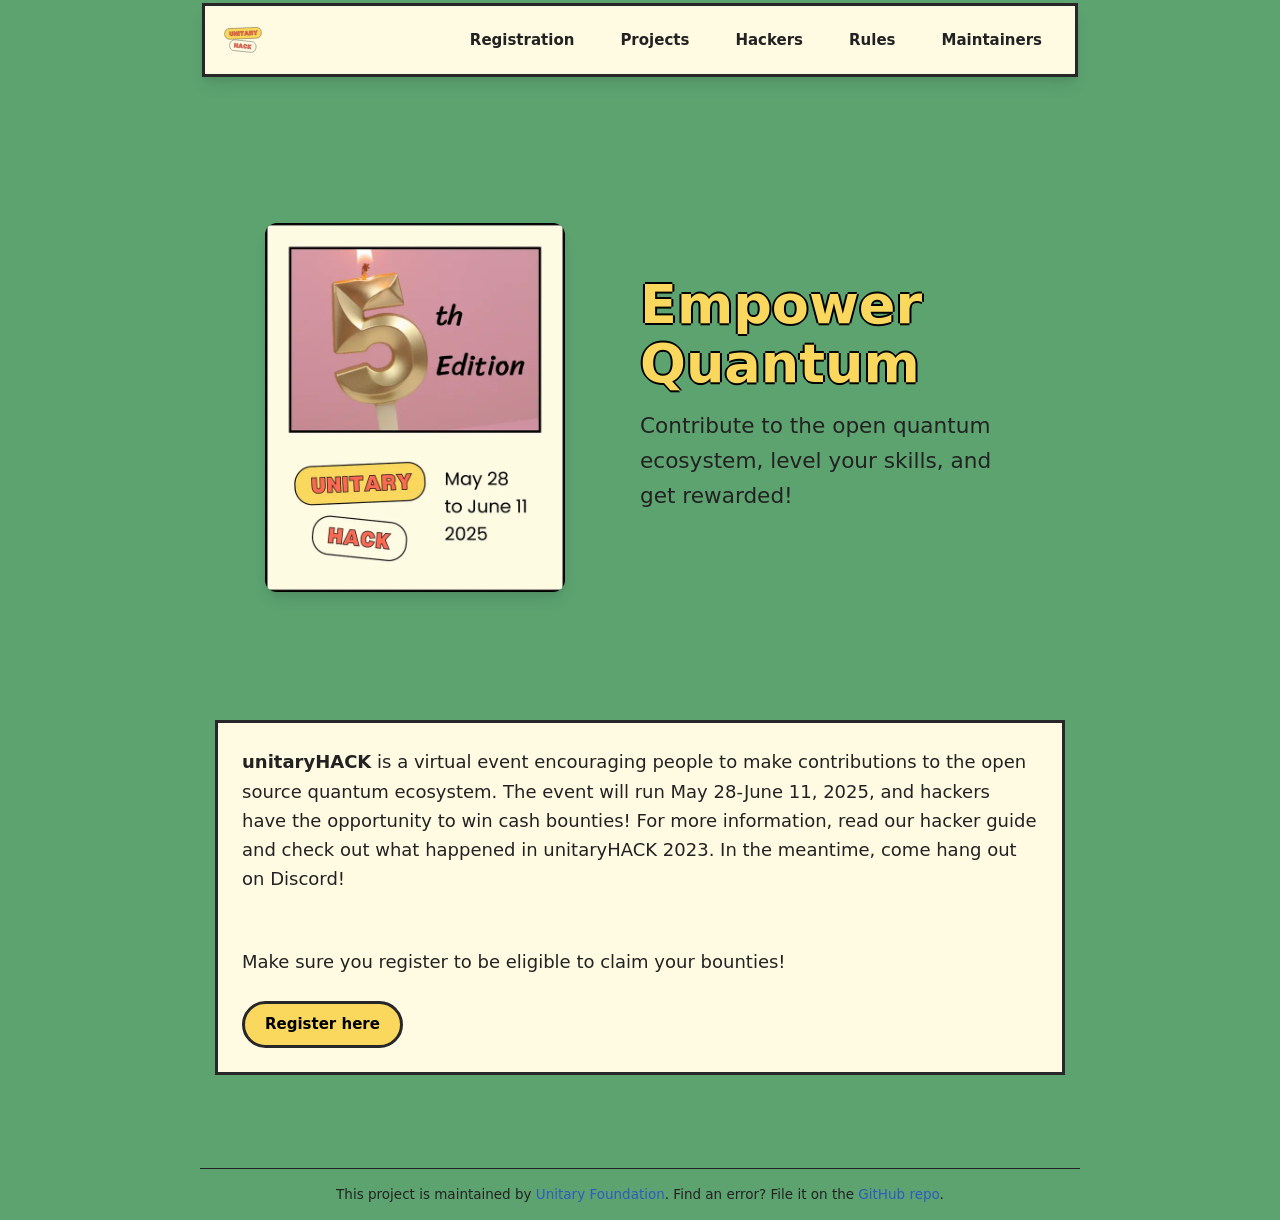
<file: index.html>
<!doctype html><html data-enable-theme-switch="true" data-use-system-theme="false" data-default-theme="light" data-current="home" lang="en"><head><meta charset="utf-8"><meta name="viewport" content="width=device-width,initial-scale=1"><title>unitaryHACK 2025</title><meta name="description" content="An open source hackathon for the quantum technology community."><link rel="dns-prefetch" href="https://identity.netlify.com"><script async src="https://identity.netlify.com/v1/netlify-identity-widget.js"></script><link rel="preconnect" href="https://fonts.googleapis.com"><link rel="preconnect" href="https://fonts.gstatic.com" crossorigin><link rel="stylesheet" href="/assets/css/main.css"><script>// Initialize theme
    // Must run before page rendering to prevent flash
    const themeConfig = document.documentElement.dataset;
    const theme = localStorage.getItem('theme');

    if (theme) {
      themeConfig.theme = theme;
    } else {
      const defaultTheme = themeConfig.defaultTheme;
      const useSystemTheme = themeConfig.useSystemTheme === 'true';
      const prefersDark = window.matchMedia && window.matchMedia('(prefers-color-scheme: dark)').matches;

      themeConfig.theme = (useSystemTheme && prefersDark) ? 'dark' : defaultTheme;
    }</script><script defer="defer" src="/assets/js/main.bundle.js"></script></head><body><div class="wrapper-bg-wrapper"><div class="wrapper-bg"></div></div><header class="site-header"><div class="site-header__container"><span class="site-header__logo-container"><a class="site-header__logo" href="/" aria-label="Logo"><svg width="40" height="40" viewBox="0 0 40 40" fill="none" xmlns="http://www.w3.org/2000/svg"><rect x="1.45123" y="8.75376" width="36.6694" height="10.7585" rx="4.85" transform="rotate(-2.4644 1.45123 8.75376)" fill="#FAD85E" stroke="black" stroke-width="0.3"/><rect x="7.22567" y="19.4028" width="26.4961" height="10.7585" rx="4.85" transform="rotate(5.87081 7.22567 19.4028)" fill="#FFFBE3" stroke="black" stroke-width="0.3"/><path d="M6.33594 11.7336L7.74831 11.6732L7.84971 14.0682C7.85937 14.3241 7.90886 14.5197 7.9994 14.6549C8.08933 14.7901 8.21306 14.8547 8.3712 14.848C8.5221 14.842 8.63497 14.7678 8.70921 14.6259C8.78465 14.4847 8.81785 14.2855 8.80819 14.0296L8.70679 11.6346L10.1264 11.5742L10.2278 13.9692C10.255 14.6132 10.1101 15.1196 9.79323 15.4878C9.47756 15.8566 9.01703 16.054 8.41225 16.0793C7.80867 16.1047 7.33546 15.9477 6.99263 15.6061C6.6498 15.2651 6.4645 14.7726 6.43734 14.1286L6.33594 11.7336Z" fill="#FF6953"/><path d="M10.8768 15.9044L10.6934 11.5393L11.886 11.4886L13.1487 13.4611L13.0642 11.45L14.4838 11.3896L14.6673 15.7451L13.4746 15.7861L12.2047 13.8233L12.2892 15.8441L10.8768 15.9044Z" fill="#FF6953"/><path d="M16.4632 11.3047L16.6466 15.6601L15.2343 15.7205L15.0508 11.365L16.4632 11.3047Z" fill="#FF6953"/><path d="M20.8368 12.3379L19.6538 12.3886L19.7866 15.5272L18.3742 15.5876L18.2414 12.449L17.0487 12.4997L16.998 11.2829L20.7861 11.1211L20.8368 12.3379Z" fill="#FF6953"/><path d="M24.333 14.6995L22.8676 14.7623L22.6599 15.4093L21.291 15.4672L22.7372 11.0418L24.1665 10.9814L25.9627 15.2693L24.5866 15.3272L24.333 14.6995ZM23.9057 13.6734L23.5146 12.4928L23.208 13.7024L23.9057 13.6734Z" fill="#FF6953"/><path d="M29.5185 13.2335C29.842 13.4701 30.0146 13.8528 30.0376 14.3803L30.0665 15.095L28.7773 15.1505L28.7387 14.2524C28.7224 13.8697 28.5335 13.6536 28.1713 13.6053L27.6498 13.6271L27.715 15.194L26.3026 15.2543L26.1191 10.8989L28.42 10.8023C28.8962 10.7818 29.268 10.8862 29.5354 11.1162C29.804 11.3449 29.9482 11.6836 29.9676 12.1326C29.9881 12.6203 29.8384 12.9873 29.5185 13.2335ZM28.3017 12.5503C28.5799 12.5394 28.7151 12.426 28.7073 12.2099C28.6976 11.9896 28.5534 11.8852 28.2751 11.896L27.5774 11.925L27.6039 12.5793L28.3017 12.5503Z" fill="#FF6953"/><path d="M34.5184 10.5459L33.1978 13.1847L33.2726 14.9617L31.8506 15.0196L31.7757 13.2427L30.2402 10.7246L31.7299 10.6618L32.4348 12.0452L33.0288 10.6087L34.5184 10.5459Z" fill="#FF6953"/><path d="M6.33276 11.7309L7.74453 11.6711L7.84593 14.0673C7.8568 14.3239 7.90689 14.52 7.99743 14.6564C8.08797 14.7922 8.2111 14.8562 8.36803 14.8496C8.51892 14.8435 8.63239 14.7693 8.70784 14.6268C8.78329 14.4832 8.81588 14.2834 8.80502 14.0269L8.70362 11.6307L10.1232 11.5709L10.2246 13.9671C10.2518 14.6124 10.1069 15.1194 9.79006 15.4882C9.47438 15.8563 9.01506 16.0537 8.41088 16.0791C7.8067 16.1044 7.33229 15.9469 6.98885 15.6065C6.64602 15.2654 6.46072 14.7729 6.43356 14.1271L6.33276 11.7309ZM10.8741 15.9046L10.69 11.5377L11.8845 11.4876L13.1466 13.4601L13.0614 11.4466L14.4811 11.3868L14.6645 15.7447L13.4713 15.7863L12.2007 13.8229L12.2858 15.8455L10.8741 15.9046ZM16.4596 11.3029L16.6437 15.6614L15.2313 15.7211L15.0478 11.3627L16.4596 11.3029ZM20.8428 12.3405L19.6567 12.3906L19.7895 15.5286L18.3772 15.5883L18.245 12.4497L17.0517 12.5004L17.0004 11.2806L20.7909 11.1207L20.8428 12.3405ZM24.3302 14.6999L22.866 14.7614L22.6577 15.4073L21.2888 15.4652L22.7344 11.0386L24.1643 10.9782L25.9593 15.2685L24.5831 15.3264L24.3302 14.6999ZM23.9017 13.6702L23.5118 12.4902L23.2046 13.6998L23.9017 13.6702ZM29.515 13.232C29.8391 13.4692 30.0123 13.8519 30.0347 14.38L30.0648 15.0946L28.775 15.1495L28.737 14.2514C28.7207 13.8682 28.5311 13.6521 28.1684 13.6038L27.6451 13.6255L27.7115 15.1942L26.2997 15.254L26.1156 10.8955L28.4171 10.7984C28.8933 10.7784 29.2657 10.8835 29.5343 11.114C29.8029 11.3446 29.9465 11.6832 29.9652 12.1311C29.9858 12.6187 29.8355 12.9857 29.515 13.232ZM28.2982 12.5505C28.577 12.5391 28.7122 12.4256 28.7032 12.2101C28.6941 11.9892 28.5499 11.8854 28.2704 11.8969L27.5739 11.9264L27.601 12.5801L28.2982 12.5505ZM34.5168 10.5412L33.1968 13.1813L33.2722 14.9594L31.8514 15.0198L31.776 13.241L30.2375 10.7217L31.7283 10.6589L32.4327 12.0435L33.0272 10.604L34.5168 10.5412Z" stroke="black" stroke-width="0.171756"/><path d="M15.2098 23.3949L14.7486 27.731L13.3339 27.5789L13.5004 26.0193L12.5468 25.9203L12.3802 27.4799L10.9727 27.3302L11.4338 22.9941L12.8413 23.1438L12.6747 24.7035L13.6284 24.8025L13.795 23.2428L15.2098 23.3949Z" fill="#FF6953"/><path d="M18.2096 27.4558L16.7514 27.3013L16.452 27.9121L15.0879 27.7672L17.1714 23.6025L18.5935 23.7546L19.7379 28.2597L18.3665 28.1149L18.2096 27.4558ZM17.9392 26.3766L17.7243 25.1525L17.2439 26.3042L17.9392 26.3766Z" fill="#FF6953"/><path d="M22.7154 26.7436C22.6043 27.177 22.4015 27.378 22.107 27.3472C21.9265 27.3279 21.7955 27.2253 21.7134 27.0382C21.6313 26.8498 21.6072 26.5939 21.641 26.2704C21.676 25.9408 21.7533 25.6928 21.8728 25.5268C21.9935 25.3614 22.1438 25.2878 22.3243 25.3071C22.4558 25.3204 22.5633 25.3904 22.6454 25.5171C22.7287 25.6445 22.7769 25.8165 22.7902 26.0338L24.1736 25.959C24.1217 25.4169 23.9467 24.9836 23.6473 24.6601C23.3479 24.3353 22.9459 24.1458 22.4426 24.0927C21.8179 24.0269 21.3157 24.1699 20.936 24.5224C20.5576 24.8737 20.33 25.4073 20.2528 26.1231C20.1785 26.8347 20.2896 27.4039 20.586 27.83C20.8817 28.2568 21.3422 28.5024 21.9669 28.5688C22.4703 28.6219 22.9025 28.5205 23.2634 28.2646C23.6256 28.0075 23.8875 27.6212 24.0505 27.1058L22.7154 26.7436Z" fill="#FF6953"/><path d="M26.7422 29.0057L26.1627 27.6005L25.9044 27.9096L25.7982 28.9067L24.3906 28.757L24.8518 24.4209L26.2593 24.5706L26.112 25.9492L27.2299 24.672L28.6422 24.8241L27.1212 26.5286L28.2077 29.1626L26.7422 29.0057Z" fill="#FF6953"/><path d="M15.2069 23.3929L14.7458 27.7308L13.3328 27.5805L13.4988 26.0191L12.5446 25.9177L12.3786 27.4791L10.9728 27.3294L11.434 22.9921L12.8397 23.1412L12.6731 24.7039L13.628 24.8053L13.794 23.2426L15.2069 23.3929ZM18.2055 27.458L16.7485 27.3035L16.4467 27.9113L15.0844 27.7664L17.1674 23.6011L18.5906 23.7526L19.7338 28.2607L18.3637 28.1153L18.2055 27.458ZM17.9339 26.377L17.7221 25.1523L17.2398 26.3033L17.9339 26.377ZM22.7106 26.7439C22.6008 27.1767 22.398 27.3777 22.1022 27.3463C21.9236 27.327 21.7926 27.2244 21.7093 27.0379C21.6272 26.8502 21.6037 26.5943 21.6381 26.2701C21.6731 25.9406 21.7503 25.6937 21.8698 25.5283C21.9906 25.3624 22.1402 25.2887 22.3189 25.308C22.4523 25.3219 22.5603 25.3919 22.643 25.5175C22.7269 25.6436 22.7746 25.815 22.7861 26.0323L24.1719 25.9605C24.1182 25.4173 23.9419 24.9833 23.6432 24.6586C23.3444 24.3339 22.9442 24.1449 22.4408 24.0912C21.8161 24.0248 21.3139 24.1679 20.9337 24.5204C20.5546 24.8716 20.3265 25.4058 20.2504 26.1223C20.175 26.8339 20.2855 27.4031 20.5818 27.8292C20.8794 28.2559 21.3405 28.5022 21.9652 28.5686C22.468 28.6217 22.8995 28.5203 23.2599 28.2638C23.6208 28.0066 23.884 27.6203 24.05 27.1049L22.7106 26.7439ZM26.7425 29.0062L26.1631 27.6028L25.903 27.9076L25.7967 28.9054L24.3916 28.7557L24.8527 24.4184L26.2579 24.568L26.1112 25.9478L27.229 24.6713L28.6432 24.8216L27.1198 26.5291L28.2086 29.1619L26.7425 29.0062Z" stroke="black" stroke-width="0.171756"/></svg> </a></span><button class="site-header__mobile-nav" data-drawer-trigger="" aria-controls="drawer-name" aria-expanded="false"><span class="site-header__mobile-nav-label">Menu</span> <svg width="226" height="187" viewBox="0 0 226 187" fill="none" xmlns="http://www.w3.org/2000/svg"><path d="M0 0H225.311V22.8494H0V0Z" fill="currentColor"/><path d="M0 81.872H225.311V104.721H0V81.872Z" fill="currentColor"/><path d="M0 163.744H225.311V186.593H0V163.744Z" fill="currentColor"/></svg></button><nav class="site-header__nav"><ul class="site-header__items"><li class="site-header__item"><a class="site-header__link" href="/register/">Registration</a></li><li class="site-header__item"><a class="site-header__link" href="/projects/">Projects</a></li><li class="site-header__item"><a class="site-header__link" href="/hacker-guide/">Hackers</a></li><li class="site-header__item"><a class="site-header__link" href="/rules/">Rules</a></li><li class="site-header__item"><a class="site-header__link" href="/project-guide/">Maintainers</a></li></ul></nav></div></header><section class="drawer" id="drawer-name" data-drawer-target><div class="drawer__overlay" data-drawer-close tabindex="-1"></div><div class="drawer__wrapper"><div class="drawer__header"><button class="drawer__close" data-drawer-close aria-label="Close Drawer"><svg width="45" height="45" viewBox="0 0 45 45" fill="none" xmlns="http://www.w3.org/2000/svg"><path fill-rule="evenodd" clip-rule="evenodd" d="M0 3.84294L3.84294 0L22.4996 18.7131L41.2127 0L45 3.84294L26.3425 22.4996L45 41.2127L41.2127 45L22.4996 26.3425L3.84294 45L0 41.2127L18.7131 22.4996L0 3.84294Z" fill="currentColor"/></svg></button></div><div class="drawer__content"><ul class="drawer__nav"><li class="drawer__nav-item"><a href="/" aria-current data-current="current item">Home</a></li><li class="drawer__nav-item"><a href="/register/">Registration</a></li><li class="drawer__nav-item"><a href="/projects/">Projects</a></li><li class="drawer__nav-item"><a href="/hacker-guide/">Hackers</a></li><li class="drawer__nav-item"><a href="/rules/">Rules</a></li><li class="drawer__nav-item"><a href="/project-guide/">Maintainers</a></li></ul></div></div></section><main><div class="home-page"><div class="hero"><div class="hero__col"><picture><source type="image/webp" srcset="/assets/img/4abMeLA78_-25.webp 25w, /assets/img/4abMeLA78_-320.webp 320w, /assets/img/4abMeLA78_-640.webp 640w" sizes="(min-width: 1024px) 50vw, 100vw"><source type="image/jpeg" srcset="/assets/img/4abMeLA78_-25.jpeg 25w, /assets/img/4abMeLA78_-320.jpeg 320w, /assets/img/4abMeLA78_-640.jpeg 640w" sizes="(min-width: 1024px) 50vw, 100vw"><img class="hero__image shadow" alt="unitaryHACK logo" loading="eager" decoding="async" src="/assets/img/4abMeLA78_-25.jpeg" width="640" height="788"></picture></div><div class="hero__col"><h1 class="hero__title">Empower Quantum</h1><div class="hero__body"><p>Contribute to the open quantum ecosystem, level your skills, and get rewarded!</p></div></div></div><div class="uhack"><p><b>unitaryHACK</b> is a virtual event encouraging people to make contributions to the open source quantum ecosystem. The event will run May 28-June 11, 2025, and hackers have the opportunity to win cash bounties! For more information, read our hacker guide and check out what happened in unitaryHACK 2023. In the meantime, come hang out on Discord!</p><br><p>Make sure you register to be eligible to claim your bounties!</p><a href="/register" class="button-reg">Register here</a></div></div></main><footer class="site-footer"><small>This project is maintained by <a href="https://unitary.foundation">Unitary Foundation</a>. Find an error? File it on the <a href="https://github.com/unitaryfund/unitaryhack">GitHub repo</a>.</small></footer></body></html>
</file>
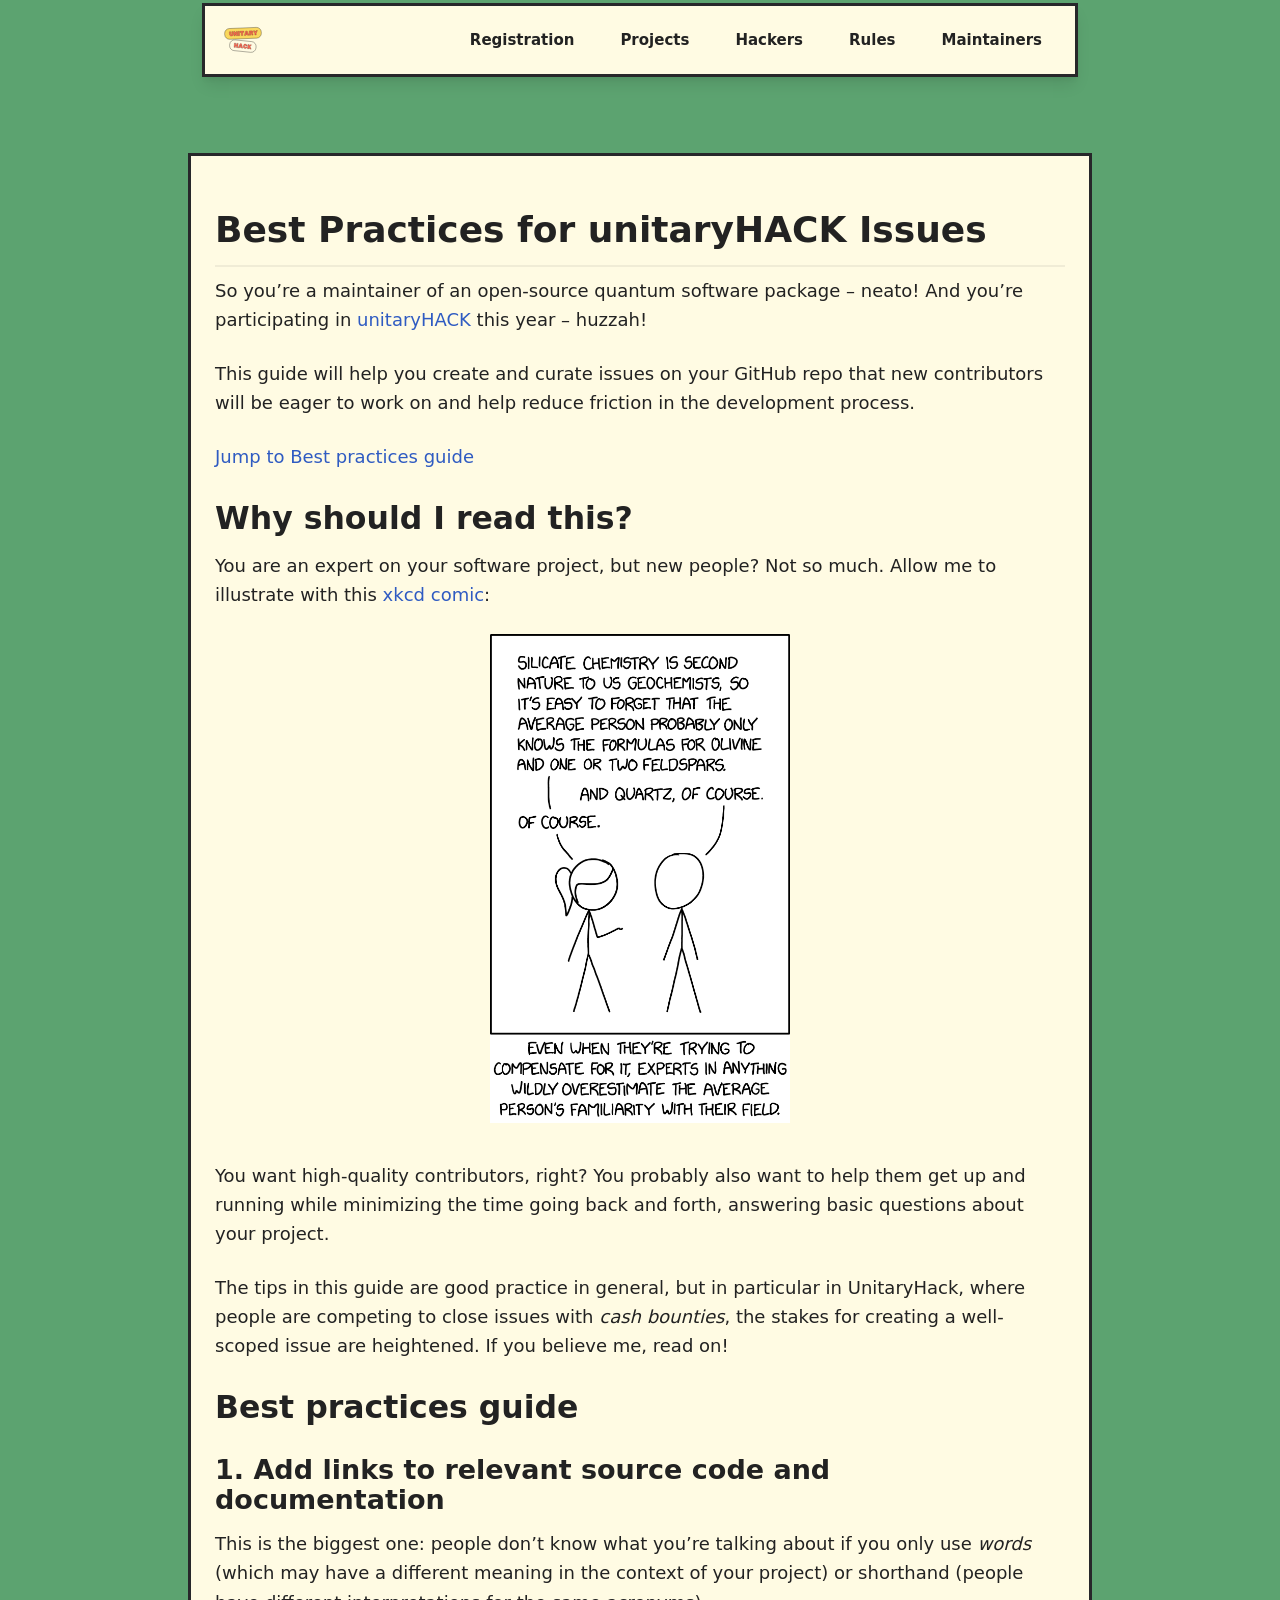
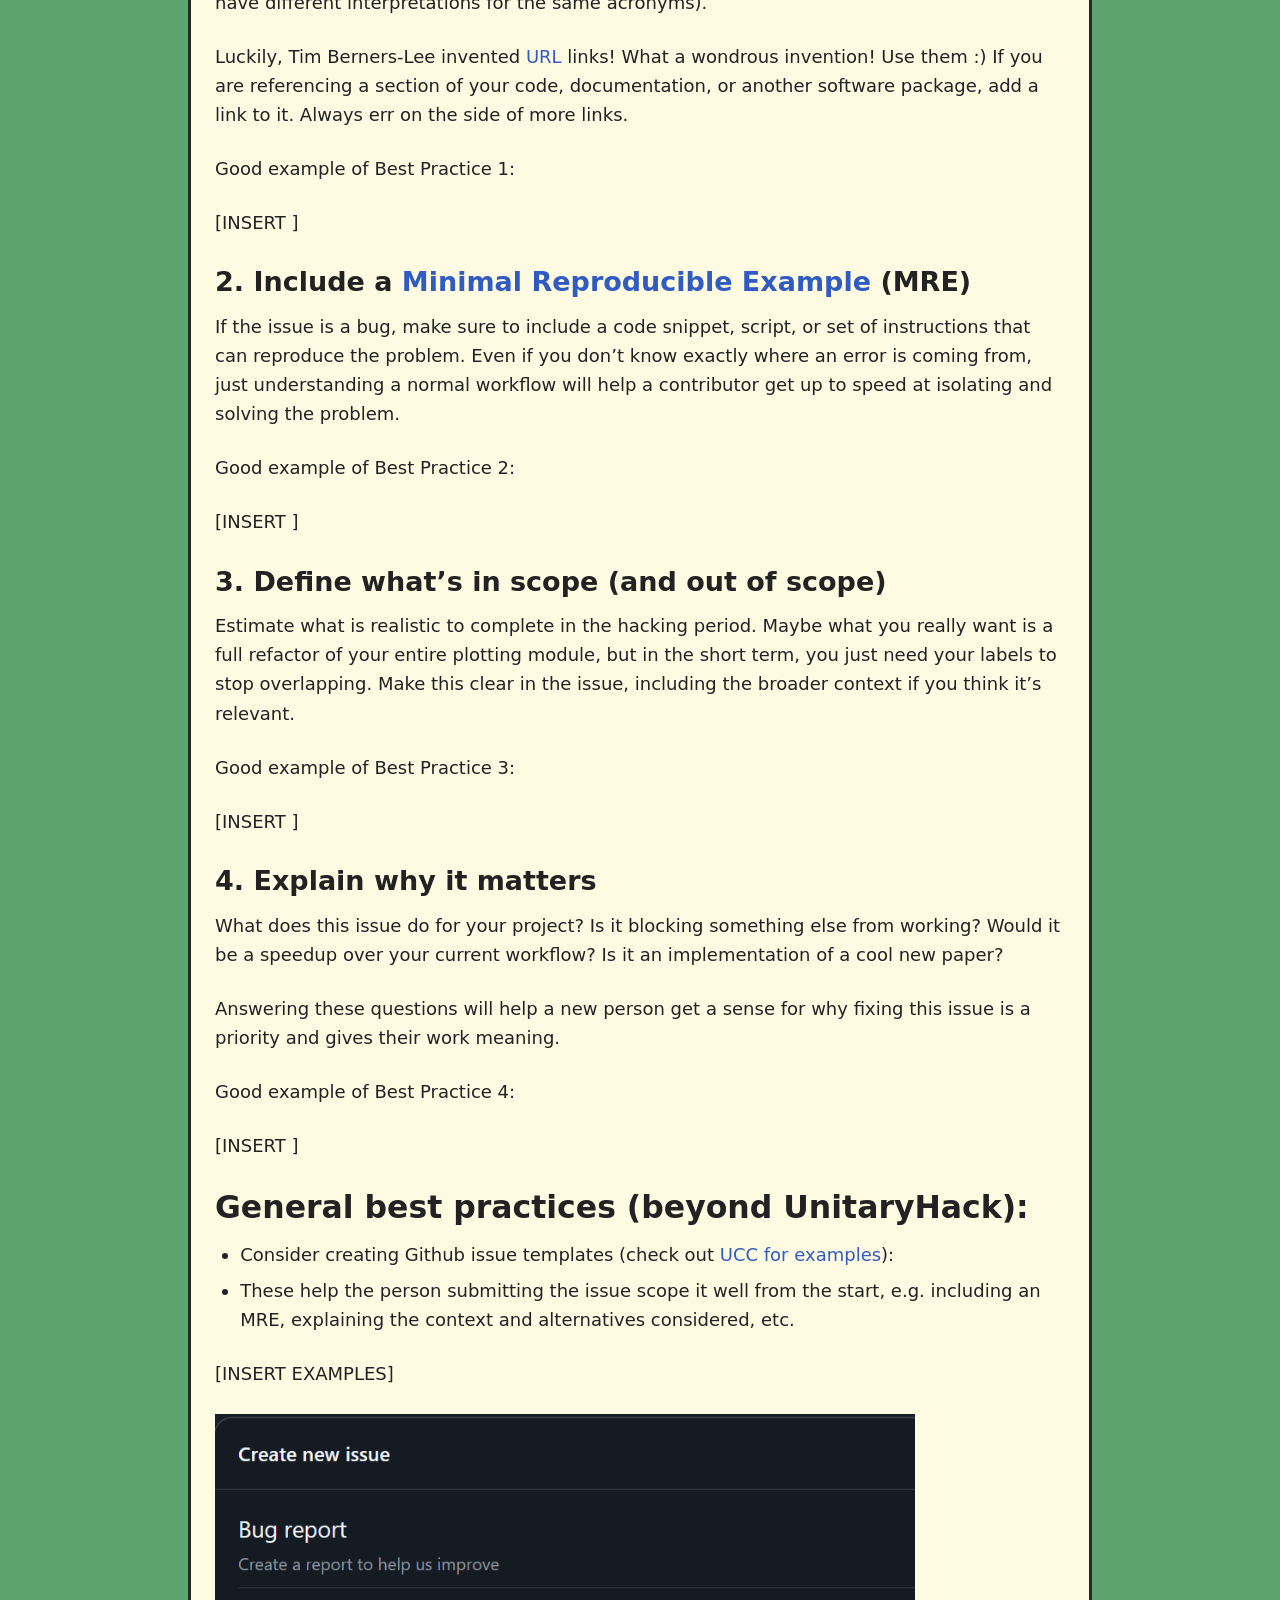
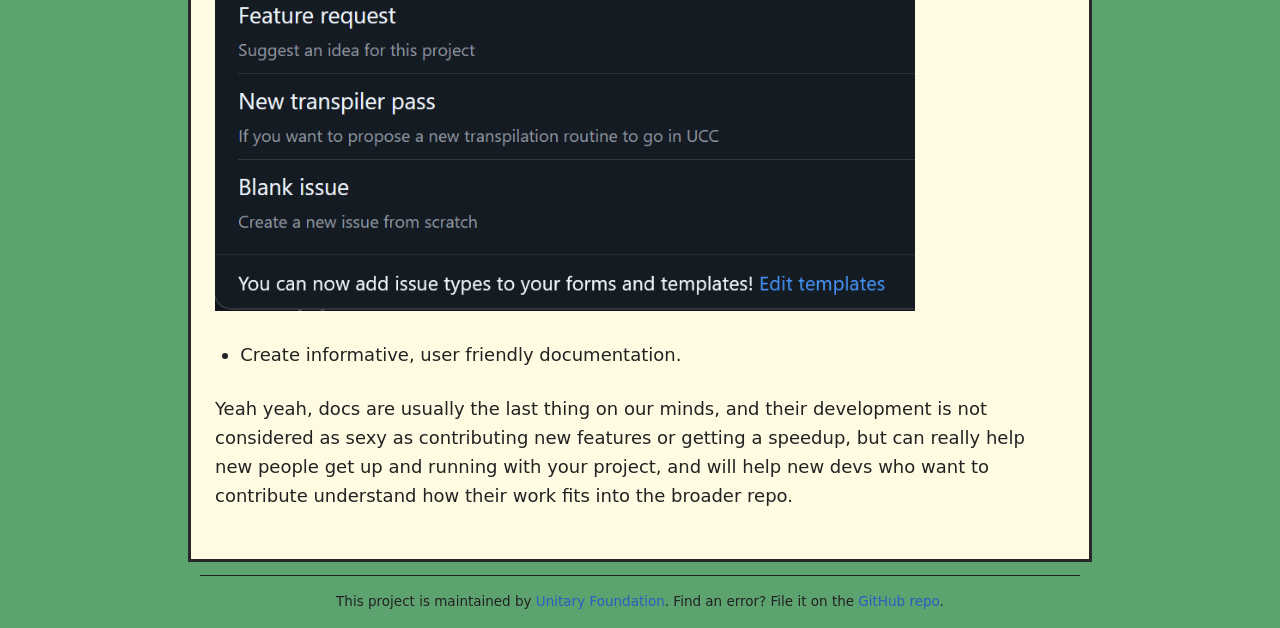
<file: best-practices/index.html>
<!doctype html><html data-enable-theme-switch="true" data-use-system-theme="false" data-default-theme="light" data-current="page" lang="en"><head><meta charset="utf-8"><meta name="viewport" content="width=device-width,initial-scale=1"><title>Best Practices for unitaryHACK Issues</title><meta name="description" content="Best Practices for unitaryHACK Issues"><link rel="dns-prefetch" href="https://identity.netlify.com"><script async src="https://identity.netlify.com/v1/netlify-identity-widget.js"></script><link rel="preconnect" href="https://fonts.googleapis.com"><link rel="preconnect" href="https://fonts.gstatic.com" crossorigin><link rel="stylesheet" href="/assets/css/main.css"><script>// Initialize theme
    // Must run before page rendering to prevent flash
    const themeConfig = document.documentElement.dataset;
    const theme = localStorage.getItem('theme');

    if (theme) {
      themeConfig.theme = theme;
    } else {
      const defaultTheme = themeConfig.defaultTheme;
      const useSystemTheme = themeConfig.useSystemTheme === 'true';
      const prefersDark = window.matchMedia && window.matchMedia('(prefers-color-scheme: dark)').matches;

      themeConfig.theme = (useSystemTheme && prefersDark) ? 'dark' : defaultTheme;
    }</script><script defer="defer" src="/assets/js/main.bundle.js"></script></head><body><div class="wrapper-bg-wrapper"><div class="wrapper-bg"></div></div><header class="site-header"><div class="site-header__container"><span class="site-header__logo-container"><a class="site-header__logo" href="/" aria-label="Logo"><svg width="40" height="40" viewBox="0 0 40 40" fill="none" xmlns="http://www.w3.org/2000/svg"><rect x="1.45123" y="8.75376" width="36.6694" height="10.7585" rx="4.85" transform="rotate(-2.4644 1.45123 8.75376)" fill="#FAD85E" stroke="black" stroke-width="0.3"/><rect x="7.22567" y="19.4028" width="26.4961" height="10.7585" rx="4.85" transform="rotate(5.87081 7.22567 19.4028)" fill="#FFFBE3" stroke="black" stroke-width="0.3"/><path d="M6.33594 11.7336L7.74831 11.6732L7.84971 14.0682C7.85937 14.3241 7.90886 14.5197 7.9994 14.6549C8.08933 14.7901 8.21306 14.8547 8.3712 14.848C8.5221 14.842 8.63497 14.7678 8.70921 14.6259C8.78465 14.4847 8.81785 14.2855 8.80819 14.0296L8.70679 11.6346L10.1264 11.5742L10.2278 13.9692C10.255 14.6132 10.1101 15.1196 9.79323 15.4878C9.47756 15.8566 9.01703 16.054 8.41225 16.0793C7.80867 16.1047 7.33546 15.9477 6.99263 15.6061C6.6498 15.2651 6.4645 14.7726 6.43734 14.1286L6.33594 11.7336Z" fill="#FF6953"/><path d="M10.8768 15.9044L10.6934 11.5393L11.886 11.4886L13.1487 13.4611L13.0642 11.45L14.4838 11.3896L14.6673 15.7451L13.4746 15.7861L12.2047 13.8233L12.2892 15.8441L10.8768 15.9044Z" fill="#FF6953"/><path d="M16.4632 11.3047L16.6466 15.6601L15.2343 15.7205L15.0508 11.365L16.4632 11.3047Z" fill="#FF6953"/><path d="M20.8368 12.3379L19.6538 12.3886L19.7866 15.5272L18.3742 15.5876L18.2414 12.449L17.0487 12.4997L16.998 11.2829L20.7861 11.1211L20.8368 12.3379Z" fill="#FF6953"/><path d="M24.333 14.6995L22.8676 14.7623L22.6599 15.4093L21.291 15.4672L22.7372 11.0418L24.1665 10.9814L25.9627 15.2693L24.5866 15.3272L24.333 14.6995ZM23.9057 13.6734L23.5146 12.4928L23.208 13.7024L23.9057 13.6734Z" fill="#FF6953"/><path d="M29.5185 13.2335C29.842 13.4701 30.0146 13.8528 30.0376 14.3803L30.0665 15.095L28.7773 15.1505L28.7387 14.2524C28.7224 13.8697 28.5335 13.6536 28.1713 13.6053L27.6498 13.6271L27.715 15.194L26.3026 15.2543L26.1191 10.8989L28.42 10.8023C28.8962 10.7818 29.268 10.8862 29.5354 11.1162C29.804 11.3449 29.9482 11.6836 29.9676 12.1326C29.9881 12.6203 29.8384 12.9873 29.5185 13.2335ZM28.3017 12.5503C28.5799 12.5394 28.7151 12.426 28.7073 12.2099C28.6976 11.9896 28.5534 11.8852 28.2751 11.896L27.5774 11.925L27.6039 12.5793L28.3017 12.5503Z" fill="#FF6953"/><path d="M34.5184 10.5459L33.1978 13.1847L33.2726 14.9617L31.8506 15.0196L31.7757 13.2427L30.2402 10.7246L31.7299 10.6618L32.4348 12.0452L33.0288 10.6087L34.5184 10.5459Z" fill="#FF6953"/><path d="M6.33276 11.7309L7.74453 11.6711L7.84593 14.0673C7.8568 14.3239 7.90689 14.52 7.99743 14.6564C8.08797 14.7922 8.2111 14.8562 8.36803 14.8496C8.51892 14.8435 8.63239 14.7693 8.70784 14.6268C8.78329 14.4832 8.81588 14.2834 8.80502 14.0269L8.70362 11.6307L10.1232 11.5709L10.2246 13.9671C10.2518 14.6124 10.1069 15.1194 9.79006 15.4882C9.47438 15.8563 9.01506 16.0537 8.41088 16.0791C7.8067 16.1044 7.33229 15.9469 6.98885 15.6065C6.64602 15.2654 6.46072 14.7729 6.43356 14.1271L6.33276 11.7309ZM10.8741 15.9046L10.69 11.5377L11.8845 11.4876L13.1466 13.4601L13.0614 11.4466L14.4811 11.3868L14.6645 15.7447L13.4713 15.7863L12.2007 13.8229L12.2858 15.8455L10.8741 15.9046ZM16.4596 11.3029L16.6437 15.6614L15.2313 15.7211L15.0478 11.3627L16.4596 11.3029ZM20.8428 12.3405L19.6567 12.3906L19.7895 15.5286L18.3772 15.5883L18.245 12.4497L17.0517 12.5004L17.0004 11.2806L20.7909 11.1207L20.8428 12.3405ZM24.3302 14.6999L22.866 14.7614L22.6577 15.4073L21.2888 15.4652L22.7344 11.0386L24.1643 10.9782L25.9593 15.2685L24.5831 15.3264L24.3302 14.6999ZM23.9017 13.6702L23.5118 12.4902L23.2046 13.6998L23.9017 13.6702ZM29.515 13.232C29.8391 13.4692 30.0123 13.8519 30.0347 14.38L30.0648 15.0946L28.775 15.1495L28.737 14.2514C28.7207 13.8682 28.5311 13.6521 28.1684 13.6038L27.6451 13.6255L27.7115 15.1942L26.2997 15.254L26.1156 10.8955L28.4171 10.7984C28.8933 10.7784 29.2657 10.8835 29.5343 11.114C29.8029 11.3446 29.9465 11.6832 29.9652 12.1311C29.9858 12.6187 29.8355 12.9857 29.515 13.232ZM28.2982 12.5505C28.577 12.5391 28.7122 12.4256 28.7032 12.2101C28.6941 11.9892 28.5499 11.8854 28.2704 11.8969L27.5739 11.9264L27.601 12.5801L28.2982 12.5505ZM34.5168 10.5412L33.1968 13.1813L33.2722 14.9594L31.8514 15.0198L31.776 13.241L30.2375 10.7217L31.7283 10.6589L32.4327 12.0435L33.0272 10.604L34.5168 10.5412Z" stroke="black" stroke-width="0.171756"/><path d="M15.2098 23.3949L14.7486 27.731L13.3339 27.5789L13.5004 26.0193L12.5468 25.9203L12.3802 27.4799L10.9727 27.3302L11.4338 22.9941L12.8413 23.1438L12.6747 24.7035L13.6284 24.8025L13.795 23.2428L15.2098 23.3949Z" fill="#FF6953"/><path d="M18.2096 27.4558L16.7514 27.3013L16.452 27.9121L15.0879 27.7672L17.1714 23.6025L18.5935 23.7546L19.7379 28.2597L18.3665 28.1149L18.2096 27.4558ZM17.9392 26.3766L17.7243 25.1525L17.2439 26.3042L17.9392 26.3766Z" fill="#FF6953"/><path d="M22.7154 26.7436C22.6043 27.177 22.4015 27.378 22.107 27.3472C21.9265 27.3279 21.7955 27.2253 21.7134 27.0382C21.6313 26.8498 21.6072 26.5939 21.641 26.2704C21.676 25.9408 21.7533 25.6928 21.8728 25.5268C21.9935 25.3614 22.1438 25.2878 22.3243 25.3071C22.4558 25.3204 22.5633 25.3904 22.6454 25.5171C22.7287 25.6445 22.7769 25.8165 22.7902 26.0338L24.1736 25.959C24.1217 25.4169 23.9467 24.9836 23.6473 24.6601C23.3479 24.3353 22.9459 24.1458 22.4426 24.0927C21.8179 24.0269 21.3157 24.1699 20.936 24.5224C20.5576 24.8737 20.33 25.4073 20.2528 26.1231C20.1785 26.8347 20.2896 27.4039 20.586 27.83C20.8817 28.2568 21.3422 28.5024 21.9669 28.5688C22.4703 28.6219 22.9025 28.5205 23.2634 28.2646C23.6256 28.0075 23.8875 27.6212 24.0505 27.1058L22.7154 26.7436Z" fill="#FF6953"/><path d="M26.7422 29.0057L26.1627 27.6005L25.9044 27.9096L25.7982 28.9067L24.3906 28.757L24.8518 24.4209L26.2593 24.5706L26.112 25.9492L27.2299 24.672L28.6422 24.8241L27.1212 26.5286L28.2077 29.1626L26.7422 29.0057Z" fill="#FF6953"/><path d="M15.2069 23.3929L14.7458 27.7308L13.3328 27.5805L13.4988 26.0191L12.5446 25.9177L12.3786 27.4791L10.9728 27.3294L11.434 22.9921L12.8397 23.1412L12.6731 24.7039L13.628 24.8053L13.794 23.2426L15.2069 23.3929ZM18.2055 27.458L16.7485 27.3035L16.4467 27.9113L15.0844 27.7664L17.1674 23.6011L18.5906 23.7526L19.7338 28.2607L18.3637 28.1153L18.2055 27.458ZM17.9339 26.377L17.7221 25.1523L17.2398 26.3033L17.9339 26.377ZM22.7106 26.7439C22.6008 27.1767 22.398 27.3777 22.1022 27.3463C21.9236 27.327 21.7926 27.2244 21.7093 27.0379C21.6272 26.8502 21.6037 26.5943 21.6381 26.2701C21.6731 25.9406 21.7503 25.6937 21.8698 25.5283C21.9906 25.3624 22.1402 25.2887 22.3189 25.308C22.4523 25.3219 22.5603 25.3919 22.643 25.5175C22.7269 25.6436 22.7746 25.815 22.7861 26.0323L24.1719 25.9605C24.1182 25.4173 23.9419 24.9833 23.6432 24.6586C23.3444 24.3339 22.9442 24.1449 22.4408 24.0912C21.8161 24.0248 21.3139 24.1679 20.9337 24.5204C20.5546 24.8716 20.3265 25.4058 20.2504 26.1223C20.175 26.8339 20.2855 27.4031 20.5818 27.8292C20.8794 28.2559 21.3405 28.5022 21.9652 28.5686C22.468 28.6217 22.8995 28.5203 23.2599 28.2638C23.6208 28.0066 23.884 27.6203 24.05 27.1049L22.7106 26.7439ZM26.7425 29.0062L26.1631 27.6028L25.903 27.9076L25.7967 28.9054L24.3916 28.7557L24.8527 24.4184L26.2579 24.568L26.1112 25.9478L27.229 24.6713L28.6432 24.8216L27.1198 26.5291L28.2086 29.1619L26.7425 29.0062Z" stroke="black" stroke-width="0.171756"/></svg> </a></span><button class="site-header__mobile-nav" data-drawer-trigger="" aria-controls="drawer-name" aria-expanded="false"><span class="site-header__mobile-nav-label">Menu</span> <svg width="226" height="187" viewBox="0 0 226 187" fill="none" xmlns="http://www.w3.org/2000/svg"><path d="M0 0H225.311V22.8494H0V0Z" fill="currentColor"/><path d="M0 81.872H225.311V104.721H0V81.872Z" fill="currentColor"/><path d="M0 163.744H225.311V186.593H0V163.744Z" fill="currentColor"/></svg></button><nav class="site-header__nav"><ul class="site-header__items"><li class="site-header__item"><a class="site-header__link" href="/register/">Registration</a></li><li class="site-header__item"><a class="site-header__link" href="/projects/">Projects</a></li><li class="site-header__item"><a class="site-header__link" href="/hacker-guide/">Hackers</a></li><li class="site-header__item"><a class="site-header__link" href="/rules/">Rules</a></li><li class="site-header__item"><a class="site-header__link" href="/project-guide/">Maintainers</a></li></ul></nav></div></header><section class="drawer" id="drawer-name" data-drawer-target><div class="drawer__overlay" data-drawer-close tabindex="-1"></div><div class="drawer__wrapper"><div class="drawer__header"><button class="drawer__close" data-drawer-close aria-label="Close Drawer"><svg width="45" height="45" viewBox="0 0 45 45" fill="none" xmlns="http://www.w3.org/2000/svg"><path fill-rule="evenodd" clip-rule="evenodd" d="M0 3.84294L3.84294 0L22.4996 18.7131L41.2127 0L45 3.84294L26.3425 22.4996L45 41.2127L41.2127 45L22.4996 26.3425L3.84294 45L0 41.2127L18.7131 22.4996L0 3.84294Z" fill="currentColor"/></svg></button></div><div class="drawer__content"><ul class="drawer__nav"><li class="drawer__nav-item"><a href="/">Home</a></li><li class="drawer__nav-item"><a href="/register/">Registration</a></li><li class="drawer__nav-item"><a href="/projects/">Projects</a></li><li class="drawer__nav-item"><a href="/hacker-guide/">Hackers</a></li><li class="drawer__nav-item"><a href="/rules/">Rules</a></li><li class="drawer__nav-item"><a href="/project-guide/">Maintainers</a></li></ul></div></div></section><main><div class="page-container"><h1>Best Practices for unitaryHACK Issues</h1><hr><p>So you’re a maintainer of an open-source quantum software package – neato! And you’re participating in <a href="https://unitaryhack.dev/">unitaryHACK</a> this year – huzzah!</p><p>This guide will help you create and curate issues on your GitHub repo that new contributors will be eager to work on and help reduce friction in the development process.</p><p><a href="/best-practices#best-practices-guide">Jump to Best practices guide</a></p><h2 id="why-should-i-read-this%3F" tabindex="-1">Why should I read this?</h2><p>You are an expert on your software project, but new people? Not so much. Allow me to illustrate with this <a href="https://xkcd.com/2501/">xkcd comic</a>:</p><div style="text-align: center"><img style="display: inline-block; width: 300px" src="/assets/img/average_familiarity_2x.png" alt="How could anyone consider themselves a well-rounded adult without a basic understanding of silicate geochemistry? Silicates are everywhere! It's hard to throw a rock without throwing one!"></div><br><p>You want high-quality contributors, right? You probably also want to help them get up and running while minimizing the time going back and forth, answering basic questions about your project.</p><p>The tips in this guide are good practice in general, but in particular in UnitaryHack, where people are competing to close issues with <em>cash bounties</em>, the stakes for creating a well-scoped issue are heightened. If you believe me, read on!</p><h2 id="best-practices-guide" tabindex="-1">Best practices guide</h2><h3 id="1.-add-links-to-relevant-source-code-and-documentation" tabindex="-1">1. Add links to relevant source code and documentation</h3><p>This is the biggest one: people don’t know what you’re talking about if you only use <em>words</em> (which may have a different meaning in the context of your project) or shorthand (people have different interpretations for the same acronyms).</p><p>Luckily, Tim Berners-Lee invented <a href="https://en.wikipedia.org/wiki/URL">URL</a> links! What a wondrous invention! Use them :) If you are referencing a section of your code, documentation, or another software package, add a link to it. Always err on the side of more links.</p><p>Good example of Best Practice 1:</p><p>[INSERT ]</p><h3 id="2.-include-a-minimal-reproducible-example-(mre)" tabindex="-1">2. Include a <a href="https://stackoverflow.com/help/minimal-reproducible-example">Minimal Reproducible Example</a> (MRE)</h3><p>If the issue is a bug, make sure to include a code snippet, script, or set of instructions that can reproduce the problem. Even if you don’t know exactly where an error is coming from, just understanding a normal workflow will help a contributor get up to speed at isolating and solving the problem.</p><p>Good example of Best Practice 2:</p><p>[INSERT ]</p><h3 id="3.-define-what%E2%80%99s-in-scope-(and-out-of-scope)" tabindex="-1">3. Define what’s in scope (and out of scope)</h3><p>Estimate what is realistic to complete in the hacking period. Maybe what you really want is a full refactor of your entire plotting module, but in the short term, you just need your labels to stop overlapping. Make this clear in the issue, including the broader context if you think it’s relevant.</p><p>Good example of Best Practice 3:</p><p>[INSERT ]</p><h3 id="4.-explain-why-it-matters" tabindex="-1">4. Explain why it matters</h3><p>What does this issue do for your project? Is it blocking something else from working? Would it be a speedup over your current workflow? Is it an implementation of a cool new paper?</p><p>Answering these questions will help a new person get a sense for why fixing this issue is a priority and gives their work meaning.</p><p>Good example of Best Practice 4:</p><p>[INSERT ]</p><h2 id="general-best-practices-(beyond-unitaryhack)%3A" tabindex="-1">General best practices (beyond UnitaryHack):</h2><ul><li>Consider creating Github issue templates (check out <a href="https://github.com/unitaryfund/ucc/tree/main/.github/ISSUE_TEMPLATE">UCC for examples</a>):</li><li>These help the person submitting the issue scope it well from the start, e.g. including an MRE, explaining the context and alternatives considered, etc.</li></ul><p>[INSERT EXAMPLES]</p><img src="/assets/img/issue_templates.png" alt="When you define issue template files, they appear in the GitHub issue ticket web UI."><br><ul><li>Create informative, user friendly documentation.</li></ul><p>Yeah yeah, docs are usually the last thing on our minds, and their development is not considered as sexy as contributing new features or getting a speedup, but can really help new people get up and running with your project, and will help new devs who want to contribute understand how their work fits into the broader repo.</p></div></main><footer class="site-footer"><small>This project is maintained by <a href="https://unitary.foundation">Unitary Foundation</a>. Find an error? File it on the <a href="https://github.com/unitaryfund/unitaryhack">GitHub repo</a>.</small></footer></body></html>
</file>
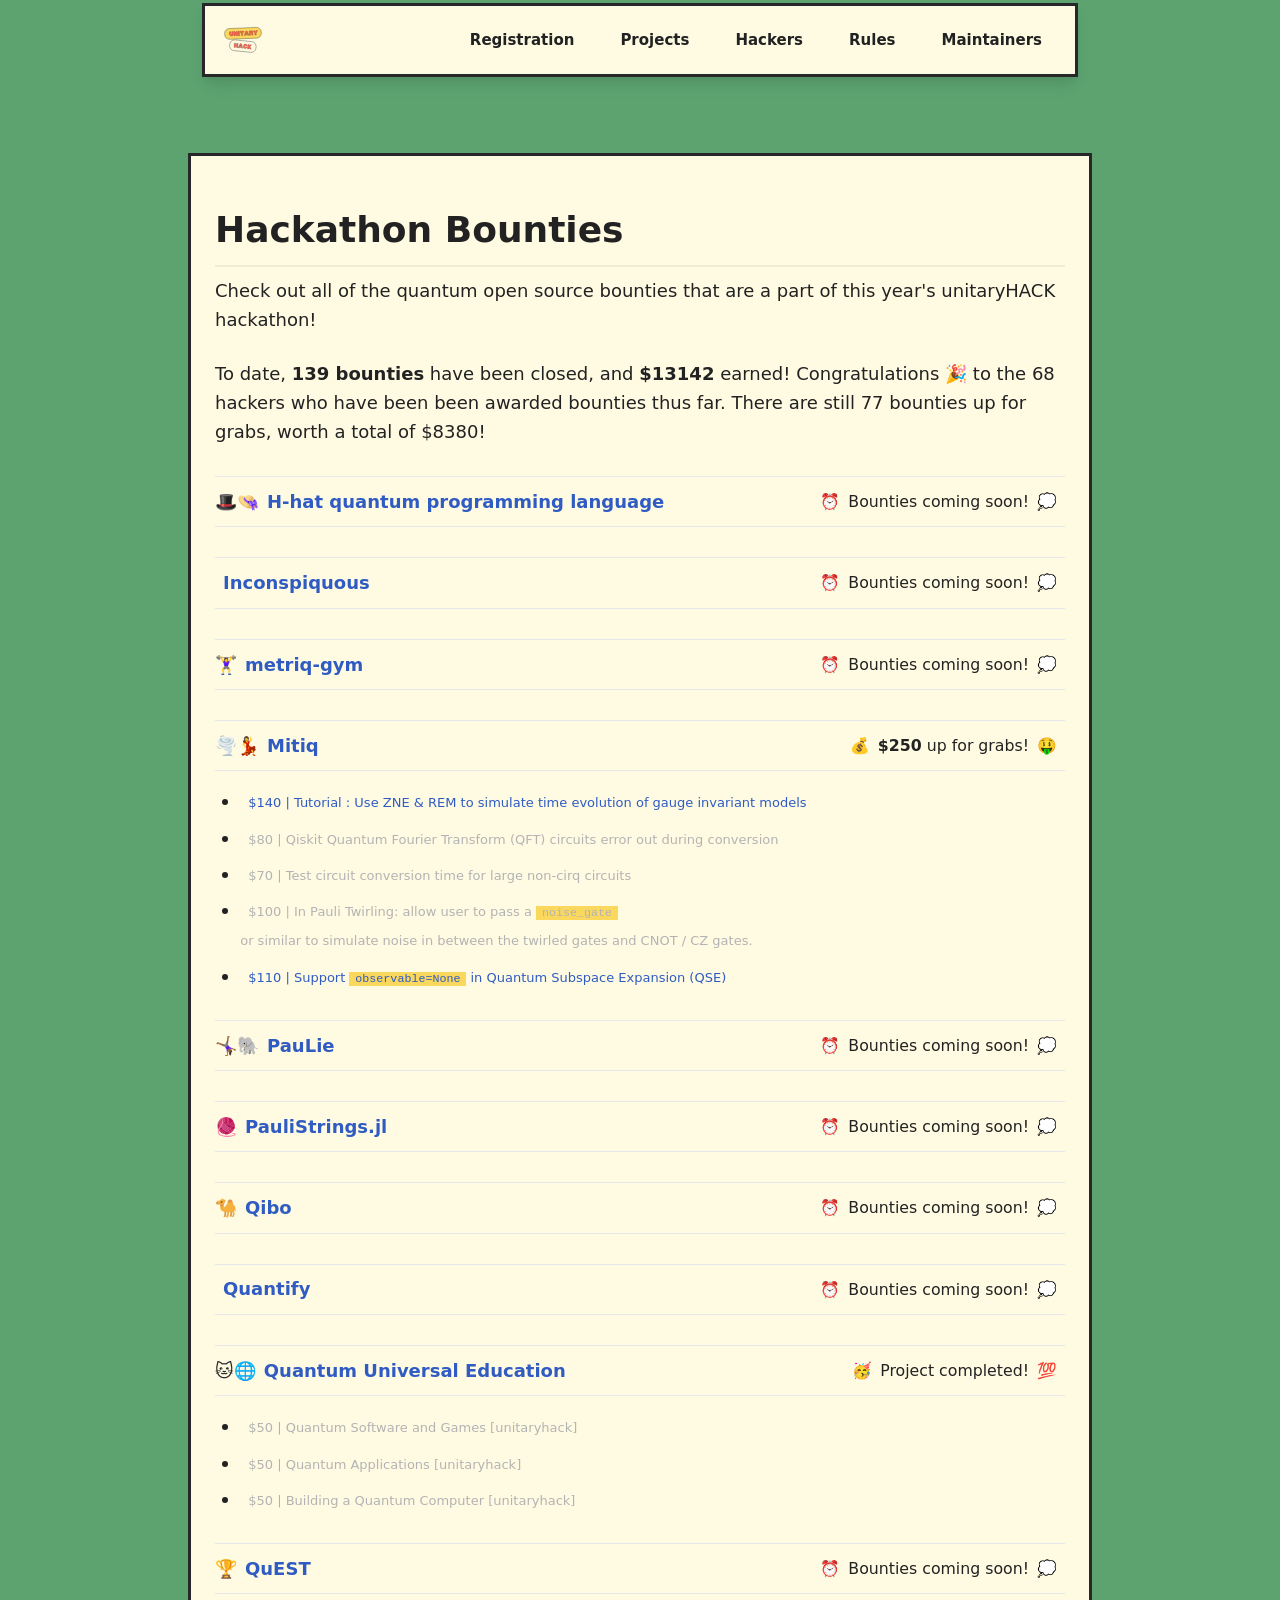
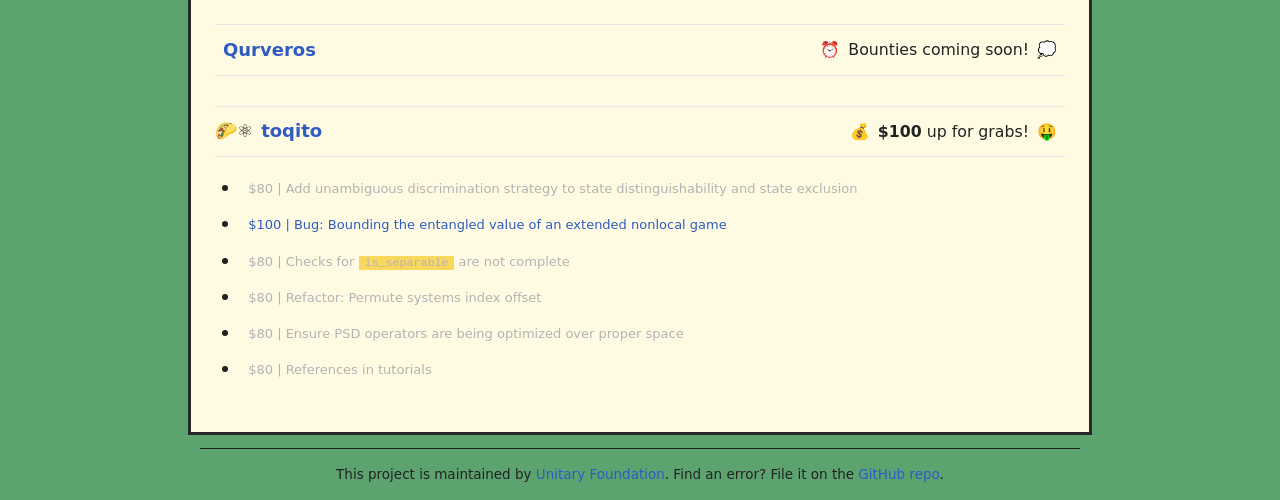
<file: bounties/index.html>
<!doctype html><html data-enable-theme-switch="true" data-use-system-theme="false" data-default-theme="light" data-current="projects" lang="en"><head><meta charset="utf-8"><meta name="viewport" content="width=device-width,initial-scale=1"><title>Hackathon Bounties</title><meta name="description" content="All unitaryHACK participating bounties"><link rel="dns-prefetch" href="https://identity.netlify.com"><script async src="https://identity.netlify.com/v1/netlify-identity-widget.js"></script><link rel="preconnect" href="https://fonts.googleapis.com"><link rel="preconnect" href="https://fonts.gstatic.com" crossorigin><link rel="stylesheet" href="/assets/css/main.css"><script>// Initialize theme
    // Must run before page rendering to prevent flash
    const themeConfig = document.documentElement.dataset;
    const theme = localStorage.getItem('theme');

    if (theme) {
      themeConfig.theme = theme;
    } else {
      const defaultTheme = themeConfig.defaultTheme;
      const useSystemTheme = themeConfig.useSystemTheme === 'true';
      const prefersDark = window.matchMedia && window.matchMedia('(prefers-color-scheme: dark)').matches;

      themeConfig.theme = (useSystemTheme && prefersDark) ? 'dark' : defaultTheme;
    }</script><script defer="defer" src="/assets/js/main.bundle.js"></script></head><body><div class="wrapper-bg-wrapper"><div class="wrapper-bg"></div></div><header class="site-header"><div class="site-header__container"><span class="site-header__logo-container"><a class="site-header__logo" href="/" aria-label="Logo"><svg width="40" height="40" viewBox="0 0 40 40" fill="none" xmlns="http://www.w3.org/2000/svg"><rect x="1.45123" y="8.75376" width="36.6694" height="10.7585" rx="4.85" transform="rotate(-2.4644 1.45123 8.75376)" fill="#FAD85E" stroke="black" stroke-width="0.3"/><rect x="7.22567" y="19.4028" width="26.4961" height="10.7585" rx="4.85" transform="rotate(5.87081 7.22567 19.4028)" fill="#FFFBE3" stroke="black" stroke-width="0.3"/><path d="M6.33594 11.7336L7.74831 11.6732L7.84971 14.0682C7.85937 14.3241 7.90886 14.5197 7.9994 14.6549C8.08933 14.7901 8.21306 14.8547 8.3712 14.848C8.5221 14.842 8.63497 14.7678 8.70921 14.6259C8.78465 14.4847 8.81785 14.2855 8.80819 14.0296L8.70679 11.6346L10.1264 11.5742L10.2278 13.9692C10.255 14.6132 10.1101 15.1196 9.79323 15.4878C9.47756 15.8566 9.01703 16.054 8.41225 16.0793C7.80867 16.1047 7.33546 15.9477 6.99263 15.6061C6.6498 15.2651 6.4645 14.7726 6.43734 14.1286L6.33594 11.7336Z" fill="#FF6953"/><path d="M10.8768 15.9044L10.6934 11.5393L11.886 11.4886L13.1487 13.4611L13.0642 11.45L14.4838 11.3896L14.6673 15.7451L13.4746 15.7861L12.2047 13.8233L12.2892 15.8441L10.8768 15.9044Z" fill="#FF6953"/><path d="M16.4632 11.3047L16.6466 15.6601L15.2343 15.7205L15.0508 11.365L16.4632 11.3047Z" fill="#FF6953"/><path d="M20.8368 12.3379L19.6538 12.3886L19.7866 15.5272L18.3742 15.5876L18.2414 12.449L17.0487 12.4997L16.998 11.2829L20.7861 11.1211L20.8368 12.3379Z" fill="#FF6953"/><path d="M24.333 14.6995L22.8676 14.7623L22.6599 15.4093L21.291 15.4672L22.7372 11.0418L24.1665 10.9814L25.9627 15.2693L24.5866 15.3272L24.333 14.6995ZM23.9057 13.6734L23.5146 12.4928L23.208 13.7024L23.9057 13.6734Z" fill="#FF6953"/><path d="M29.5185 13.2335C29.842 13.4701 30.0146 13.8528 30.0376 14.3803L30.0665 15.095L28.7773 15.1505L28.7387 14.2524C28.7224 13.8697 28.5335 13.6536 28.1713 13.6053L27.6498 13.6271L27.715 15.194L26.3026 15.2543L26.1191 10.8989L28.42 10.8023C28.8962 10.7818 29.268 10.8862 29.5354 11.1162C29.804 11.3449 29.9482 11.6836 29.9676 12.1326C29.9881 12.6203 29.8384 12.9873 29.5185 13.2335ZM28.3017 12.5503C28.5799 12.5394 28.7151 12.426 28.7073 12.2099C28.6976 11.9896 28.5534 11.8852 28.2751 11.896L27.5774 11.925L27.6039 12.5793L28.3017 12.5503Z" fill="#FF6953"/><path d="M34.5184 10.5459L33.1978 13.1847L33.2726 14.9617L31.8506 15.0196L31.7757 13.2427L30.2402 10.7246L31.7299 10.6618L32.4348 12.0452L33.0288 10.6087L34.5184 10.5459Z" fill="#FF6953"/><path d="M6.33276 11.7309L7.74453 11.6711L7.84593 14.0673C7.8568 14.3239 7.90689 14.52 7.99743 14.6564C8.08797 14.7922 8.2111 14.8562 8.36803 14.8496C8.51892 14.8435 8.63239 14.7693 8.70784 14.6268C8.78329 14.4832 8.81588 14.2834 8.80502 14.0269L8.70362 11.6307L10.1232 11.5709L10.2246 13.9671C10.2518 14.6124 10.1069 15.1194 9.79006 15.4882C9.47438 15.8563 9.01506 16.0537 8.41088 16.0791C7.8067 16.1044 7.33229 15.9469 6.98885 15.6065C6.64602 15.2654 6.46072 14.7729 6.43356 14.1271L6.33276 11.7309ZM10.8741 15.9046L10.69 11.5377L11.8845 11.4876L13.1466 13.4601L13.0614 11.4466L14.4811 11.3868L14.6645 15.7447L13.4713 15.7863L12.2007 13.8229L12.2858 15.8455L10.8741 15.9046ZM16.4596 11.3029L16.6437 15.6614L15.2313 15.7211L15.0478 11.3627L16.4596 11.3029ZM20.8428 12.3405L19.6567 12.3906L19.7895 15.5286L18.3772 15.5883L18.245 12.4497L17.0517 12.5004L17.0004 11.2806L20.7909 11.1207L20.8428 12.3405ZM24.3302 14.6999L22.866 14.7614L22.6577 15.4073L21.2888 15.4652L22.7344 11.0386L24.1643 10.9782L25.9593 15.2685L24.5831 15.3264L24.3302 14.6999ZM23.9017 13.6702L23.5118 12.4902L23.2046 13.6998L23.9017 13.6702ZM29.515 13.232C29.8391 13.4692 30.0123 13.8519 30.0347 14.38L30.0648 15.0946L28.775 15.1495L28.737 14.2514C28.7207 13.8682 28.5311 13.6521 28.1684 13.6038L27.6451 13.6255L27.7115 15.1942L26.2997 15.254L26.1156 10.8955L28.4171 10.7984C28.8933 10.7784 29.2657 10.8835 29.5343 11.114C29.8029 11.3446 29.9465 11.6832 29.9652 12.1311C29.9858 12.6187 29.8355 12.9857 29.515 13.232ZM28.2982 12.5505C28.577 12.5391 28.7122 12.4256 28.7032 12.2101C28.6941 11.9892 28.5499 11.8854 28.2704 11.8969L27.5739 11.9264L27.601 12.5801L28.2982 12.5505ZM34.5168 10.5412L33.1968 13.1813L33.2722 14.9594L31.8514 15.0198L31.776 13.241L30.2375 10.7217L31.7283 10.6589L32.4327 12.0435L33.0272 10.604L34.5168 10.5412Z" stroke="black" stroke-width="0.171756"/><path d="M15.2098 23.3949L14.7486 27.731L13.3339 27.5789L13.5004 26.0193L12.5468 25.9203L12.3802 27.4799L10.9727 27.3302L11.4338 22.9941L12.8413 23.1438L12.6747 24.7035L13.6284 24.8025L13.795 23.2428L15.2098 23.3949Z" fill="#FF6953"/><path d="M18.2096 27.4558L16.7514 27.3013L16.452 27.9121L15.0879 27.7672L17.1714 23.6025L18.5935 23.7546L19.7379 28.2597L18.3665 28.1149L18.2096 27.4558ZM17.9392 26.3766L17.7243 25.1525L17.2439 26.3042L17.9392 26.3766Z" fill="#FF6953"/><path d="M22.7154 26.7436C22.6043 27.177 22.4015 27.378 22.107 27.3472C21.9265 27.3279 21.7955 27.2253 21.7134 27.0382C21.6313 26.8498 21.6072 26.5939 21.641 26.2704C21.676 25.9408 21.7533 25.6928 21.8728 25.5268C21.9935 25.3614 22.1438 25.2878 22.3243 25.3071C22.4558 25.3204 22.5633 25.3904 22.6454 25.5171C22.7287 25.6445 22.7769 25.8165 22.7902 26.0338L24.1736 25.959C24.1217 25.4169 23.9467 24.9836 23.6473 24.6601C23.3479 24.3353 22.9459 24.1458 22.4426 24.0927C21.8179 24.0269 21.3157 24.1699 20.936 24.5224C20.5576 24.8737 20.33 25.4073 20.2528 26.1231C20.1785 26.8347 20.2896 27.4039 20.586 27.83C20.8817 28.2568 21.3422 28.5024 21.9669 28.5688C22.4703 28.6219 22.9025 28.5205 23.2634 28.2646C23.6256 28.0075 23.8875 27.6212 24.0505 27.1058L22.7154 26.7436Z" fill="#FF6953"/><path d="M26.7422 29.0057L26.1627 27.6005L25.9044 27.9096L25.7982 28.9067L24.3906 28.757L24.8518 24.4209L26.2593 24.5706L26.112 25.9492L27.2299 24.672L28.6422 24.8241L27.1212 26.5286L28.2077 29.1626L26.7422 29.0057Z" fill="#FF6953"/><path d="M15.2069 23.3929L14.7458 27.7308L13.3328 27.5805L13.4988 26.0191L12.5446 25.9177L12.3786 27.4791L10.9728 27.3294L11.434 22.9921L12.8397 23.1412L12.6731 24.7039L13.628 24.8053L13.794 23.2426L15.2069 23.3929ZM18.2055 27.458L16.7485 27.3035L16.4467 27.9113L15.0844 27.7664L17.1674 23.6011L18.5906 23.7526L19.7338 28.2607L18.3637 28.1153L18.2055 27.458ZM17.9339 26.377L17.7221 25.1523L17.2398 26.3033L17.9339 26.377ZM22.7106 26.7439C22.6008 27.1767 22.398 27.3777 22.1022 27.3463C21.9236 27.327 21.7926 27.2244 21.7093 27.0379C21.6272 26.8502 21.6037 26.5943 21.6381 26.2701C21.6731 25.9406 21.7503 25.6937 21.8698 25.5283C21.9906 25.3624 22.1402 25.2887 22.3189 25.308C22.4523 25.3219 22.5603 25.3919 22.643 25.5175C22.7269 25.6436 22.7746 25.815 22.7861 26.0323L24.1719 25.9605C24.1182 25.4173 23.9419 24.9833 23.6432 24.6586C23.3444 24.3339 22.9442 24.1449 22.4408 24.0912C21.8161 24.0248 21.3139 24.1679 20.9337 24.5204C20.5546 24.8716 20.3265 25.4058 20.2504 26.1223C20.175 26.8339 20.2855 27.4031 20.5818 27.8292C20.8794 28.2559 21.3405 28.5022 21.9652 28.5686C22.468 28.6217 22.8995 28.5203 23.2599 28.2638C23.6208 28.0066 23.884 27.6203 24.05 27.1049L22.7106 26.7439ZM26.7425 29.0062L26.1631 27.6028L25.903 27.9076L25.7967 28.9054L24.3916 28.7557L24.8527 24.4184L26.2579 24.568L26.1112 25.9478L27.229 24.6713L28.6432 24.8216L27.1198 26.5291L28.2086 29.1619L26.7425 29.0062Z" stroke="black" stroke-width="0.171756"/></svg> </a></span><button class="site-header__mobile-nav" data-drawer-trigger="" aria-controls="drawer-name" aria-expanded="false"><span class="site-header__mobile-nav-label">Menu</span> <svg width="226" height="187" viewBox="0 0 226 187" fill="none" xmlns="http://www.w3.org/2000/svg"><path d="M0 0H225.311V22.8494H0V0Z" fill="currentColor"/><path d="M0 81.872H225.311V104.721H0V81.872Z" fill="currentColor"/><path d="M0 163.744H225.311V186.593H0V163.744Z" fill="currentColor"/></svg></button><nav class="site-header__nav"><ul class="site-header__items"><li class="site-header__item"><a class="site-header__link" href="/register/">Registration</a></li><li class="site-header__item"><a class="site-header__link" href="/projects/">Projects</a></li><li class="site-header__item"><a class="site-header__link" href="/hacker-guide/">Hackers</a></li><li class="site-header__item"><a class="site-header__link" href="/rules/">Rules</a></li><li class="site-header__item"><a class="site-header__link" href="/project-guide/">Maintainers</a></li></ul></nav></div></header><section class="drawer" id="drawer-name" data-drawer-target><div class="drawer__overlay" data-drawer-close tabindex="-1"></div><div class="drawer__wrapper"><div class="drawer__header"><button class="drawer__close" data-drawer-close aria-label="Close Drawer"><svg width="45" height="45" viewBox="0 0 45 45" fill="none" xmlns="http://www.w3.org/2000/svg"><path fill-rule="evenodd" clip-rule="evenodd" d="M0 3.84294L3.84294 0L22.4996 18.7131L41.2127 0L45 3.84294L26.3425 22.4996L45 41.2127L41.2127 45L22.4996 26.3425L3.84294 45L0 41.2127L18.7131 22.4996L0 3.84294Z" fill="currentColor"/></svg></button></div><div class="drawer__content"><ul class="drawer__nav"><li class="drawer__nav-item"><a href="/">Home</a></li><li class="drawer__nav-item"><a href="/register/">Registration</a></li><li class="drawer__nav-item"><a href="/projects/">Projects</a></li><li class="drawer__nav-item"><a href="/hacker-guide/">Hackers</a></li><li class="drawer__nav-item"><a href="/rules/">Rules</a></li><li class="drawer__nav-item"><a href="/project-guide/">Maintainers</a></li></ul></div></div></section><main><div class="page-container"><h1>Hackathon Bounties</h1><hr><p>Check out all of the quantum open source bounties that are a part of this year&#39;s unitaryHACK hackathon!</p><p>To date, <b>139 bounties</b> have been closed, and <b>$13142</b> earned! Congratulations 🎉 to the 68 hackers who have been been awarded bounties thus far. There are still 77 bounties up for grabs, worth a total of $8380!</p><section><h4 class="project-bounties" style="display: flex; flex-wrap: wrap; justify-content: space-between; align-items: center; border-top: 1px solid #E5E8EB; border-bottom: 1px solid #E5E8EB; padding: 8px 0px 8px 0px;"><div class="emoji-name-box" style="display: flex; font-size: 0.8em;"><span class="project-card__emoji">🎩👒 </span><a href="/projects/h-hat-quantum-programming-language/">H-hat quantum programming language</a></div><span class="bounty-right" style="display: flex; justify-content: right; align-items: center;"><span class="completion-emoji">⏰</span>Bounties coming soon!<span class="completion-emoji">💭</span></span></h4><ul></ul></section><section><h4 class="project-bounties" style="display: flex; flex-wrap: wrap; justify-content: space-between; align-items: center; border-top: 1px solid #E5E8EB; border-bottom: 1px solid #E5E8EB; padding: 8px 0px 8px 0px;"><div class="emoji-name-box" style="display: flex; font-size: 0.8em;"><span class="project-card__emoji"></span> <a href="/projects/inconspiquous/">Inconspiquous</a></div><span class="bounty-right" style="display: flex; justify-content: right; align-items: center;"><span class="completion-emoji">⏰</span>Bounties coming soon!<span class="completion-emoji">💭</span></span></h4><ul></ul></section><section><h4 class="project-bounties" style="display: flex; flex-wrap: wrap; justify-content: space-between; align-items: center; border-top: 1px solid #E5E8EB; border-bottom: 1px solid #E5E8EB; padding: 8px 0px 8px 0px;"><div class="emoji-name-box" style="display: flex; font-size: 0.8em;"><span class="project-card__emoji">🏋️‍♀️ </span><a href="/projects/metriq-gym/">metriq-gym</a></div><span class="bounty-right" style="display: flex; justify-content: right; align-items: center;"><span class="completion-emoji">⏰</span>Bounties coming soon!<span class="completion-emoji">💭</span></span></h4><ul></ul></section><section><h4 class="project-bounties" style="display: flex; flex-wrap: wrap; justify-content: space-between; align-items: center; border-top: 1px solid #E5E8EB; border-bottom: 1px solid #E5E8EB; padding: 8px 0px 8px 0px;"><div class="emoji-name-box" style="display: flex; font-size: 0.8em;"><span class="project-card__emoji">🌪️💃 </span><a href="/projects/mitiq/">Mitiq</a></div><span class="bounty-right" style="display: flex; justify-content: right; align-items: center;"><span class="completion-emoji">💰</span><b>$250</b>&nbsp;up for grabs!<span class="completion-emoji">🤑</span></span></h4><ul><li><a class="tag bounty-open" href="https://github.com/unitaryfund/mitiq/issues/1794">$140 | Tutorial : Use ZNE &amp; REM to simulate time evolution of gauge invariant models</a></li><li><a class="tag bounty-closed" href="https://github.com/unitaryfund/mitiq/issues/2354">$80 | Qiskit Quantum Fourier Transform (QFT) circuits error out during conversion</a></li><li><a class="tag bounty-closed" href="https://github.com/unitaryfund/mitiq/issues/2161">$70 | Test circuit conversion time for large non-cirq circuits</a></li><li><a class="tag bounty-closed" href="https://github.com/unitaryfund/mitiq/issues/2346">$100 | In Pauli Twirling: allow user to pass a <code>noise_gate</code> or similar to simulate noise in between the twirled gates and CNOT / CZ gates.</a></li><li><a class="tag bounty-open" href="https://github.com/unitaryfund/mitiq/issues/1813">$110 | Support <code>observable=None</code> in Quantum Subspace Expansion (QSE)</a></li></ul></section><section><h4 class="project-bounties" style="display: flex; flex-wrap: wrap; justify-content: space-between; align-items: center; border-top: 1px solid #E5E8EB; border-bottom: 1px solid #E5E8EB; padding: 8px 0px 8px 0px;"><div class="emoji-name-box" style="display: flex; font-size: 0.8em;"><span class="project-card__emoji">🤸🏾‍♀️🐘 </span><a href="/projects/paulie/">PauLie</a></div><span class="bounty-right" style="display: flex; justify-content: right; align-items: center;"><span class="completion-emoji">⏰</span>Bounties coming soon!<span class="completion-emoji">💭</span></span></h4><ul></ul></section><section><h4 class="project-bounties" style="display: flex; flex-wrap: wrap; justify-content: space-between; align-items: center; border-top: 1px solid #E5E8EB; border-bottom: 1px solid #E5E8EB; padding: 8px 0px 8px 0px;"><div class="emoji-name-box" style="display: flex; font-size: 0.8em;"><span class="project-card__emoji">🧶 </span><a href="/projects/paulistrings.jl/">PauliStrings.jl</a></div><span class="bounty-right" style="display: flex; justify-content: right; align-items: center;"><span class="completion-emoji">⏰</span>Bounties coming soon!<span class="completion-emoji">💭</span></span></h4><ul></ul></section><section><h4 class="project-bounties" style="display: flex; flex-wrap: wrap; justify-content: space-between; align-items: center; border-top: 1px solid #E5E8EB; border-bottom: 1px solid #E5E8EB; padding: 8px 0px 8px 0px;"><div class="emoji-name-box" style="display: flex; font-size: 0.8em;"><span class="project-card__emoji">🐪 </span><a href="/projects/qibo/">Qibo</a></div><span class="bounty-right" style="display: flex; justify-content: right; align-items: center;"><span class="completion-emoji">⏰</span>Bounties coming soon!<span class="completion-emoji">💭</span></span></h4><ul></ul></section><section><h4 class="project-bounties" style="display: flex; flex-wrap: wrap; justify-content: space-between; align-items: center; border-top: 1px solid #E5E8EB; border-bottom: 1px solid #E5E8EB; padding: 8px 0px 8px 0px;"><div class="emoji-name-box" style="display: flex; font-size: 0.8em;"><span class="project-card__emoji"></span> <a href="/projects/quantify/">Quantify</a></div><span class="bounty-right" style="display: flex; justify-content: right; align-items: center;"><span class="completion-emoji">⏰</span>Bounties coming soon!<span class="completion-emoji">💭</span></span></h4><ul></ul></section><section><h4 class="project-bounties" style="display: flex; flex-wrap: wrap; justify-content: space-between; align-items: center; border-top: 1px solid #E5E8EB; border-bottom: 1px solid #E5E8EB; padding: 8px 0px 8px 0px;"><div class="emoji-name-box" style="display: flex; font-size: 0.8em;"><span class="project-card__emoji">🐱🌐 </span><a href="/projects/quantum-universal-education/">Quantum Universal Education</a></div><span class="bounty-right" style="display: flex; justify-content: right; align-items: center;"><span class="completion-emoji">🥳</span>Project completed!<span class="completion-emoji">💯</span></span></h4><ul><li><a class="tag bounty-closed" href="https://github.com/Quantum-Universal-Education/Quantum-Universal-Education.github.io/issues/24">$50 | Quantum Software and Games [unitaryhack]</a></li><li><a class="tag bounty-closed" href="https://github.com/Quantum-Universal-Education/Quantum-Universal-Education.github.io/issues/20">$50 | Quantum Applications [unitaryhack]</a></li><li><a class="tag bounty-closed" href="https://github.com/Quantum-Universal-Education/Quantum-Universal-Education.github.io/issues/16">$50 | Building a Quantum Computer [unitaryhack]</a></li></ul></section><section><h4 class="project-bounties" style="display: flex; flex-wrap: wrap; justify-content: space-between; align-items: center; border-top: 1px solid #E5E8EB; border-bottom: 1px solid #E5E8EB; padding: 8px 0px 8px 0px;"><div class="emoji-name-box" style="display: flex; font-size: 0.8em;"><span class="project-card__emoji">🏆 </span><a href="/projects/quest/">QuEST</a></div><span class="bounty-right" style="display: flex; justify-content: right; align-items: center;"><span class="completion-emoji">⏰</span>Bounties coming soon!<span class="completion-emoji">💭</span></span></h4><ul></ul></section><section><h4 class="project-bounties" style="display: flex; flex-wrap: wrap; justify-content: space-between; align-items: center; border-top: 1px solid #E5E8EB; border-bottom: 1px solid #E5E8EB; padding: 8px 0px 8px 0px;"><div class="emoji-name-box" style="display: flex; font-size: 0.8em;"><span class="project-card__emoji"></span> <a href="/projects/qurveros/">Qurveros</a></div><span class="bounty-right" style="display: flex; justify-content: right; align-items: center;"><span class="completion-emoji">⏰</span>Bounties coming soon!<span class="completion-emoji">💭</span></span></h4><ul></ul></section><section><h4 class="project-bounties" style="display: flex; flex-wrap: wrap; justify-content: space-between; align-items: center; border-top: 1px solid #E5E8EB; border-bottom: 1px solid #E5E8EB; padding: 8px 0px 8px 0px;"><div class="emoji-name-box" style="display: flex; font-size: 0.8em;"><span class="project-card__emoji">🌮⚛️ </span><a href="/projects/toqito/">toqito</a></div><span class="bounty-right" style="display: flex; justify-content: right; align-items: center;"><span class="completion-emoji">💰</span><b>$100</b>&nbsp;up for grabs!<span class="completion-emoji">🤑</span></span></h4><ul><li><a class="tag bounty-closed" href="https://github.com/vprusso/toqito/issues/519">$80 | Add unambiguous discrimination strategy to state distinguishability and state exclusion</a></li><li><a class="tag bounty-open" href="https://github.com/vprusso/toqito/issues/554">$100 | Bug: Bounding the entangled value of an extended nonlocal game</a></li><li><a class="tag bounty-closed" href="https://github.com/vprusso/toqito/issues/518">$80 | Checks for <code>is_separable</code> are not complete</a></li><li><a class="tag bounty-closed" href="https://github.com/vprusso/toqito/issues/168">$80 | Refactor: Permute systems index offset</a></li><li><a class="tag bounty-closed" href="https://github.com/vprusso/toqito/issues/431">$80 | Ensure PSD operators are being optimized over proper space</a></li><li><a class="tag bounty-closed" href="https://github.com/vprusso/toqito/issues/401">$80 | References in tutorials</a></li></ul></section></div></main><footer class="site-footer"><small>This project is maintained by <a href="https://unitary.foundation">Unitary Foundation</a>. Find an error? File it on the <a href="https://github.com/unitaryfund/unitaryhack">GitHub repo</a>.</small></footer></body></html>
</file>
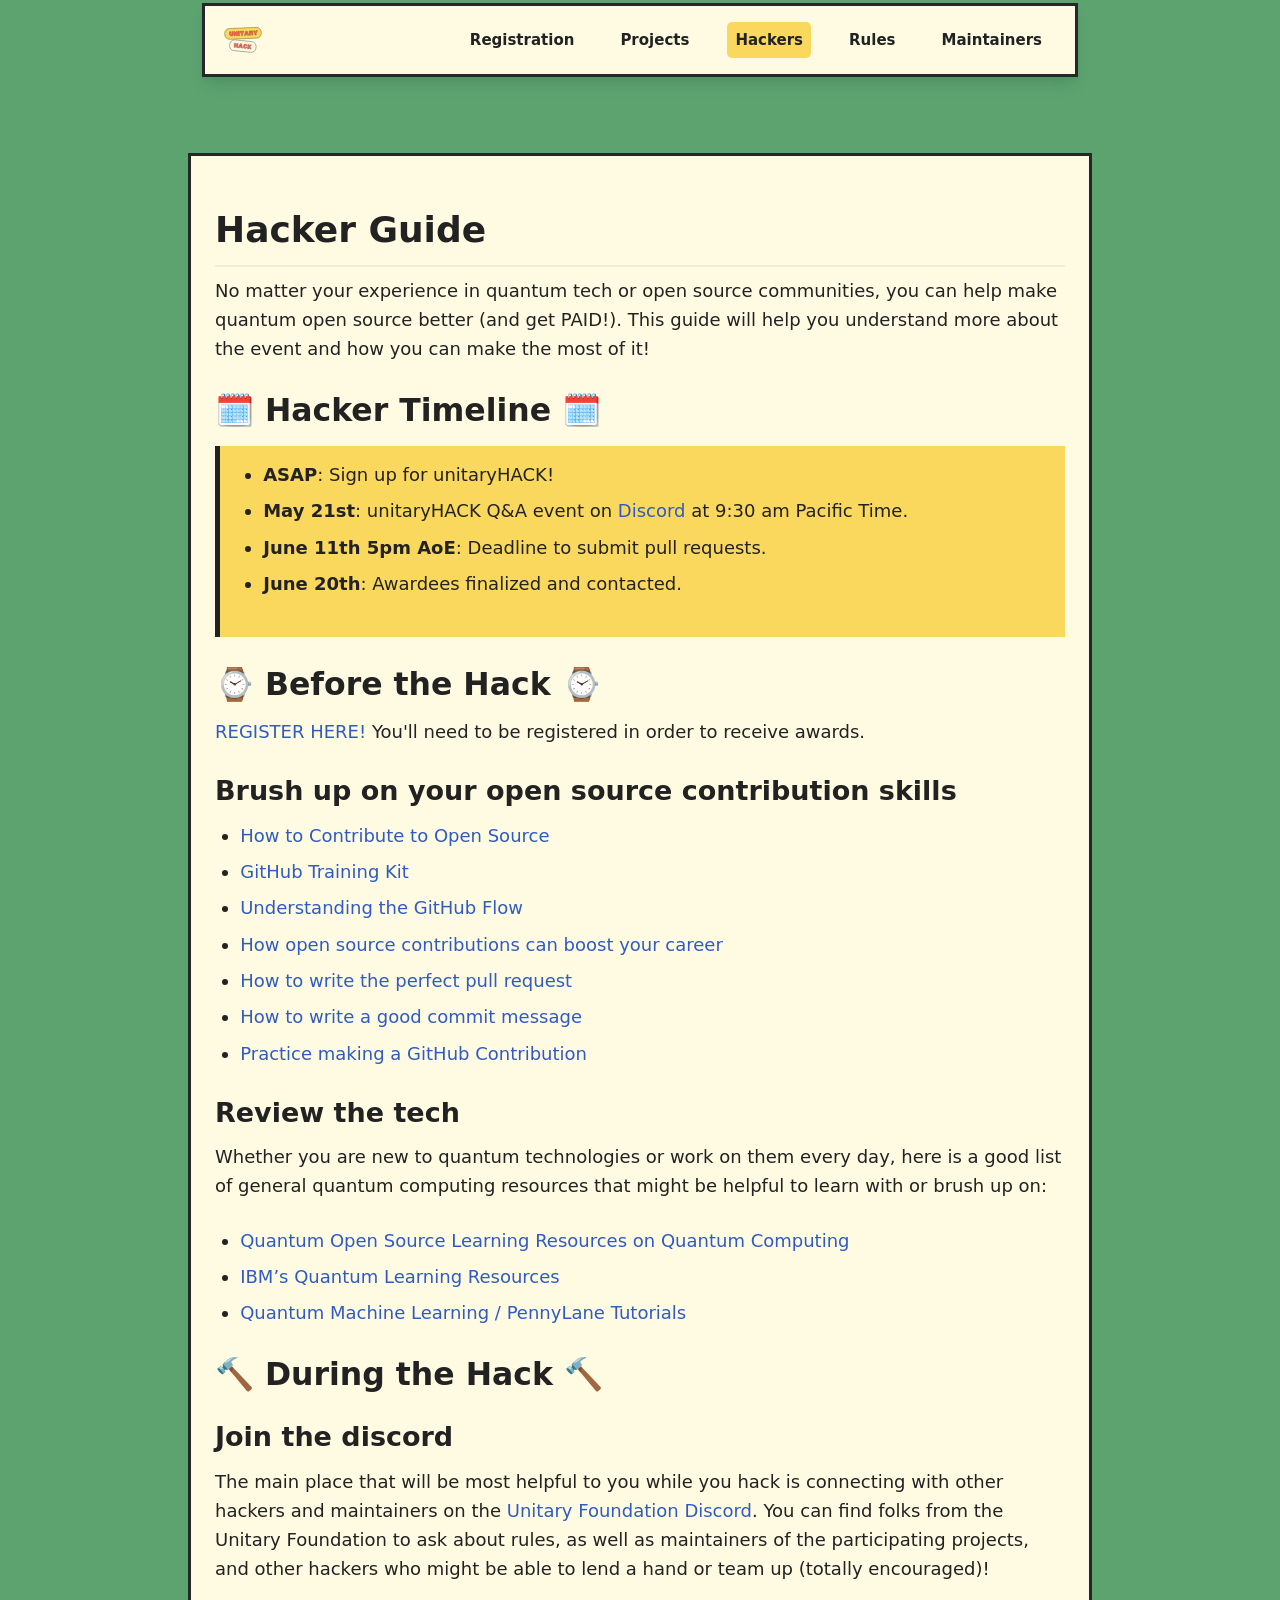
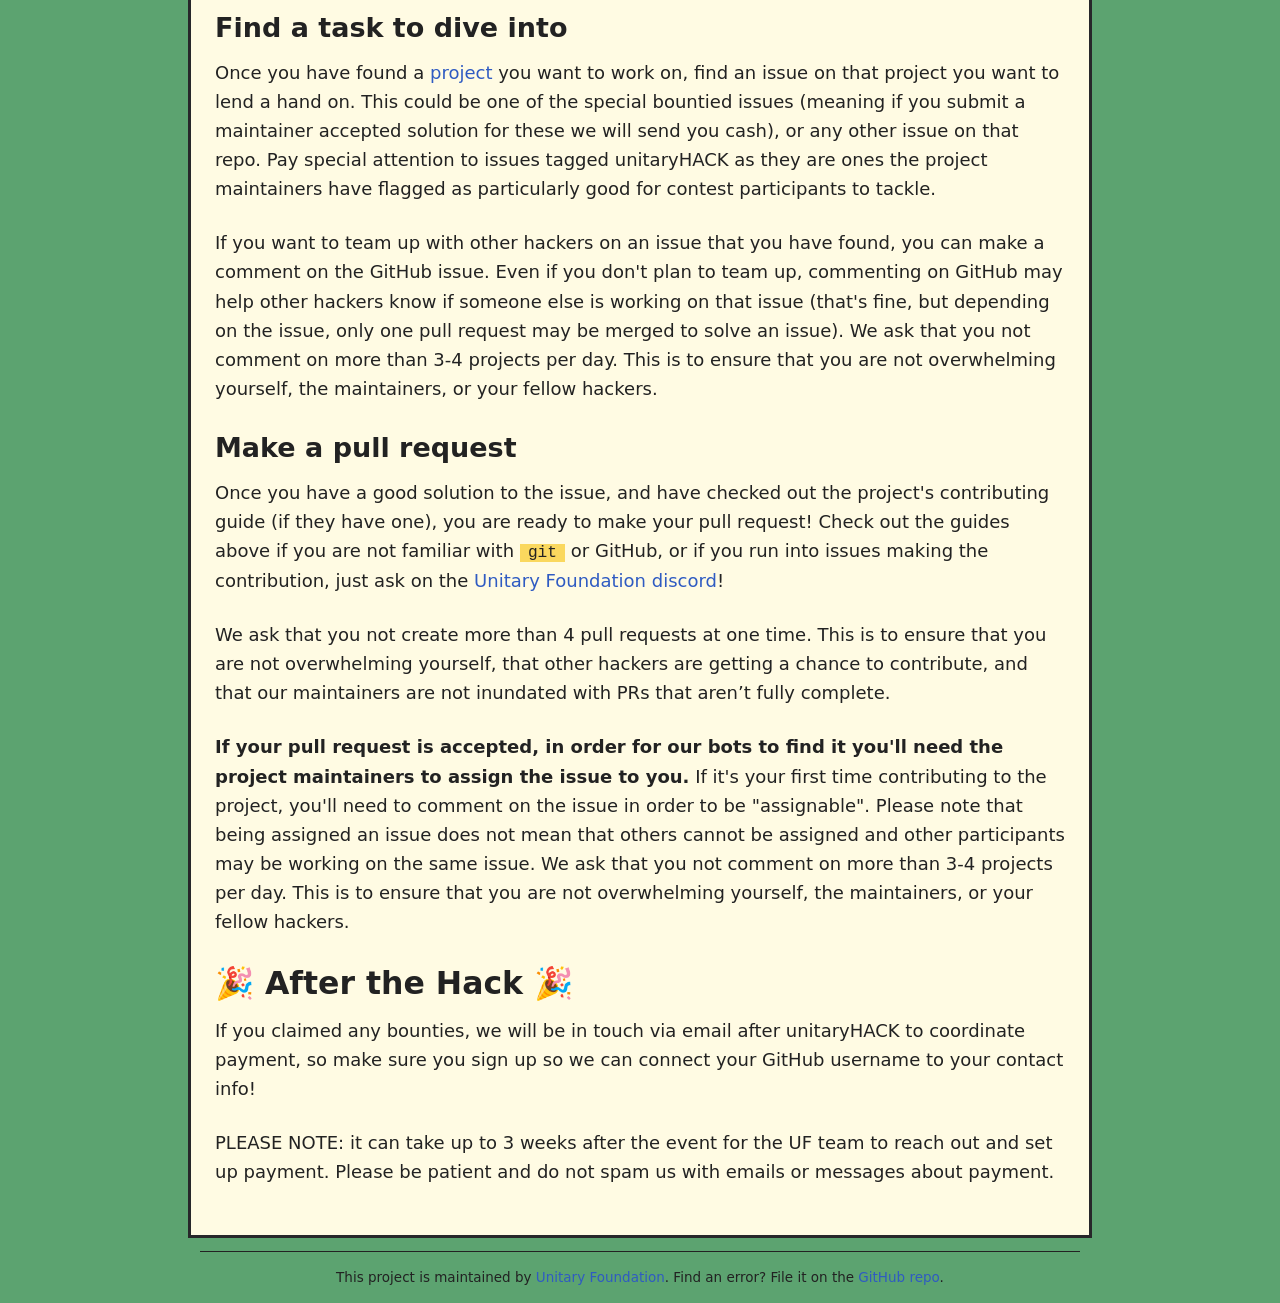
<file: hacker-guide/index.html>
<!doctype html><html data-enable-theme-switch="true" data-use-system-theme="false" data-default-theme="light" data-current="page" lang="en"><head><meta charset="utf-8"><meta name="viewport" content="width=device-width,initial-scale=1"><title>Hacker Guide</title><meta name="description" content="Helpful information for hackers participating in unitaryHACK"><link rel="dns-prefetch" href="https://identity.netlify.com"><script async src="https://identity.netlify.com/v1/netlify-identity-widget.js"></script><link rel="preconnect" href="https://fonts.googleapis.com"><link rel="preconnect" href="https://fonts.gstatic.com" crossorigin><link rel="stylesheet" href="/assets/css/main.css"><script>// Initialize theme
    // Must run before page rendering to prevent flash
    const themeConfig = document.documentElement.dataset;
    const theme = localStorage.getItem('theme');

    if (theme) {
      themeConfig.theme = theme;
    } else {
      const defaultTheme = themeConfig.defaultTheme;
      const useSystemTheme = themeConfig.useSystemTheme === 'true';
      const prefersDark = window.matchMedia && window.matchMedia('(prefers-color-scheme: dark)').matches;

      themeConfig.theme = (useSystemTheme && prefersDark) ? 'dark' : defaultTheme;
    }</script><script defer="defer" src="/assets/js/main.bundle.js"></script></head><body><div class="wrapper-bg-wrapper"><div class="wrapper-bg"></div></div><header class="site-header"><div class="site-header__container"><span class="site-header__logo-container"><a class="site-header__logo" href="/" aria-label="Logo"><svg width="40" height="40" viewBox="0 0 40 40" fill="none" xmlns="http://www.w3.org/2000/svg"><rect x="1.45123" y="8.75376" width="36.6694" height="10.7585" rx="4.85" transform="rotate(-2.4644 1.45123 8.75376)" fill="#FAD85E" stroke="black" stroke-width="0.3"/><rect x="7.22567" y="19.4028" width="26.4961" height="10.7585" rx="4.85" transform="rotate(5.87081 7.22567 19.4028)" fill="#FFFBE3" stroke="black" stroke-width="0.3"/><path d="M6.33594 11.7336L7.74831 11.6732L7.84971 14.0682C7.85937 14.3241 7.90886 14.5197 7.9994 14.6549C8.08933 14.7901 8.21306 14.8547 8.3712 14.848C8.5221 14.842 8.63497 14.7678 8.70921 14.6259C8.78465 14.4847 8.81785 14.2855 8.80819 14.0296L8.70679 11.6346L10.1264 11.5742L10.2278 13.9692C10.255 14.6132 10.1101 15.1196 9.79323 15.4878C9.47756 15.8566 9.01703 16.054 8.41225 16.0793C7.80867 16.1047 7.33546 15.9477 6.99263 15.6061C6.6498 15.2651 6.4645 14.7726 6.43734 14.1286L6.33594 11.7336Z" fill="#FF6953"/><path d="M10.8768 15.9044L10.6934 11.5393L11.886 11.4886L13.1487 13.4611L13.0642 11.45L14.4838 11.3896L14.6673 15.7451L13.4746 15.7861L12.2047 13.8233L12.2892 15.8441L10.8768 15.9044Z" fill="#FF6953"/><path d="M16.4632 11.3047L16.6466 15.6601L15.2343 15.7205L15.0508 11.365L16.4632 11.3047Z" fill="#FF6953"/><path d="M20.8368 12.3379L19.6538 12.3886L19.7866 15.5272L18.3742 15.5876L18.2414 12.449L17.0487 12.4997L16.998 11.2829L20.7861 11.1211L20.8368 12.3379Z" fill="#FF6953"/><path d="M24.333 14.6995L22.8676 14.7623L22.6599 15.4093L21.291 15.4672L22.7372 11.0418L24.1665 10.9814L25.9627 15.2693L24.5866 15.3272L24.333 14.6995ZM23.9057 13.6734L23.5146 12.4928L23.208 13.7024L23.9057 13.6734Z" fill="#FF6953"/><path d="M29.5185 13.2335C29.842 13.4701 30.0146 13.8528 30.0376 14.3803L30.0665 15.095L28.7773 15.1505L28.7387 14.2524C28.7224 13.8697 28.5335 13.6536 28.1713 13.6053L27.6498 13.6271L27.715 15.194L26.3026 15.2543L26.1191 10.8989L28.42 10.8023C28.8962 10.7818 29.268 10.8862 29.5354 11.1162C29.804 11.3449 29.9482 11.6836 29.9676 12.1326C29.9881 12.6203 29.8384 12.9873 29.5185 13.2335ZM28.3017 12.5503C28.5799 12.5394 28.7151 12.426 28.7073 12.2099C28.6976 11.9896 28.5534 11.8852 28.2751 11.896L27.5774 11.925L27.6039 12.5793L28.3017 12.5503Z" fill="#FF6953"/><path d="M34.5184 10.5459L33.1978 13.1847L33.2726 14.9617L31.8506 15.0196L31.7757 13.2427L30.2402 10.7246L31.7299 10.6618L32.4348 12.0452L33.0288 10.6087L34.5184 10.5459Z" fill="#FF6953"/><path d="M6.33276 11.7309L7.74453 11.6711L7.84593 14.0673C7.8568 14.3239 7.90689 14.52 7.99743 14.6564C8.08797 14.7922 8.2111 14.8562 8.36803 14.8496C8.51892 14.8435 8.63239 14.7693 8.70784 14.6268C8.78329 14.4832 8.81588 14.2834 8.80502 14.0269L8.70362 11.6307L10.1232 11.5709L10.2246 13.9671C10.2518 14.6124 10.1069 15.1194 9.79006 15.4882C9.47438 15.8563 9.01506 16.0537 8.41088 16.0791C7.8067 16.1044 7.33229 15.9469 6.98885 15.6065C6.64602 15.2654 6.46072 14.7729 6.43356 14.1271L6.33276 11.7309ZM10.8741 15.9046L10.69 11.5377L11.8845 11.4876L13.1466 13.4601L13.0614 11.4466L14.4811 11.3868L14.6645 15.7447L13.4713 15.7863L12.2007 13.8229L12.2858 15.8455L10.8741 15.9046ZM16.4596 11.3029L16.6437 15.6614L15.2313 15.7211L15.0478 11.3627L16.4596 11.3029ZM20.8428 12.3405L19.6567 12.3906L19.7895 15.5286L18.3772 15.5883L18.245 12.4497L17.0517 12.5004L17.0004 11.2806L20.7909 11.1207L20.8428 12.3405ZM24.3302 14.6999L22.866 14.7614L22.6577 15.4073L21.2888 15.4652L22.7344 11.0386L24.1643 10.9782L25.9593 15.2685L24.5831 15.3264L24.3302 14.6999ZM23.9017 13.6702L23.5118 12.4902L23.2046 13.6998L23.9017 13.6702ZM29.515 13.232C29.8391 13.4692 30.0123 13.8519 30.0347 14.38L30.0648 15.0946L28.775 15.1495L28.737 14.2514C28.7207 13.8682 28.5311 13.6521 28.1684 13.6038L27.6451 13.6255L27.7115 15.1942L26.2997 15.254L26.1156 10.8955L28.4171 10.7984C28.8933 10.7784 29.2657 10.8835 29.5343 11.114C29.8029 11.3446 29.9465 11.6832 29.9652 12.1311C29.9858 12.6187 29.8355 12.9857 29.515 13.232ZM28.2982 12.5505C28.577 12.5391 28.7122 12.4256 28.7032 12.2101C28.6941 11.9892 28.5499 11.8854 28.2704 11.8969L27.5739 11.9264L27.601 12.5801L28.2982 12.5505ZM34.5168 10.5412L33.1968 13.1813L33.2722 14.9594L31.8514 15.0198L31.776 13.241L30.2375 10.7217L31.7283 10.6589L32.4327 12.0435L33.0272 10.604L34.5168 10.5412Z" stroke="black" stroke-width="0.171756"/><path d="M15.2098 23.3949L14.7486 27.731L13.3339 27.5789L13.5004 26.0193L12.5468 25.9203L12.3802 27.4799L10.9727 27.3302L11.4338 22.9941L12.8413 23.1438L12.6747 24.7035L13.6284 24.8025L13.795 23.2428L15.2098 23.3949Z" fill="#FF6953"/><path d="M18.2096 27.4558L16.7514 27.3013L16.452 27.9121L15.0879 27.7672L17.1714 23.6025L18.5935 23.7546L19.7379 28.2597L18.3665 28.1149L18.2096 27.4558ZM17.9392 26.3766L17.7243 25.1525L17.2439 26.3042L17.9392 26.3766Z" fill="#FF6953"/><path d="M22.7154 26.7436C22.6043 27.177 22.4015 27.378 22.107 27.3472C21.9265 27.3279 21.7955 27.2253 21.7134 27.0382C21.6313 26.8498 21.6072 26.5939 21.641 26.2704C21.676 25.9408 21.7533 25.6928 21.8728 25.5268C21.9935 25.3614 22.1438 25.2878 22.3243 25.3071C22.4558 25.3204 22.5633 25.3904 22.6454 25.5171C22.7287 25.6445 22.7769 25.8165 22.7902 26.0338L24.1736 25.959C24.1217 25.4169 23.9467 24.9836 23.6473 24.6601C23.3479 24.3353 22.9459 24.1458 22.4426 24.0927C21.8179 24.0269 21.3157 24.1699 20.936 24.5224C20.5576 24.8737 20.33 25.4073 20.2528 26.1231C20.1785 26.8347 20.2896 27.4039 20.586 27.83C20.8817 28.2568 21.3422 28.5024 21.9669 28.5688C22.4703 28.6219 22.9025 28.5205 23.2634 28.2646C23.6256 28.0075 23.8875 27.6212 24.0505 27.1058L22.7154 26.7436Z" fill="#FF6953"/><path d="M26.7422 29.0057L26.1627 27.6005L25.9044 27.9096L25.7982 28.9067L24.3906 28.757L24.8518 24.4209L26.2593 24.5706L26.112 25.9492L27.2299 24.672L28.6422 24.8241L27.1212 26.5286L28.2077 29.1626L26.7422 29.0057Z" fill="#FF6953"/><path d="M15.2069 23.3929L14.7458 27.7308L13.3328 27.5805L13.4988 26.0191L12.5446 25.9177L12.3786 27.4791L10.9728 27.3294L11.434 22.9921L12.8397 23.1412L12.6731 24.7039L13.628 24.8053L13.794 23.2426L15.2069 23.3929ZM18.2055 27.458L16.7485 27.3035L16.4467 27.9113L15.0844 27.7664L17.1674 23.6011L18.5906 23.7526L19.7338 28.2607L18.3637 28.1153L18.2055 27.458ZM17.9339 26.377L17.7221 25.1523L17.2398 26.3033L17.9339 26.377ZM22.7106 26.7439C22.6008 27.1767 22.398 27.3777 22.1022 27.3463C21.9236 27.327 21.7926 27.2244 21.7093 27.0379C21.6272 26.8502 21.6037 26.5943 21.6381 26.2701C21.6731 25.9406 21.7503 25.6937 21.8698 25.5283C21.9906 25.3624 22.1402 25.2887 22.3189 25.308C22.4523 25.3219 22.5603 25.3919 22.643 25.5175C22.7269 25.6436 22.7746 25.815 22.7861 26.0323L24.1719 25.9605C24.1182 25.4173 23.9419 24.9833 23.6432 24.6586C23.3444 24.3339 22.9442 24.1449 22.4408 24.0912C21.8161 24.0248 21.3139 24.1679 20.9337 24.5204C20.5546 24.8716 20.3265 25.4058 20.2504 26.1223C20.175 26.8339 20.2855 27.4031 20.5818 27.8292C20.8794 28.2559 21.3405 28.5022 21.9652 28.5686C22.468 28.6217 22.8995 28.5203 23.2599 28.2638C23.6208 28.0066 23.884 27.6203 24.05 27.1049L22.7106 26.7439ZM26.7425 29.0062L26.1631 27.6028L25.903 27.9076L25.7967 28.9054L24.3916 28.7557L24.8527 24.4184L26.2579 24.568L26.1112 25.9478L27.229 24.6713L28.6432 24.8216L27.1198 26.5291L28.2086 29.1619L26.7425 29.0062Z" stroke="black" stroke-width="0.171756"/></svg> </a></span><button class="site-header__mobile-nav" data-drawer-trigger="" aria-controls="drawer-name" aria-expanded="false"><span class="site-header__mobile-nav-label">Menu</span> <svg width="226" height="187" viewBox="0 0 226 187" fill="none" xmlns="http://www.w3.org/2000/svg"><path d="M0 0H225.311V22.8494H0V0Z" fill="currentColor"/><path d="M0 81.872H225.311V104.721H0V81.872Z" fill="currentColor"/><path d="M0 163.744H225.311V186.593H0V163.744Z" fill="currentColor"/></svg></button><nav class="site-header__nav"><ul class="site-header__items"><li class="site-header__item"><a class="site-header__link" href="/register/">Registration</a></li><li class="site-header__item"><a class="site-header__link" href="/projects/">Projects</a></li><li class="site-header__item"><a class="site-header__link" href="/hacker-guide/" aria-current data-current="current item">Hackers</a></li><li class="site-header__item"><a class="site-header__link" href="/rules/">Rules</a></li><li class="site-header__item"><a class="site-header__link" href="/project-guide/">Maintainers</a></li></ul></nav></div></header><section class="drawer" id="drawer-name" data-drawer-target><div class="drawer__overlay" data-drawer-close tabindex="-1"></div><div class="drawer__wrapper"><div class="drawer__header"><button class="drawer__close" data-drawer-close aria-label="Close Drawer"><svg width="45" height="45" viewBox="0 0 45 45" fill="none" xmlns="http://www.w3.org/2000/svg"><path fill-rule="evenodd" clip-rule="evenodd" d="M0 3.84294L3.84294 0L22.4996 18.7131L41.2127 0L45 3.84294L26.3425 22.4996L45 41.2127L41.2127 45L22.4996 26.3425L3.84294 45L0 41.2127L18.7131 22.4996L0 3.84294Z" fill="currentColor"/></svg></button></div><div class="drawer__content"><ul class="drawer__nav"><li class="drawer__nav-item"><a href="/">Home</a></li><li class="drawer__nav-item"><a href="/register/">Registration</a></li><li class="drawer__nav-item"><a href="/projects/">Projects</a></li><li class="drawer__nav-item"><a href="/hacker-guide/" aria-current data-current="current item">Hackers</a></li><li class="drawer__nav-item"><a href="/rules/">Rules</a></li><li class="drawer__nav-item"><a href="/project-guide/">Maintainers</a></li></ul></div></div></section><main><div class="page-container"><h1>Hacker Guide</h1><hr><p>No matter your experience in quantum tech or open source communities, you can help make quantum open source better (and get PAID!). This guide will help you understand more about the event and how you can make the most of it!</p><h2 id="%F0%9F%97%93%EF%B8%8F-hacker-timeline-%F0%9F%97%93%EF%B8%8F" tabindex="-1">🗓️ Hacker Timeline 🗓️</h2><blockquote><ul><li><strong>ASAP</strong>: Sign up for unitaryHACK!</li><li><strong>May 21st</strong>: unitaryHACK Q&amp;A event on <a href="http://discord.unitary.fund/">Discord</a> at 9:30 am Pacific Time.</li><li><strong>June 11th 5pm AoE</strong>: Deadline to submit pull requests.</li><li><strong>June 20th</strong>: Awardees finalized and contacted.</li></ul></blockquote><h2 id="%E2%8C%9A-before-the-hack-%E2%8C%9A" tabindex="-1">⌚ Before the Hack ⌚</h2><p><a href="/register">REGISTER HERE!</a> You'll need to be registered in order to receive awards.</p><h3 id="brush-up-on-your-open-source-contribution-skills" tabindex="-1">Brush up on your open source contribution skills</h3><ul><li><a href="https://opensource.guide/">How to Contribute to Open Source</a></li><li><a href="https://training.github.com/">GitHub Training Kit</a></li><li><a href="https://guides.github.com/introduction/flow/">Understanding the GitHub Flow</a></li><li><a href="https://opensource.com/article/19/5/how-get-job-doing-open-source">How open source contributions can boost your career</a></li><li><a href="https://github.blog/2015-01-21-how-to-write-the-perfect-pull-request/">How to write the perfect pull request</a></li><li><a href="https://dev.to/chrissiemhrk/git-commit-message-5e21">How to write a good commit message</a></li><li><a href="https://github.com/firstcontributions/first-contributions">Practice making a GitHub Contribution</a></li></ul><h3 id="review-the-tech" tabindex="-1">Review the tech</h3><p>Whether you are new to quantum technologies or work on them every day, here is a good list of general quantum computing resources that might be helpful to learn with or brush up on:</p><ul><li><a href="https://qosf.org/learn_quantum/">Quantum Open Source Learning Resources on Quantum Computing</a></li><li><a href="https://learning.quantum.ibm.com/">IBM’s Quantum Learning Resources</a></li><li><a href="https://pennylane.ai/qml/">Quantum Machine Learning / PennyLane Tutorials</a></li></ul><h2 id="%F0%9F%94%A8-during-the-hack-%F0%9F%94%A8" tabindex="-1">🔨 During the Hack 🔨</h2><h3 id="join-the-discord" tabindex="-1">Join the discord</h3><p>The main place that will be most helpful to you while you hack is connecting with other hackers and maintainers on the <a href="http://discord.unitary.fund/">Unitary Foundation Discord</a>. You can find folks from the Unitary Foundation to ask about rules, as well as maintainers of the participating projects, and other hackers who might be able to lend a hand or team up (totally encouraged)!</p><h3 id="find-a-task-to-dive-into" tabindex="-1">Find a task to dive into</h3><p>Once you have found a <a href="https://unitaryhack.dev/projects/">project</a> you want to work on, find an issue on that project you want to lend a hand on. This could be one of the special bountied issues (meaning if you submit a maintainer accepted solution for these we will send you cash), or any other issue on that repo. Pay special attention to issues tagged unitaryHACK as they are ones the project maintainers have flagged as particularly good for contest participants to tackle.</p><p>If you want to team up with other hackers on an issue that you have found, you can make a comment on the GitHub issue. Even if you don't plan to team up, commenting on GitHub may help other hackers know if someone else is working on that issue (that's fine, but depending on the issue, only one pull request may be merged to solve an issue). We ask that you not comment on more than 3-4 projects per day. This is to ensure that you are not overwhelming yourself, the maintainers, or your fellow hackers.</p><h3 id="make-a-pull-request" tabindex="-1">Make a pull request</h3><p>Once you have a good solution to the issue, and have checked out the project's contributing guide (if they have one), you are ready to make your pull request! Check out the guides above if you are not familiar with <code>git</code> or GitHub, or if you run into issues making the contribution, just ask on the <a href="http://discord.unitary.fund/">Unitary Foundation discord</a>!</p><p>We ask that you not create more than 4 pull requests at one time. This is to ensure that you are not overwhelming yourself, that other hackers are getting a chance to contribute, and that our maintainers are not inundated with PRs that aren’t fully complete.</p><p><strong>If your pull request is accepted, in order for our bots to find it you'll need the project maintainers to assign the issue to you.</strong> If it's your first time contributing to the project, you'll need to comment on the issue in order to be &quot;assignable&quot;. Please note that being assigned an issue does not mean that others cannot be assigned and other participants may be working on the same issue. We ask that you not comment on more than 3-4 projects per day. This is to ensure that you are not overwhelming yourself, the maintainers, or your fellow hackers.</p><h2 id="%F0%9F%8E%89-after-the-hack-%F0%9F%8E%89" tabindex="-1">🎉 After the Hack 🎉</h2><p>If you claimed any bounties, we will be in touch via email after unitaryHACK to coordinate payment, so make sure you sign up so we can connect your GitHub username to your contact info!</p><p>PLEASE NOTE: it can take up to 3 weeks after the event for the UF team to reach out and set up payment. Please be patient and do not spam us with emails or messages about payment.</p></div></main><footer class="site-footer"><small>This project is maintained by <a href="https://unitary.foundation">Unitary Foundation</a>. Find an error? File it on the <a href="https://github.com/unitaryfund/unitaryhack">GitHub repo</a>.</small></footer></body></html>
</file>
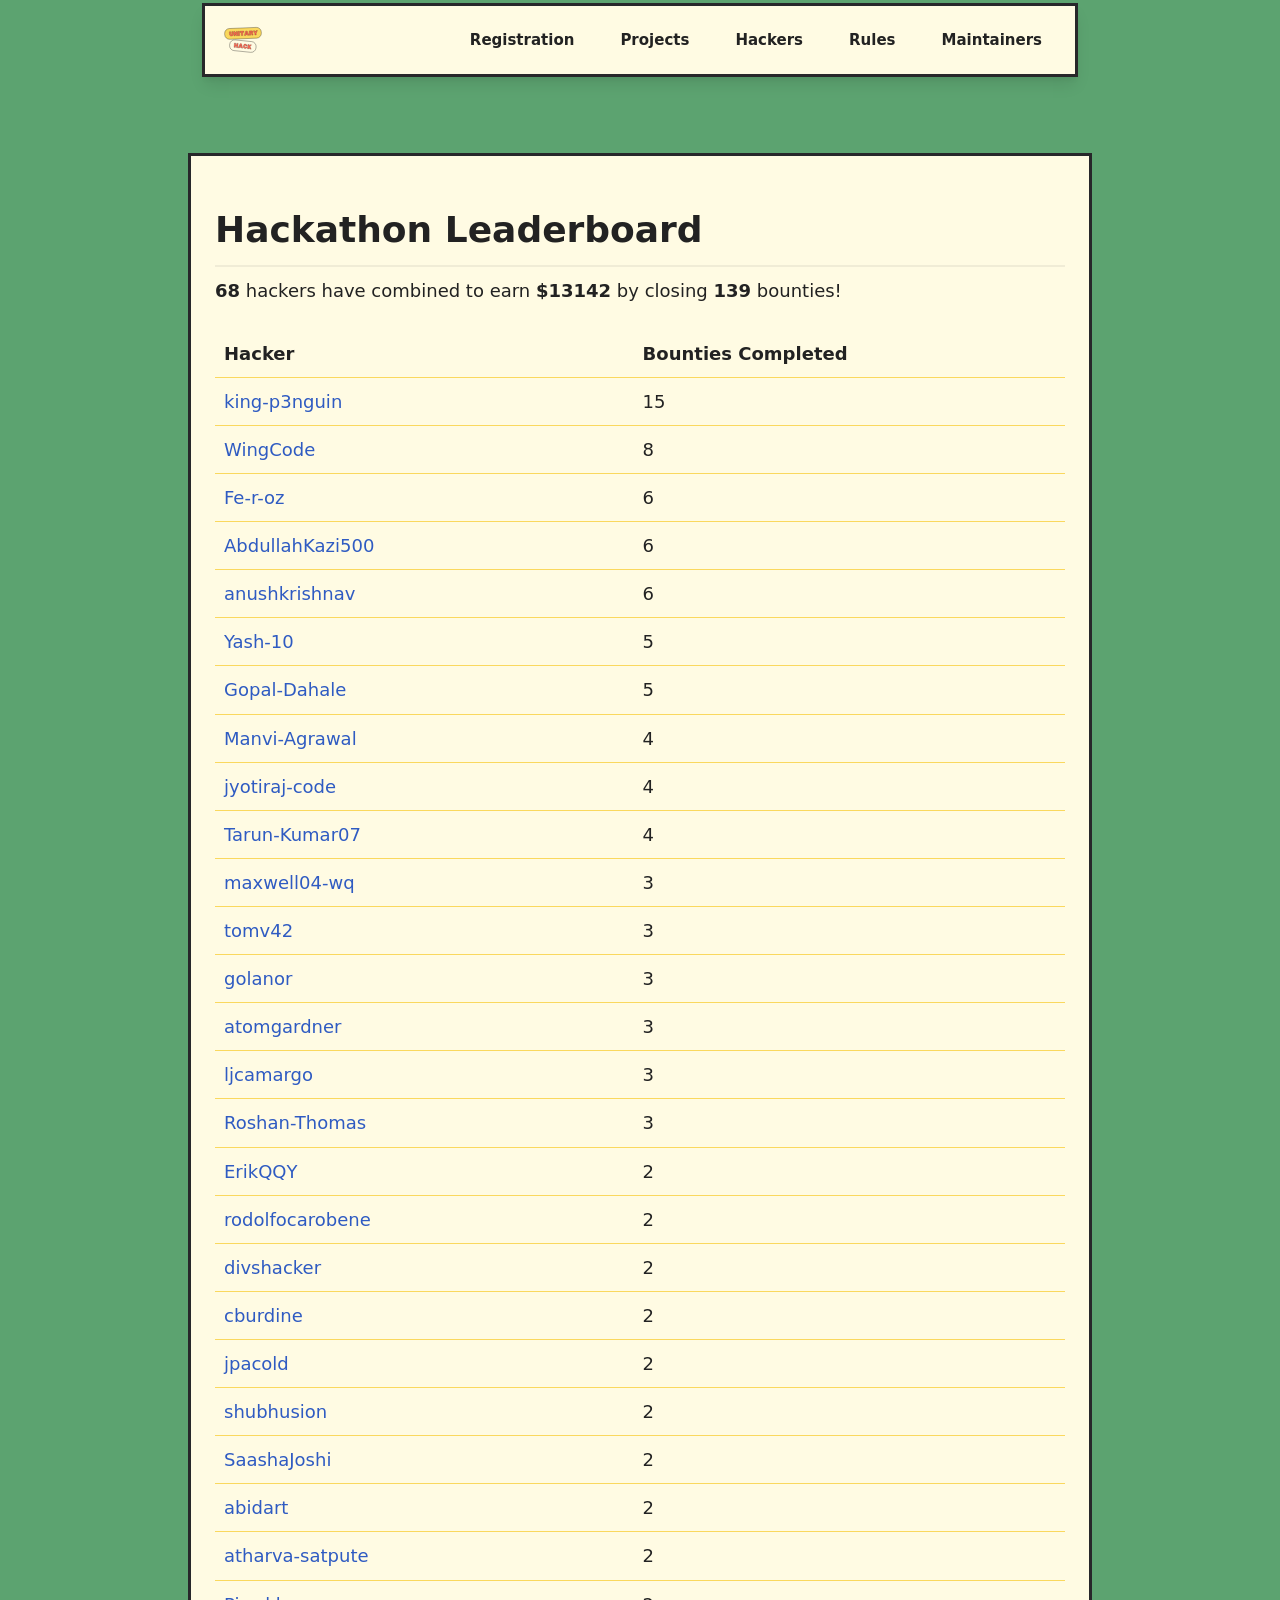
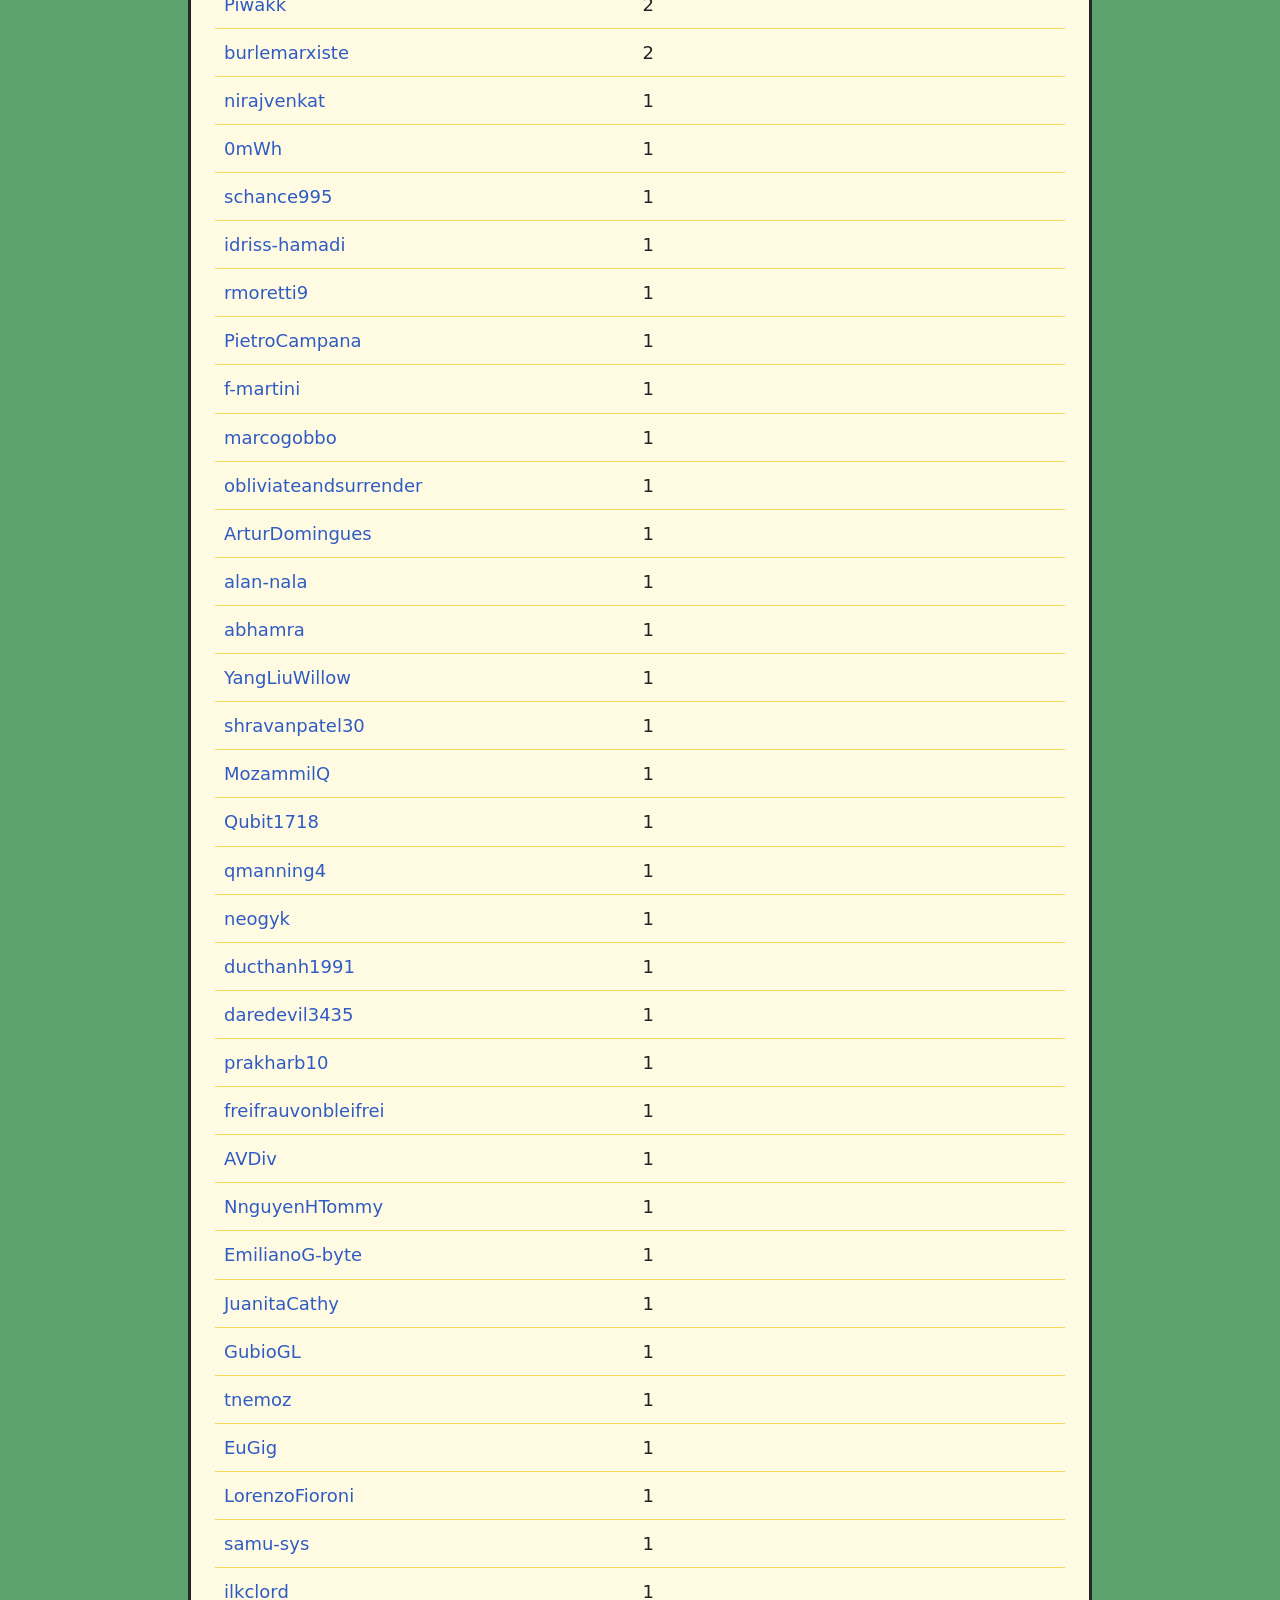
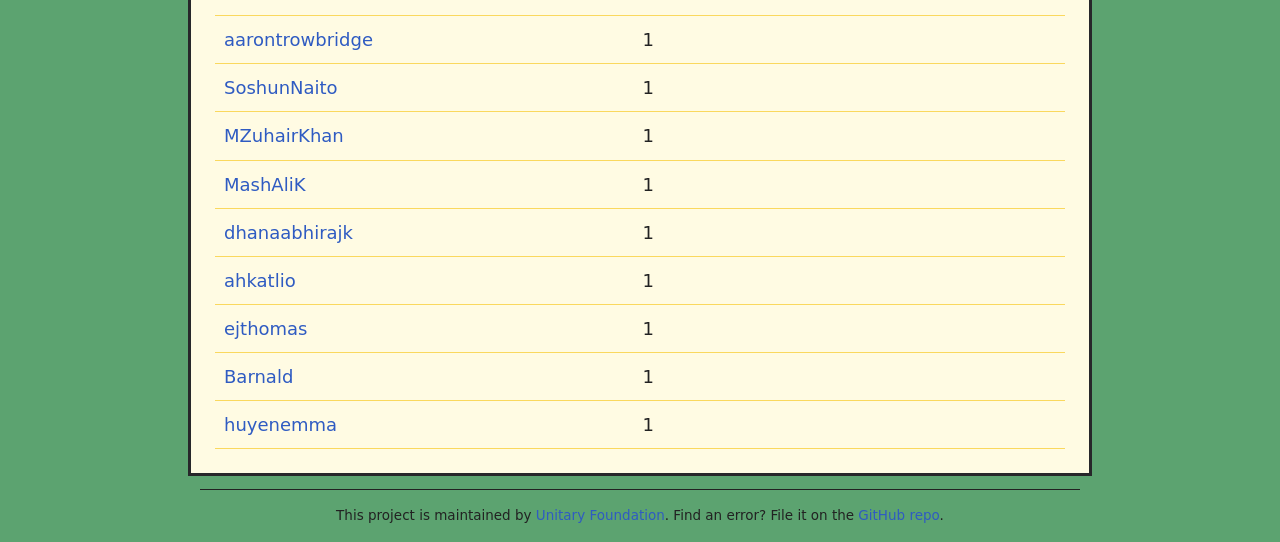
<file: leaderboard/index.html>
<!doctype html><html data-enable-theme-switch="true" data-use-system-theme="false" data-default-theme="light" data-current="leaderboard" lang="en"><head><meta charset="utf-8"><meta name="viewport" content="width=device-width,initial-scale=1"><title>Hackathon Leaderboard</title><meta name="description" content="unitaryHACK participants who&#39;ve successfully closed an issue."><link rel="dns-prefetch" href="https://identity.netlify.com"><script async src="https://identity.netlify.com/v1/netlify-identity-widget.js"></script><link rel="preconnect" href="https://fonts.googleapis.com"><link rel="preconnect" href="https://fonts.gstatic.com" crossorigin><link rel="stylesheet" href="/assets/css/main.css"><script>// Initialize theme
    // Must run before page rendering to prevent flash
    const themeConfig = document.documentElement.dataset;
    const theme = localStorage.getItem('theme');

    if (theme) {
      themeConfig.theme = theme;
    } else {
      const defaultTheme = themeConfig.defaultTheme;
      const useSystemTheme = themeConfig.useSystemTheme === 'true';
      const prefersDark = window.matchMedia && window.matchMedia('(prefers-color-scheme: dark)').matches;

      themeConfig.theme = (useSystemTheme && prefersDark) ? 'dark' : defaultTheme;
    }</script><script defer="defer" src="/assets/js/main.bundle.js"></script></head><body><div class="wrapper-bg-wrapper"><div class="wrapper-bg"></div></div><header class="site-header"><div class="site-header__container"><span class="site-header__logo-container"><a class="site-header__logo" href="/" aria-label="Logo"><svg width="40" height="40" viewBox="0 0 40 40" fill="none" xmlns="http://www.w3.org/2000/svg"><rect x="1.45123" y="8.75376" width="36.6694" height="10.7585" rx="4.85" transform="rotate(-2.4644 1.45123 8.75376)" fill="#FAD85E" stroke="black" stroke-width="0.3"/><rect x="7.22567" y="19.4028" width="26.4961" height="10.7585" rx="4.85" transform="rotate(5.87081 7.22567 19.4028)" fill="#FFFBE3" stroke="black" stroke-width="0.3"/><path d="M6.33594 11.7336L7.74831 11.6732L7.84971 14.0682C7.85937 14.3241 7.90886 14.5197 7.9994 14.6549C8.08933 14.7901 8.21306 14.8547 8.3712 14.848C8.5221 14.842 8.63497 14.7678 8.70921 14.6259C8.78465 14.4847 8.81785 14.2855 8.80819 14.0296L8.70679 11.6346L10.1264 11.5742L10.2278 13.9692C10.255 14.6132 10.1101 15.1196 9.79323 15.4878C9.47756 15.8566 9.01703 16.054 8.41225 16.0793C7.80867 16.1047 7.33546 15.9477 6.99263 15.6061C6.6498 15.2651 6.4645 14.7726 6.43734 14.1286L6.33594 11.7336Z" fill="#FF6953"/><path d="M10.8768 15.9044L10.6934 11.5393L11.886 11.4886L13.1487 13.4611L13.0642 11.45L14.4838 11.3896L14.6673 15.7451L13.4746 15.7861L12.2047 13.8233L12.2892 15.8441L10.8768 15.9044Z" fill="#FF6953"/><path d="M16.4632 11.3047L16.6466 15.6601L15.2343 15.7205L15.0508 11.365L16.4632 11.3047Z" fill="#FF6953"/><path d="M20.8368 12.3379L19.6538 12.3886L19.7866 15.5272L18.3742 15.5876L18.2414 12.449L17.0487 12.4997L16.998 11.2829L20.7861 11.1211L20.8368 12.3379Z" fill="#FF6953"/><path d="M24.333 14.6995L22.8676 14.7623L22.6599 15.4093L21.291 15.4672L22.7372 11.0418L24.1665 10.9814L25.9627 15.2693L24.5866 15.3272L24.333 14.6995ZM23.9057 13.6734L23.5146 12.4928L23.208 13.7024L23.9057 13.6734Z" fill="#FF6953"/><path d="M29.5185 13.2335C29.842 13.4701 30.0146 13.8528 30.0376 14.3803L30.0665 15.095L28.7773 15.1505L28.7387 14.2524C28.7224 13.8697 28.5335 13.6536 28.1713 13.6053L27.6498 13.6271L27.715 15.194L26.3026 15.2543L26.1191 10.8989L28.42 10.8023C28.8962 10.7818 29.268 10.8862 29.5354 11.1162C29.804 11.3449 29.9482 11.6836 29.9676 12.1326C29.9881 12.6203 29.8384 12.9873 29.5185 13.2335ZM28.3017 12.5503C28.5799 12.5394 28.7151 12.426 28.7073 12.2099C28.6976 11.9896 28.5534 11.8852 28.2751 11.896L27.5774 11.925L27.6039 12.5793L28.3017 12.5503Z" fill="#FF6953"/><path d="M34.5184 10.5459L33.1978 13.1847L33.2726 14.9617L31.8506 15.0196L31.7757 13.2427L30.2402 10.7246L31.7299 10.6618L32.4348 12.0452L33.0288 10.6087L34.5184 10.5459Z" fill="#FF6953"/><path d="M6.33276 11.7309L7.74453 11.6711L7.84593 14.0673C7.8568 14.3239 7.90689 14.52 7.99743 14.6564C8.08797 14.7922 8.2111 14.8562 8.36803 14.8496C8.51892 14.8435 8.63239 14.7693 8.70784 14.6268C8.78329 14.4832 8.81588 14.2834 8.80502 14.0269L8.70362 11.6307L10.1232 11.5709L10.2246 13.9671C10.2518 14.6124 10.1069 15.1194 9.79006 15.4882C9.47438 15.8563 9.01506 16.0537 8.41088 16.0791C7.8067 16.1044 7.33229 15.9469 6.98885 15.6065C6.64602 15.2654 6.46072 14.7729 6.43356 14.1271L6.33276 11.7309ZM10.8741 15.9046L10.69 11.5377L11.8845 11.4876L13.1466 13.4601L13.0614 11.4466L14.4811 11.3868L14.6645 15.7447L13.4713 15.7863L12.2007 13.8229L12.2858 15.8455L10.8741 15.9046ZM16.4596 11.3029L16.6437 15.6614L15.2313 15.7211L15.0478 11.3627L16.4596 11.3029ZM20.8428 12.3405L19.6567 12.3906L19.7895 15.5286L18.3772 15.5883L18.245 12.4497L17.0517 12.5004L17.0004 11.2806L20.7909 11.1207L20.8428 12.3405ZM24.3302 14.6999L22.866 14.7614L22.6577 15.4073L21.2888 15.4652L22.7344 11.0386L24.1643 10.9782L25.9593 15.2685L24.5831 15.3264L24.3302 14.6999ZM23.9017 13.6702L23.5118 12.4902L23.2046 13.6998L23.9017 13.6702ZM29.515 13.232C29.8391 13.4692 30.0123 13.8519 30.0347 14.38L30.0648 15.0946L28.775 15.1495L28.737 14.2514C28.7207 13.8682 28.5311 13.6521 28.1684 13.6038L27.6451 13.6255L27.7115 15.1942L26.2997 15.254L26.1156 10.8955L28.4171 10.7984C28.8933 10.7784 29.2657 10.8835 29.5343 11.114C29.8029 11.3446 29.9465 11.6832 29.9652 12.1311C29.9858 12.6187 29.8355 12.9857 29.515 13.232ZM28.2982 12.5505C28.577 12.5391 28.7122 12.4256 28.7032 12.2101C28.6941 11.9892 28.5499 11.8854 28.2704 11.8969L27.5739 11.9264L27.601 12.5801L28.2982 12.5505ZM34.5168 10.5412L33.1968 13.1813L33.2722 14.9594L31.8514 15.0198L31.776 13.241L30.2375 10.7217L31.7283 10.6589L32.4327 12.0435L33.0272 10.604L34.5168 10.5412Z" stroke="black" stroke-width="0.171756"/><path d="M15.2098 23.3949L14.7486 27.731L13.3339 27.5789L13.5004 26.0193L12.5468 25.9203L12.3802 27.4799L10.9727 27.3302L11.4338 22.9941L12.8413 23.1438L12.6747 24.7035L13.6284 24.8025L13.795 23.2428L15.2098 23.3949Z" fill="#FF6953"/><path d="M18.2096 27.4558L16.7514 27.3013L16.452 27.9121L15.0879 27.7672L17.1714 23.6025L18.5935 23.7546L19.7379 28.2597L18.3665 28.1149L18.2096 27.4558ZM17.9392 26.3766L17.7243 25.1525L17.2439 26.3042L17.9392 26.3766Z" fill="#FF6953"/><path d="M22.7154 26.7436C22.6043 27.177 22.4015 27.378 22.107 27.3472C21.9265 27.3279 21.7955 27.2253 21.7134 27.0382C21.6313 26.8498 21.6072 26.5939 21.641 26.2704C21.676 25.9408 21.7533 25.6928 21.8728 25.5268C21.9935 25.3614 22.1438 25.2878 22.3243 25.3071C22.4558 25.3204 22.5633 25.3904 22.6454 25.5171C22.7287 25.6445 22.7769 25.8165 22.7902 26.0338L24.1736 25.959C24.1217 25.4169 23.9467 24.9836 23.6473 24.6601C23.3479 24.3353 22.9459 24.1458 22.4426 24.0927C21.8179 24.0269 21.3157 24.1699 20.936 24.5224C20.5576 24.8737 20.33 25.4073 20.2528 26.1231C20.1785 26.8347 20.2896 27.4039 20.586 27.83C20.8817 28.2568 21.3422 28.5024 21.9669 28.5688C22.4703 28.6219 22.9025 28.5205 23.2634 28.2646C23.6256 28.0075 23.8875 27.6212 24.0505 27.1058L22.7154 26.7436Z" fill="#FF6953"/><path d="M26.7422 29.0057L26.1627 27.6005L25.9044 27.9096L25.7982 28.9067L24.3906 28.757L24.8518 24.4209L26.2593 24.5706L26.112 25.9492L27.2299 24.672L28.6422 24.8241L27.1212 26.5286L28.2077 29.1626L26.7422 29.0057Z" fill="#FF6953"/><path d="M15.2069 23.3929L14.7458 27.7308L13.3328 27.5805L13.4988 26.0191L12.5446 25.9177L12.3786 27.4791L10.9728 27.3294L11.434 22.9921L12.8397 23.1412L12.6731 24.7039L13.628 24.8053L13.794 23.2426L15.2069 23.3929ZM18.2055 27.458L16.7485 27.3035L16.4467 27.9113L15.0844 27.7664L17.1674 23.6011L18.5906 23.7526L19.7338 28.2607L18.3637 28.1153L18.2055 27.458ZM17.9339 26.377L17.7221 25.1523L17.2398 26.3033L17.9339 26.377ZM22.7106 26.7439C22.6008 27.1767 22.398 27.3777 22.1022 27.3463C21.9236 27.327 21.7926 27.2244 21.7093 27.0379C21.6272 26.8502 21.6037 26.5943 21.6381 26.2701C21.6731 25.9406 21.7503 25.6937 21.8698 25.5283C21.9906 25.3624 22.1402 25.2887 22.3189 25.308C22.4523 25.3219 22.5603 25.3919 22.643 25.5175C22.7269 25.6436 22.7746 25.815 22.7861 26.0323L24.1719 25.9605C24.1182 25.4173 23.9419 24.9833 23.6432 24.6586C23.3444 24.3339 22.9442 24.1449 22.4408 24.0912C21.8161 24.0248 21.3139 24.1679 20.9337 24.5204C20.5546 24.8716 20.3265 25.4058 20.2504 26.1223C20.175 26.8339 20.2855 27.4031 20.5818 27.8292C20.8794 28.2559 21.3405 28.5022 21.9652 28.5686C22.468 28.6217 22.8995 28.5203 23.2599 28.2638C23.6208 28.0066 23.884 27.6203 24.05 27.1049L22.7106 26.7439ZM26.7425 29.0062L26.1631 27.6028L25.903 27.9076L25.7967 28.9054L24.3916 28.7557L24.8527 24.4184L26.2579 24.568L26.1112 25.9478L27.229 24.6713L28.6432 24.8216L27.1198 26.5291L28.2086 29.1619L26.7425 29.0062Z" stroke="black" stroke-width="0.171756"/></svg> </a></span><button class="site-header__mobile-nav" data-drawer-trigger="" aria-controls="drawer-name" aria-expanded="false"><span class="site-header__mobile-nav-label">Menu</span> <svg width="226" height="187" viewBox="0 0 226 187" fill="none" xmlns="http://www.w3.org/2000/svg"><path d="M0 0H225.311V22.8494H0V0Z" fill="currentColor"/><path d="M0 81.872H225.311V104.721H0V81.872Z" fill="currentColor"/><path d="M0 163.744H225.311V186.593H0V163.744Z" fill="currentColor"/></svg></button><nav class="site-header__nav"><ul class="site-header__items"><li class="site-header__item"><a class="site-header__link" href="/register/">Registration</a></li><li class="site-header__item"><a class="site-header__link" href="/projects/">Projects</a></li><li class="site-header__item"><a class="site-header__link" href="/hacker-guide/">Hackers</a></li><li class="site-header__item"><a class="site-header__link" href="/rules/">Rules</a></li><li class="site-header__item"><a class="site-header__link" href="/project-guide/">Maintainers</a></li></ul></nav></div></header><section class="drawer" id="drawer-name" data-drawer-target><div class="drawer__overlay" data-drawer-close tabindex="-1"></div><div class="drawer__wrapper"><div class="drawer__header"><button class="drawer__close" data-drawer-close aria-label="Close Drawer"><svg width="45" height="45" viewBox="0 0 45 45" fill="none" xmlns="http://www.w3.org/2000/svg"><path fill-rule="evenodd" clip-rule="evenodd" d="M0 3.84294L3.84294 0L22.4996 18.7131L41.2127 0L45 3.84294L26.3425 22.4996L45 41.2127L41.2127 45L22.4996 26.3425L3.84294 45L0 41.2127L18.7131 22.4996L0 3.84294Z" fill="currentColor"/></svg></button></div><div class="drawer__content"><ul class="drawer__nav"><li class="drawer__nav-item"><a href="/">Home</a></li><li class="drawer__nav-item"><a href="/register/">Registration</a></li><li class="drawer__nav-item"><a href="/projects/">Projects</a></li><li class="drawer__nav-item"><a href="/hacker-guide/">Hackers</a></li><li class="drawer__nav-item"><a href="/rules/">Rules</a></li><li class="drawer__nav-item"><a href="/project-guide/">Maintainers</a></li></ul></div></div></section><main><div class="page-container"><h1>Hackathon Leaderboard</h1><hr><p><b>68</b> hackers have combined to earn <b>$13142</b> by closing <b>139</b> bounties!</p><table><tr><th>Hacker</th><th>Bounties Completed</th></tr><tr><td><a href="/hackers/king-p3nguin">king-p3nguin</a></td><td>15</td></tr><tr><td><a href="/hackers/wingcode">WingCode</a></td><td>8</td></tr><tr><td><a href="/hackers/fe-r-oz">Fe-r-oz</a></td><td>6</td></tr><tr><td><a href="/hackers/abdullahkazi500">AbdullahKazi500</a></td><td>6</td></tr><tr><td><a href="/hackers/anushkrishnav">anushkrishnav</a></td><td>6</td></tr><tr><td><a href="/hackers/yash-10">Yash-10</a></td><td>5</td></tr><tr><td><a href="/hackers/gopal-dahale">Gopal-Dahale</a></td><td>5</td></tr><tr><td><a href="/hackers/manvi-agrawal">Manvi-Agrawal</a></td><td>4</td></tr><tr><td><a href="/hackers/jyotiraj-code">jyotiraj-code</a></td><td>4</td></tr><tr><td><a href="/hackers/tarun-kumar07">Tarun-Kumar07</a></td><td>4</td></tr><tr><td><a href="/hackers/maxwell04-wq">maxwell04-wq</a></td><td>3</td></tr><tr><td><a href="/hackers/tomv42">tomv42</a></td><td>3</td></tr><tr><td><a href="/hackers/golanor">golanor</a></td><td>3</td></tr><tr><td><a href="/hackers/atomgardner">atomgardner</a></td><td>3</td></tr><tr><td><a href="/hackers/ljcamargo">ljcamargo</a></td><td>3</td></tr><tr><td><a href="/hackers/roshan-thomas">Roshan-Thomas</a></td><td>3</td></tr><tr><td><a href="/hackers/erikqqy">ErikQQY</a></td><td>2</td></tr><tr><td><a href="/hackers/rodolfocarobene">rodolfocarobene</a></td><td>2</td></tr><tr><td><a href="/hackers/divshacker">divshacker</a></td><td>2</td></tr><tr><td><a href="/hackers/cburdine">cburdine</a></td><td>2</td></tr><tr><td><a href="/hackers/jpacold">jpacold</a></td><td>2</td></tr><tr><td><a href="/hackers/shubhusion">shubhusion</a></td><td>2</td></tr><tr><td><a href="/hackers/saashajoshi">SaashaJoshi</a></td><td>2</td></tr><tr><td><a href="/hackers/abidart">abidart</a></td><td>2</td></tr><tr><td><a href="/hackers/atharva-satpute">atharva-satpute</a></td><td>2</td></tr><tr><td><a href="/hackers/piwakk">Piwakk</a></td><td>2</td></tr><tr><td><a href="/hackers/burlemarxiste">burlemarxiste</a></td><td>2</td></tr><tr><td><a href="/hackers/nirajvenkat">nirajvenkat</a></td><td>1</td></tr><tr><td><a href="/hackers/0mwh">0mWh</a></td><td>1</td></tr><tr><td><a href="/hackers/schance995">schance995</a></td><td>1</td></tr><tr><td><a href="/hackers/idriss-hamadi">idriss-hamadi</a></td><td>1</td></tr><tr><td><a href="/hackers/rmoretti9">rmoretti9</a></td><td>1</td></tr><tr><td><a href="/hackers/pietrocampana">PietroCampana</a></td><td>1</td></tr><tr><td><a href="/hackers/f-martini">f-martini</a></td><td>1</td></tr><tr><td><a href="/hackers/marcogobbo">marcogobbo</a></td><td>1</td></tr><tr><td><a href="/hackers/obliviateandsurrender">obliviateandsurrender</a></td><td>1</td></tr><tr><td><a href="/hackers/arturdomingues">ArturDomingues</a></td><td>1</td></tr><tr><td><a href="/hackers/alan-nala">alan-nala</a></td><td>1</td></tr><tr><td><a href="/hackers/abhamra">abhamra</a></td><td>1</td></tr><tr><td><a href="/hackers/yangliuwillow">YangLiuWillow</a></td><td>1</td></tr><tr><td><a href="/hackers/shravanpatel30">shravanpatel30</a></td><td>1</td></tr><tr><td><a href="/hackers/mozammilq">MozammilQ</a></td><td>1</td></tr><tr><td><a href="/hackers/qubit1718">Qubit1718</a></td><td>1</td></tr><tr><td><a href="/hackers/qmanning4">qmanning4</a></td><td>1</td></tr><tr><td><a href="/hackers/neogyk">neogyk</a></td><td>1</td></tr><tr><td><a href="/hackers/ducthanh1991">ducthanh1991</a></td><td>1</td></tr><tr><td><a href="/hackers/daredevil3435">daredevil3435</a></td><td>1</td></tr><tr><td><a href="/hackers/prakharb10">prakharb10</a></td><td>1</td></tr><tr><td><a href="/hackers/freifrauvonbleifrei">freifrauvonbleifrei</a></td><td>1</td></tr><tr><td><a href="/hackers/avdiv">AVDiv</a></td><td>1</td></tr><tr><td><a href="/hackers/nnguyenhtommy">NnguyenHTommy</a></td><td>1</td></tr><tr><td><a href="/hackers/emilianog-byte">EmilianoG-byte</a></td><td>1</td></tr><tr><td><a href="/hackers/juanitacathy">JuanitaCathy</a></td><td>1</td></tr><tr><td><a href="/hackers/gubiogl">GubioGL</a></td><td>1</td></tr><tr><td><a href="/hackers/tnemoz">tnemoz</a></td><td>1</td></tr><tr><td><a href="/hackers/eugig">EuGig</a></td><td>1</td></tr><tr><td><a href="/hackers/lorenzofioroni">LorenzoFioroni</a></td><td>1</td></tr><tr><td><a href="/hackers/samu-sys">samu-sys</a></td><td>1</td></tr><tr><td><a href="/hackers/ilkclord">ilkclord</a></td><td>1</td></tr><tr><td><a href="/hackers/aarontrowbridge">aarontrowbridge</a></td><td>1</td></tr><tr><td><a href="/hackers/soshunnaito">SoshunNaito</a></td><td>1</td></tr><tr><td><a href="/hackers/mzuhairkhan">MZuhairKhan</a></td><td>1</td></tr><tr><td><a href="/hackers/mashalik">MashAliK</a></td><td>1</td></tr><tr><td><a href="/hackers/dhanaabhirajk">dhanaabhirajk</a></td><td>1</td></tr><tr><td><a href="/hackers/ahkatlio">ahkatlio</a></td><td>1</td></tr><tr><td><a href="/hackers/ejthomas">ejthomas</a></td><td>1</td></tr><tr><td><a href="/hackers/barnald">Barnald</a></td><td>1</td></tr><tr><td><a href="/hackers/huyenemma">huyenemma</a></td><td>1</td></tr></table></div></main><footer class="site-footer"><small>This project is maintained by <a href="https://unitary.foundation">Unitary Foundation</a>. Find an error? File it on the <a href="https://github.com/unitaryfund/unitaryhack">GitHub repo</a>.</small></footer></body></html>
</file>
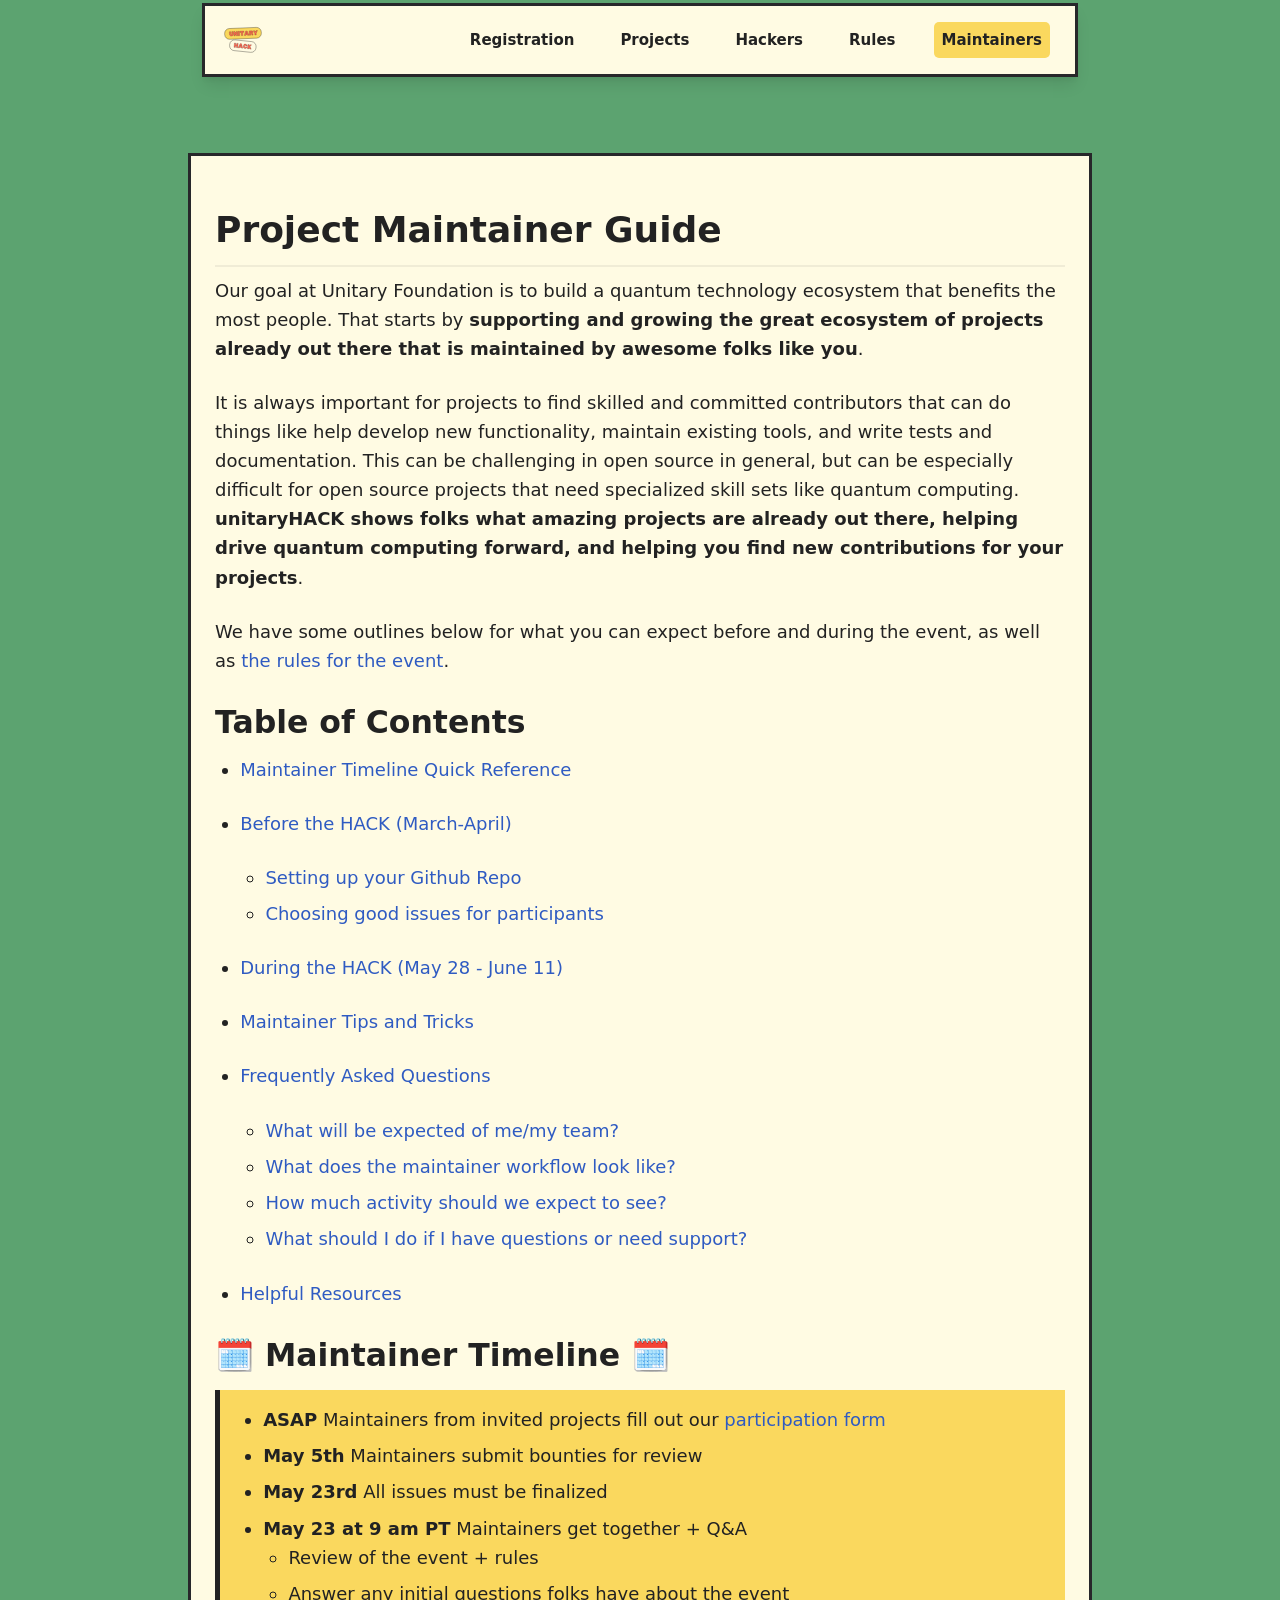
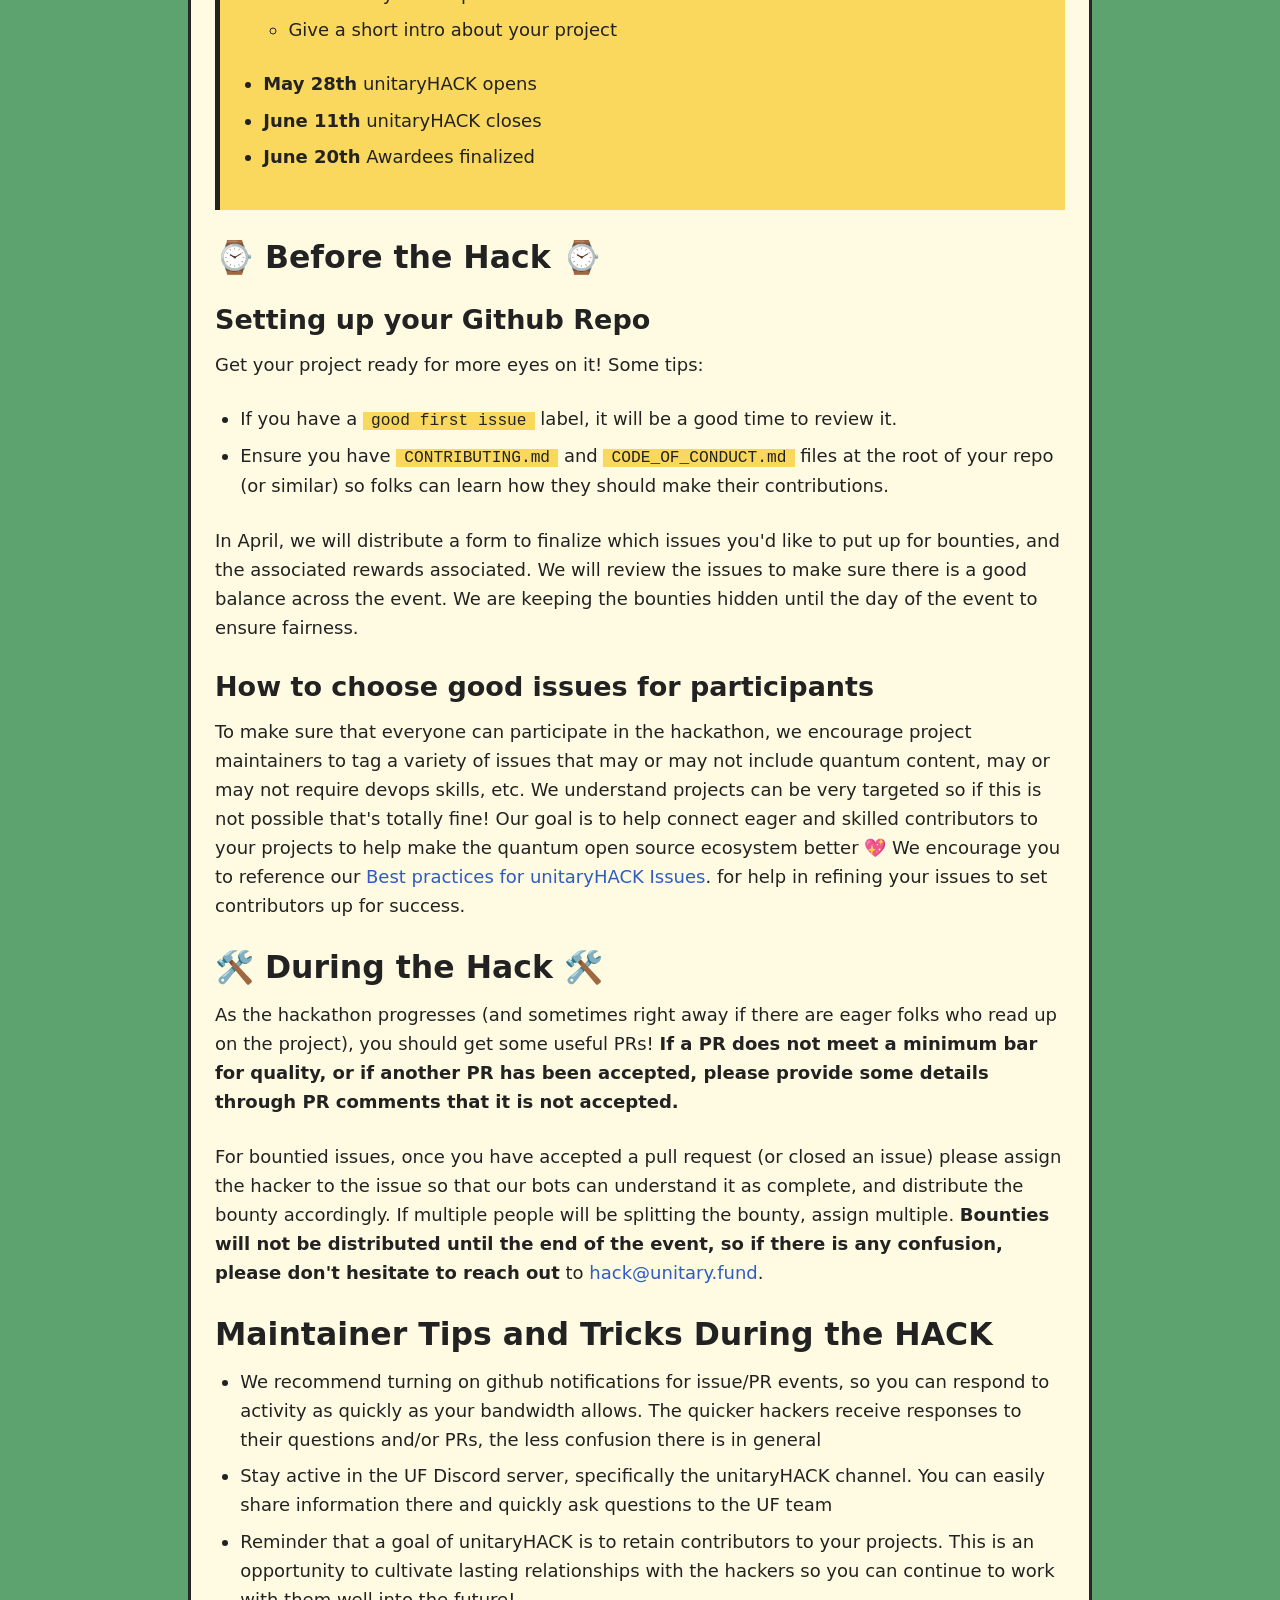
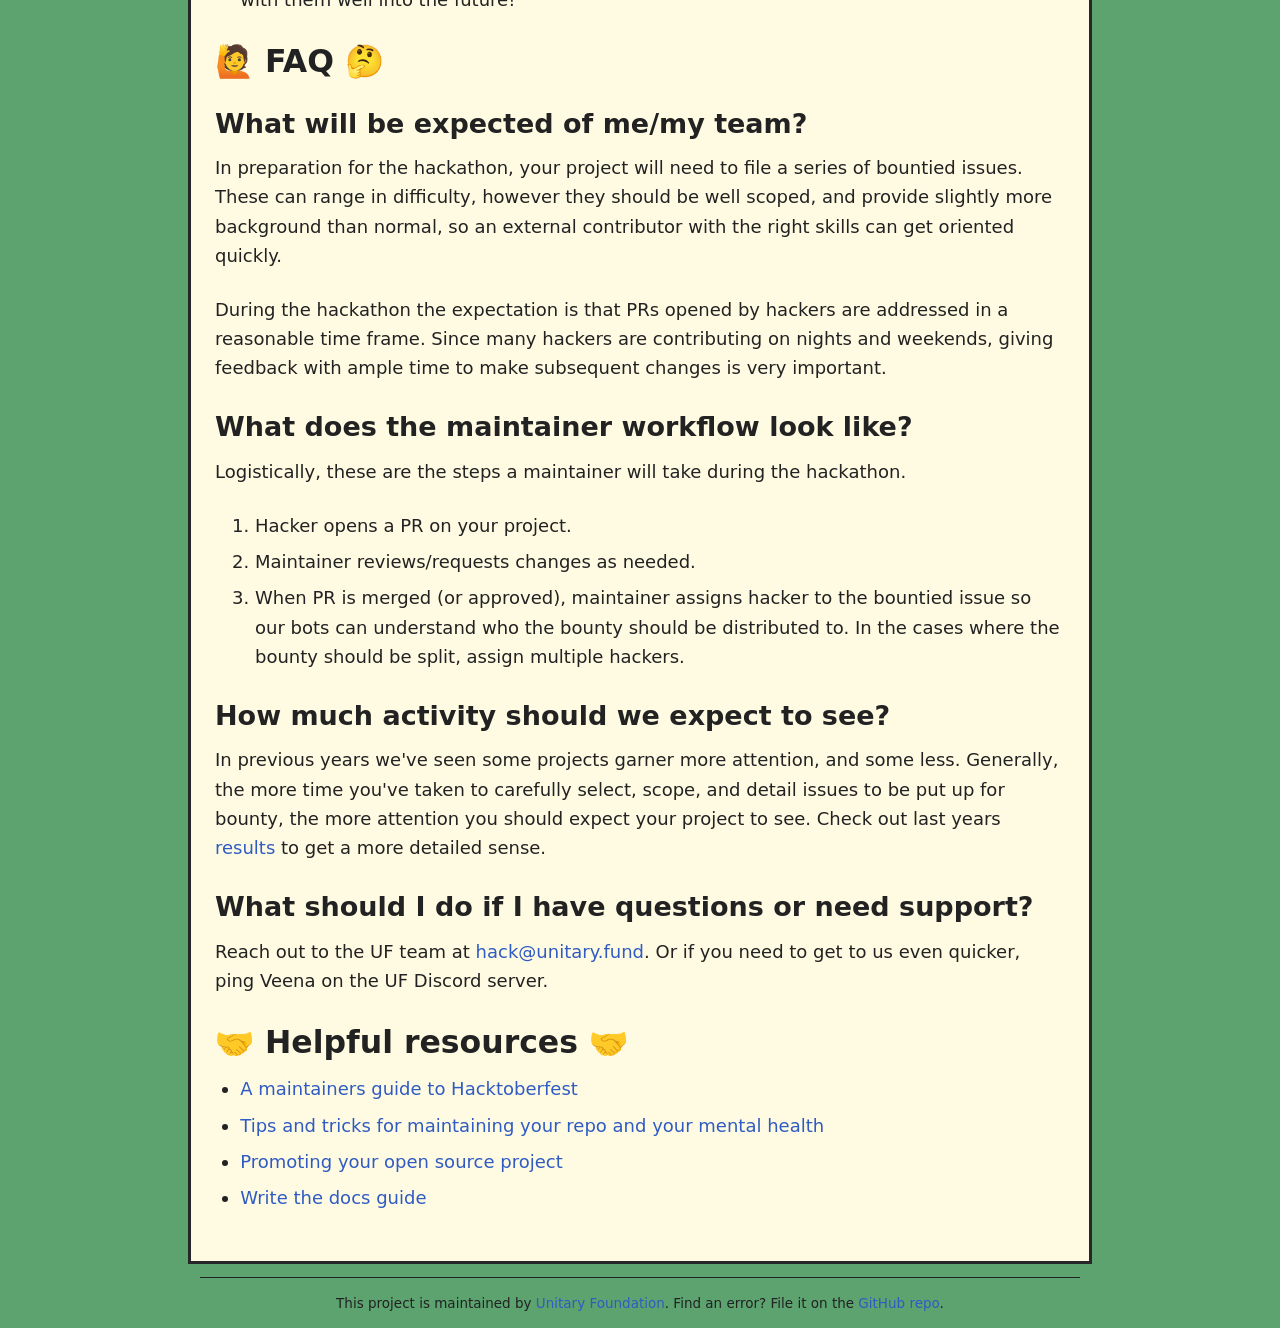
<file: project-guide/index.html>
<!doctype html><html data-enable-theme-switch="true" data-use-system-theme="false" data-default-theme="light" data-current="page" lang="en"><head><meta charset="utf-8"><meta name="viewport" content="width=device-width,initial-scale=1"><title>Project Maintainer Guide</title><meta name="description" content="Helpful information for project maintainers participating in unitaryHACK"><link rel="dns-prefetch" href="https://identity.netlify.com"><script async src="https://identity.netlify.com/v1/netlify-identity-widget.js"></script><link rel="preconnect" href="https://fonts.googleapis.com"><link rel="preconnect" href="https://fonts.gstatic.com" crossorigin><link rel="stylesheet" href="/assets/css/main.css"><script>// Initialize theme
    // Must run before page rendering to prevent flash
    const themeConfig = document.documentElement.dataset;
    const theme = localStorage.getItem('theme');

    if (theme) {
      themeConfig.theme = theme;
    } else {
      const defaultTheme = themeConfig.defaultTheme;
      const useSystemTheme = themeConfig.useSystemTheme === 'true';
      const prefersDark = window.matchMedia && window.matchMedia('(prefers-color-scheme: dark)').matches;

      themeConfig.theme = (useSystemTheme && prefersDark) ? 'dark' : defaultTheme;
    }</script><script defer="defer" src="/assets/js/main.bundle.js"></script></head><body><div class="wrapper-bg-wrapper"><div class="wrapper-bg"></div></div><header class="site-header"><div class="site-header__container"><span class="site-header__logo-container"><a class="site-header__logo" href="/" aria-label="Logo"><svg width="40" height="40" viewBox="0 0 40 40" fill="none" xmlns="http://www.w3.org/2000/svg"><rect x="1.45123" y="8.75376" width="36.6694" height="10.7585" rx="4.85" transform="rotate(-2.4644 1.45123 8.75376)" fill="#FAD85E" stroke="black" stroke-width="0.3"/><rect x="7.22567" y="19.4028" width="26.4961" height="10.7585" rx="4.85" transform="rotate(5.87081 7.22567 19.4028)" fill="#FFFBE3" stroke="black" stroke-width="0.3"/><path d="M6.33594 11.7336L7.74831 11.6732L7.84971 14.0682C7.85937 14.3241 7.90886 14.5197 7.9994 14.6549C8.08933 14.7901 8.21306 14.8547 8.3712 14.848C8.5221 14.842 8.63497 14.7678 8.70921 14.6259C8.78465 14.4847 8.81785 14.2855 8.80819 14.0296L8.70679 11.6346L10.1264 11.5742L10.2278 13.9692C10.255 14.6132 10.1101 15.1196 9.79323 15.4878C9.47756 15.8566 9.01703 16.054 8.41225 16.0793C7.80867 16.1047 7.33546 15.9477 6.99263 15.6061C6.6498 15.2651 6.4645 14.7726 6.43734 14.1286L6.33594 11.7336Z" fill="#FF6953"/><path d="M10.8768 15.9044L10.6934 11.5393L11.886 11.4886L13.1487 13.4611L13.0642 11.45L14.4838 11.3896L14.6673 15.7451L13.4746 15.7861L12.2047 13.8233L12.2892 15.8441L10.8768 15.9044Z" fill="#FF6953"/><path d="M16.4632 11.3047L16.6466 15.6601L15.2343 15.7205L15.0508 11.365L16.4632 11.3047Z" fill="#FF6953"/><path d="M20.8368 12.3379L19.6538 12.3886L19.7866 15.5272L18.3742 15.5876L18.2414 12.449L17.0487 12.4997L16.998 11.2829L20.7861 11.1211L20.8368 12.3379Z" fill="#FF6953"/><path d="M24.333 14.6995L22.8676 14.7623L22.6599 15.4093L21.291 15.4672L22.7372 11.0418L24.1665 10.9814L25.9627 15.2693L24.5866 15.3272L24.333 14.6995ZM23.9057 13.6734L23.5146 12.4928L23.208 13.7024L23.9057 13.6734Z" fill="#FF6953"/><path d="M29.5185 13.2335C29.842 13.4701 30.0146 13.8528 30.0376 14.3803L30.0665 15.095L28.7773 15.1505L28.7387 14.2524C28.7224 13.8697 28.5335 13.6536 28.1713 13.6053L27.6498 13.6271L27.715 15.194L26.3026 15.2543L26.1191 10.8989L28.42 10.8023C28.8962 10.7818 29.268 10.8862 29.5354 11.1162C29.804 11.3449 29.9482 11.6836 29.9676 12.1326C29.9881 12.6203 29.8384 12.9873 29.5185 13.2335ZM28.3017 12.5503C28.5799 12.5394 28.7151 12.426 28.7073 12.2099C28.6976 11.9896 28.5534 11.8852 28.2751 11.896L27.5774 11.925L27.6039 12.5793L28.3017 12.5503Z" fill="#FF6953"/><path d="M34.5184 10.5459L33.1978 13.1847L33.2726 14.9617L31.8506 15.0196L31.7757 13.2427L30.2402 10.7246L31.7299 10.6618L32.4348 12.0452L33.0288 10.6087L34.5184 10.5459Z" fill="#FF6953"/><path d="M6.33276 11.7309L7.74453 11.6711L7.84593 14.0673C7.8568 14.3239 7.90689 14.52 7.99743 14.6564C8.08797 14.7922 8.2111 14.8562 8.36803 14.8496C8.51892 14.8435 8.63239 14.7693 8.70784 14.6268C8.78329 14.4832 8.81588 14.2834 8.80502 14.0269L8.70362 11.6307L10.1232 11.5709L10.2246 13.9671C10.2518 14.6124 10.1069 15.1194 9.79006 15.4882C9.47438 15.8563 9.01506 16.0537 8.41088 16.0791C7.8067 16.1044 7.33229 15.9469 6.98885 15.6065C6.64602 15.2654 6.46072 14.7729 6.43356 14.1271L6.33276 11.7309ZM10.8741 15.9046L10.69 11.5377L11.8845 11.4876L13.1466 13.4601L13.0614 11.4466L14.4811 11.3868L14.6645 15.7447L13.4713 15.7863L12.2007 13.8229L12.2858 15.8455L10.8741 15.9046ZM16.4596 11.3029L16.6437 15.6614L15.2313 15.7211L15.0478 11.3627L16.4596 11.3029ZM20.8428 12.3405L19.6567 12.3906L19.7895 15.5286L18.3772 15.5883L18.245 12.4497L17.0517 12.5004L17.0004 11.2806L20.7909 11.1207L20.8428 12.3405ZM24.3302 14.6999L22.866 14.7614L22.6577 15.4073L21.2888 15.4652L22.7344 11.0386L24.1643 10.9782L25.9593 15.2685L24.5831 15.3264L24.3302 14.6999ZM23.9017 13.6702L23.5118 12.4902L23.2046 13.6998L23.9017 13.6702ZM29.515 13.232C29.8391 13.4692 30.0123 13.8519 30.0347 14.38L30.0648 15.0946L28.775 15.1495L28.737 14.2514C28.7207 13.8682 28.5311 13.6521 28.1684 13.6038L27.6451 13.6255L27.7115 15.1942L26.2997 15.254L26.1156 10.8955L28.4171 10.7984C28.8933 10.7784 29.2657 10.8835 29.5343 11.114C29.8029 11.3446 29.9465 11.6832 29.9652 12.1311C29.9858 12.6187 29.8355 12.9857 29.515 13.232ZM28.2982 12.5505C28.577 12.5391 28.7122 12.4256 28.7032 12.2101C28.6941 11.9892 28.5499 11.8854 28.2704 11.8969L27.5739 11.9264L27.601 12.5801L28.2982 12.5505ZM34.5168 10.5412L33.1968 13.1813L33.2722 14.9594L31.8514 15.0198L31.776 13.241L30.2375 10.7217L31.7283 10.6589L32.4327 12.0435L33.0272 10.604L34.5168 10.5412Z" stroke="black" stroke-width="0.171756"/><path d="M15.2098 23.3949L14.7486 27.731L13.3339 27.5789L13.5004 26.0193L12.5468 25.9203L12.3802 27.4799L10.9727 27.3302L11.4338 22.9941L12.8413 23.1438L12.6747 24.7035L13.6284 24.8025L13.795 23.2428L15.2098 23.3949Z" fill="#FF6953"/><path d="M18.2096 27.4558L16.7514 27.3013L16.452 27.9121L15.0879 27.7672L17.1714 23.6025L18.5935 23.7546L19.7379 28.2597L18.3665 28.1149L18.2096 27.4558ZM17.9392 26.3766L17.7243 25.1525L17.2439 26.3042L17.9392 26.3766Z" fill="#FF6953"/><path d="M22.7154 26.7436C22.6043 27.177 22.4015 27.378 22.107 27.3472C21.9265 27.3279 21.7955 27.2253 21.7134 27.0382C21.6313 26.8498 21.6072 26.5939 21.641 26.2704C21.676 25.9408 21.7533 25.6928 21.8728 25.5268C21.9935 25.3614 22.1438 25.2878 22.3243 25.3071C22.4558 25.3204 22.5633 25.3904 22.6454 25.5171C22.7287 25.6445 22.7769 25.8165 22.7902 26.0338L24.1736 25.959C24.1217 25.4169 23.9467 24.9836 23.6473 24.6601C23.3479 24.3353 22.9459 24.1458 22.4426 24.0927C21.8179 24.0269 21.3157 24.1699 20.936 24.5224C20.5576 24.8737 20.33 25.4073 20.2528 26.1231C20.1785 26.8347 20.2896 27.4039 20.586 27.83C20.8817 28.2568 21.3422 28.5024 21.9669 28.5688C22.4703 28.6219 22.9025 28.5205 23.2634 28.2646C23.6256 28.0075 23.8875 27.6212 24.0505 27.1058L22.7154 26.7436Z" fill="#FF6953"/><path d="M26.7422 29.0057L26.1627 27.6005L25.9044 27.9096L25.7982 28.9067L24.3906 28.757L24.8518 24.4209L26.2593 24.5706L26.112 25.9492L27.2299 24.672L28.6422 24.8241L27.1212 26.5286L28.2077 29.1626L26.7422 29.0057Z" fill="#FF6953"/><path d="M15.2069 23.3929L14.7458 27.7308L13.3328 27.5805L13.4988 26.0191L12.5446 25.9177L12.3786 27.4791L10.9728 27.3294L11.434 22.9921L12.8397 23.1412L12.6731 24.7039L13.628 24.8053L13.794 23.2426L15.2069 23.3929ZM18.2055 27.458L16.7485 27.3035L16.4467 27.9113L15.0844 27.7664L17.1674 23.6011L18.5906 23.7526L19.7338 28.2607L18.3637 28.1153L18.2055 27.458ZM17.9339 26.377L17.7221 25.1523L17.2398 26.3033L17.9339 26.377ZM22.7106 26.7439C22.6008 27.1767 22.398 27.3777 22.1022 27.3463C21.9236 27.327 21.7926 27.2244 21.7093 27.0379C21.6272 26.8502 21.6037 26.5943 21.6381 26.2701C21.6731 25.9406 21.7503 25.6937 21.8698 25.5283C21.9906 25.3624 22.1402 25.2887 22.3189 25.308C22.4523 25.3219 22.5603 25.3919 22.643 25.5175C22.7269 25.6436 22.7746 25.815 22.7861 26.0323L24.1719 25.9605C24.1182 25.4173 23.9419 24.9833 23.6432 24.6586C23.3444 24.3339 22.9442 24.1449 22.4408 24.0912C21.8161 24.0248 21.3139 24.1679 20.9337 24.5204C20.5546 24.8716 20.3265 25.4058 20.2504 26.1223C20.175 26.8339 20.2855 27.4031 20.5818 27.8292C20.8794 28.2559 21.3405 28.5022 21.9652 28.5686C22.468 28.6217 22.8995 28.5203 23.2599 28.2638C23.6208 28.0066 23.884 27.6203 24.05 27.1049L22.7106 26.7439ZM26.7425 29.0062L26.1631 27.6028L25.903 27.9076L25.7967 28.9054L24.3916 28.7557L24.8527 24.4184L26.2579 24.568L26.1112 25.9478L27.229 24.6713L28.6432 24.8216L27.1198 26.5291L28.2086 29.1619L26.7425 29.0062Z" stroke="black" stroke-width="0.171756"/></svg> </a></span><button class="site-header__mobile-nav" data-drawer-trigger="" aria-controls="drawer-name" aria-expanded="false"><span class="site-header__mobile-nav-label">Menu</span> <svg width="226" height="187" viewBox="0 0 226 187" fill="none" xmlns="http://www.w3.org/2000/svg"><path d="M0 0H225.311V22.8494H0V0Z" fill="currentColor"/><path d="M0 81.872H225.311V104.721H0V81.872Z" fill="currentColor"/><path d="M0 163.744H225.311V186.593H0V163.744Z" fill="currentColor"/></svg></button><nav class="site-header__nav"><ul class="site-header__items"><li class="site-header__item"><a class="site-header__link" href="/register/">Registration</a></li><li class="site-header__item"><a class="site-header__link" href="/projects/">Projects</a></li><li class="site-header__item"><a class="site-header__link" href="/hacker-guide/">Hackers</a></li><li class="site-header__item"><a class="site-header__link" href="/rules/">Rules</a></li><li class="site-header__item"><a class="site-header__link" href="/project-guide/" aria-current data-current="current item">Maintainers</a></li></ul></nav></div></header><section class="drawer" id="drawer-name" data-drawer-target><div class="drawer__overlay" data-drawer-close tabindex="-1"></div><div class="drawer__wrapper"><div class="drawer__header"><button class="drawer__close" data-drawer-close aria-label="Close Drawer"><svg width="45" height="45" viewBox="0 0 45 45" fill="none" xmlns="http://www.w3.org/2000/svg"><path fill-rule="evenodd" clip-rule="evenodd" d="M0 3.84294L3.84294 0L22.4996 18.7131L41.2127 0L45 3.84294L26.3425 22.4996L45 41.2127L41.2127 45L22.4996 26.3425L3.84294 45L0 41.2127L18.7131 22.4996L0 3.84294Z" fill="currentColor"/></svg></button></div><div class="drawer__content"><ul class="drawer__nav"><li class="drawer__nav-item"><a href="/">Home</a></li><li class="drawer__nav-item"><a href="/register/">Registration</a></li><li class="drawer__nav-item"><a href="/projects/">Projects</a></li><li class="drawer__nav-item"><a href="/hacker-guide/">Hackers</a></li><li class="drawer__nav-item"><a href="/rules/">Rules</a></li><li class="drawer__nav-item"><a href="/project-guide/" aria-current data-current="current item">Maintainers</a></li></ul></div></div></section><main><div class="page-container"><h1>Project Maintainer Guide</h1><hr><p>Our goal at Unitary Foundation is to build a quantum technology ecosystem that benefits the most people. That starts by <strong>supporting and growing the great ecosystem of projects already out there that is maintained by awesome folks like you</strong>.</p><p>It is always important for projects to find skilled and committed contributors that can do things like help develop new functionality, maintain existing tools, and write tests and documentation. This can be challenging in open source in general, but can be especially difficult for open source projects that need specialized skill sets like quantum computing. <strong>unitaryHACK shows folks what amazing projects are already out there, helping drive quantum computing forward, and helping you find new contributions for your projects</strong>.</p><p>We have some outlines below for what you can expect before and during the event, as well as <a href="/rules/">the rules for the event</a>.</p><h2 id="table-of-contents" tabindex="-1">Table of Contents</h2><ul><li><p><a href="/project-guide#%F0%9F%97%93%EF%B8%8F-maintainer-timeline-%F0%9F%97%93%EF%B8%8F">Maintainer Timeline Quick Reference</a></p></li><li><p><a href="/project-guide#%E2%8C%9A-before-the-hack-%E2%8C%9A">Before the HACK (March-April)</a></p><ul><li><a href="/project-guide#setting-up-your-github-repo">Setting up your Github Repo</a></li><li><a href="/project-guide#how-to-choose-good-issues-for-participants">Choosing good issues for participants</a></li></ul></li><li><p><a href="/project-guide#%F0%9F%9B%A0%EF%B8%8F-during-the-hack-%F0%9F%9B%A0%EF%B8%8F">During the HACK (May 28 - June 11)</a></p></li><li><p><a href="/project-guide#maintainer-tips-and-tricks-during-the-hack">Maintainer Tips and Tricks</a></p></li><li><p><a href="/project-guide#%F0%9F%99%8B-faq-%F0%9F%A4%94">Frequently Asked Questions</a></p><ul><li><a href="/project-guide#what-will-be-expected-of-me%2Fmy-team%3F">What will be expected of me/my team?</a></li><li><a href="/project-guide#what-does-the-maintainer-workflow-look-like%3F">What does the maintainer workflow look like?</a></li><li><a href="/project-guide#how-much-activity-should-we-expect-to-see%3F">How much activity should we expect to see?</a></li><li><a href="/project-guide#what-should-i-do-if-i-have-questions-or-need-support%3F">What should I do if I have questions or need support?</a></li></ul></li><li><p><a href="/project-guide#%F0%9F%A4%9D-helpful-resources-%F0%9F%A4%9D">Helpful Resources</a></p></li></ul><h2 id="%F0%9F%97%93%EF%B8%8F-maintainer-timeline-%F0%9F%97%93%EF%B8%8F" tabindex="-1">🗓️ Maintainer Timeline 🗓️</h2><blockquote><ul><li><strong>ASAP</strong> Maintainers from invited projects fill out our <a href="https://airtable.com/apppeZIiaDZ7dgNya/pagxR9MSOdmHEfALX/form">participation form</a></li><li><strong>May 5th</strong> Maintainers submit bounties for review</li><li><strong>May 23rd</strong> All issues must be finalized</li><li><strong>May 23 at 9 am PT</strong> Maintainers get together + Q&amp;A<ul><li>Review of the event + rules</li><li>Answer any initial questions folks have about the event</li><li>Give a short intro about your project</li></ul></li><li><strong>May 28th</strong> unitaryHACK opens</li><li><strong>June 11th</strong> unitaryHACK closes</li><li><strong>June 20th</strong> Awardees finalized</li></ul></blockquote><h2 id="%E2%8C%9A-before-the-hack-%E2%8C%9A" tabindex="-1">⌚ Before the Hack ⌚</h2><h3 id="setting-up-your-github-repo" tabindex="-1">Setting up your Github Repo</h3><p>Get your project ready for more eyes on it! Some tips:</p><ul><li>If you have a <code>good first issue</code> label, it will be a good time to review it.</li><li>Ensure you have <code>CONTRIBUTING.md</code> and <code>CODE_OF_CONDUCT.md</code> files at the root of your repo (or similar) so folks can learn how they should make their contributions.</li></ul><p>In April, we will distribute a form to finalize which issues you'd like to put up for bounties, and the associated rewards associated. We will review the issues to make sure there is a good balance across the event. We are keeping the bounties hidden until the day of the event to ensure fairness.</p><h3 id="how-to-choose-good-issues-for-participants" tabindex="-1">How to choose good issues for participants</h3><p>To make sure that everyone can participate in the hackathon, we encourage project maintainers to tag a variety of issues that may or may not include quantum content, may or may not require devops skills, etc. We understand projects can be very targeted so if this is not possible that's totally fine! Our goal is to help connect eager and skilled contributors to your projects to help make the quantum open source ecosystem better 💖 We encourage you to reference our <a href="/best-practices/">Best practices for unitaryHACK Issues</a>. for help in refining your issues to set contributors up for success.</p><h2 id="%F0%9F%9B%A0%EF%B8%8F-during-the-hack-%F0%9F%9B%A0%EF%B8%8F" tabindex="-1">🛠️ During the Hack 🛠️</h2><p>As the hackathon progresses (and sometimes right away if there are eager folks who read up on the project), you should get some useful PRs! <strong>If a PR does not meet a minimum bar for quality, or if another PR has been accepted, please provide some details through PR comments that it is not accepted.</strong></p><p>For bountied issues, once you have accepted a pull request (or closed an issue) please assign the hacker to the issue so that our bots can understand it as complete, and distribute the bounty accordingly. If multiple people will be splitting the bounty, assign multiple. <strong>Bounties will not be distributed until the end of the event, so if there is any confusion, please don't hesitate to reach out</strong> to <a href="mailto:hack@unitary.fund">hack@unitary.fund</a>.</p><h2 id="maintainer-tips-and-tricks-during-the-hack" tabindex="-1">Maintainer Tips and Tricks During the HACK</h2><ul><li>We recommend turning on github notifications for issue/PR events, so you can respond to activity as quickly as your bandwidth allows. The quicker hackers receive responses to their questions and/or PRs, the less confusion there is in general</li><li>Stay active in the UF Discord server, specifically the unitaryHACK channel. You can easily share information there and quickly ask questions to the UF team</li><li>Reminder that a goal of unitaryHACK is to retain contributors to your projects. This is an opportunity to cultivate lasting relationships with the hackers so you can continue to work with them well into the future!</li></ul><h2 id="%F0%9F%99%8B-faq-%F0%9F%A4%94" tabindex="-1">🙋 FAQ 🤔</h2><h3 id="what-will-be-expected-of-me%2Fmy-team%3F" tabindex="-1">What will be expected of me/my team?</h3><p>In preparation for the hackathon, your project will need to file a series of bountied issues. These can range in difficulty, however they should be well scoped, and provide slightly more background than normal, so an external contributor with the right skills can get oriented quickly.</p><p>During the hackathon the expectation is that PRs opened by hackers are addressed in a reasonable time frame. Since many hackers are contributing on nights and weekends, giving feedback with ample time to make subsequent changes is very important.</p><h3 id="what-does-the-maintainer-workflow-look-like%3F" tabindex="-1">What does the maintainer workflow look like?</h3><p>Logistically, these are the steps a maintainer will take during the hackathon.</p><ol><li>Hacker opens a PR on your project.</li><li>Maintainer reviews/requests changes as needed.</li><li>When PR is merged (or approved), maintainer assigns hacker to the bountied issue so our bots can understand who the bounty should be distributed to. In the cases where the bounty should be split, assign multiple hackers.</li></ol><h3 id="how-much-activity-should-we-expect-to-see%3F" tabindex="-1">How much activity should we expect to see?</h3><p>In previous years we've seen some projects garner more attention, and some less. Generally, the more time you've taken to carefully select, scope, and detail issues to be put up for bounty, the more attention you should expect your project to see. Check out last years <a href="https://2022.unitaryhack.dev/results/">results</a> to get a more detailed sense.</p><h3 id="what-should-i-do-if-i-have-questions-or-need-support%3F" tabindex="-1">What should I do if I have questions or need support?</h3><p>Reach out to the UF team at <a href="mailto:hack@unitary.fund">hack@unitary.fund</a>. Or if you need to get to us even quicker, ping Veena on the UF Discord server.</p><h2 id="%F0%9F%A4%9D-helpful-resources-%F0%9F%A4%9D" tabindex="-1">🤝 Helpful resources 🤝</h2><ul><li><a href="https://medium.com/gitcoin/a-maintainers-guide-to-hacktoberfest-21405c8ff09f">A maintainers guide to Hacktoberfest</a></li><li><a href="https://www.twilio.com/blog/how-to-hacktoberfest-tips-and-tricks-for-maintaining-your-repo-and-your-mental-health">Tips and tricks for maintaining your repo and your mental health</a></li><li><a href="https://github.com/zenika-open-source/promote-open-source-project/blob/master/README.md">Promoting your open source project</a></li><li><a href="https://www.writethedocs.org/guide/">Write the docs guide</a></li></ul></div></main><footer class="site-footer"><small>This project is maintained by <a href="https://unitary.foundation">Unitary Foundation</a>. Find an error? File it on the <a href="https://github.com/unitaryfund/unitaryhack">GitHub repo</a>.</small></footer></body></html>
</file>
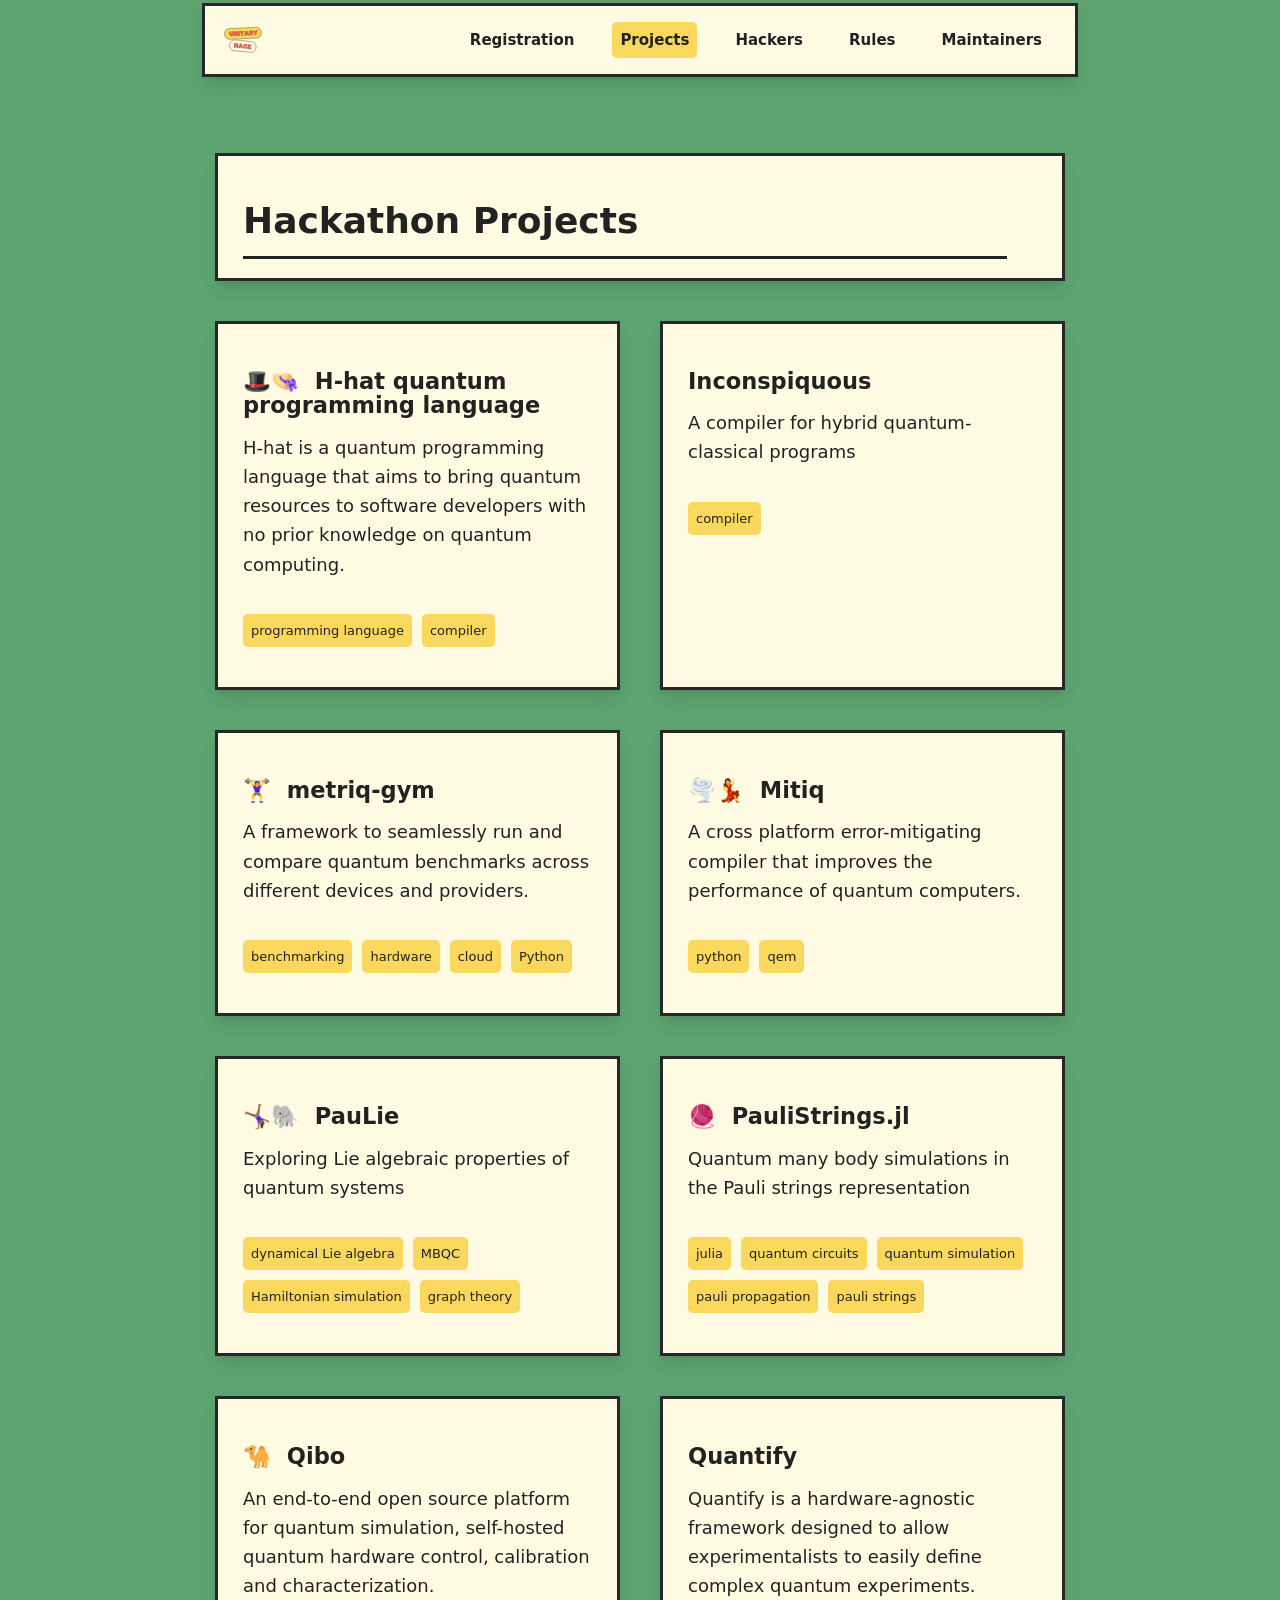
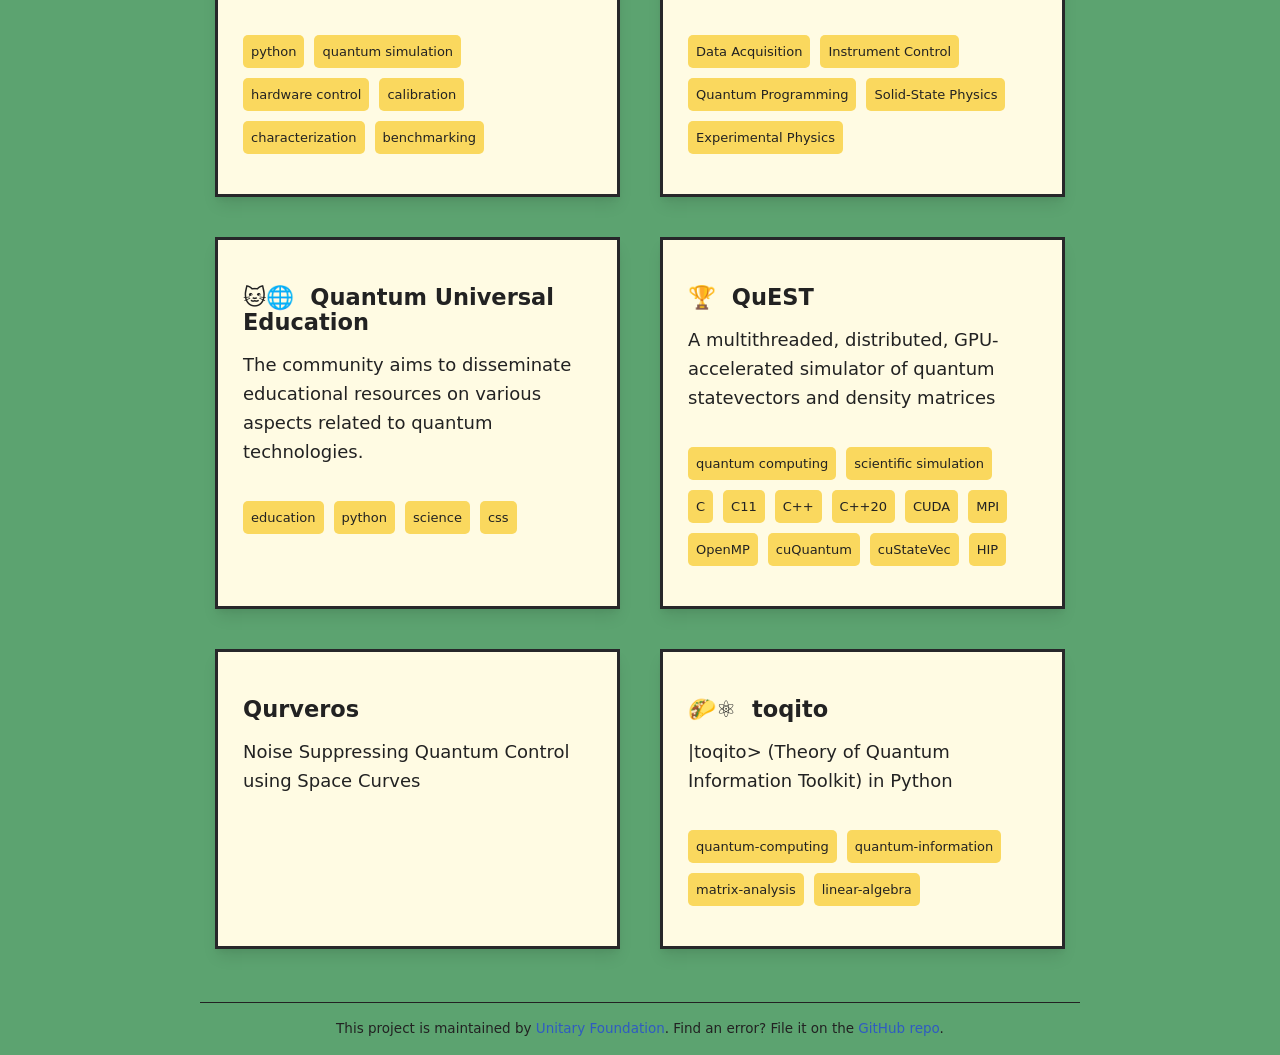
<file: projects/index.html>
<!doctype html><html data-enable-theme-switch="true" data-use-system-theme="false" data-default-theme="light" data-current="projects" lang="en"><head><meta charset="utf-8"><meta name="viewport" content="width=device-width,initial-scale=1"><title>Hackathon Projects</title><meta name="description" content="All unitaryHACK participating projects"><link rel="dns-prefetch" href="https://identity.netlify.com"><script async src="https://identity.netlify.com/v1/netlify-identity-widget.js"></script><link rel="preconnect" href="https://fonts.googleapis.com"><link rel="preconnect" href="https://fonts.gstatic.com" crossorigin><link rel="stylesheet" href="/assets/css/main.css"><script>// Initialize theme
    // Must run before page rendering to prevent flash
    const themeConfig = document.documentElement.dataset;
    const theme = localStorage.getItem('theme');

    if (theme) {
      themeConfig.theme = theme;
    } else {
      const defaultTheme = themeConfig.defaultTheme;
      const useSystemTheme = themeConfig.useSystemTheme === 'true';
      const prefersDark = window.matchMedia && window.matchMedia('(prefers-color-scheme: dark)').matches;

      themeConfig.theme = (useSystemTheme && prefersDark) ? 'dark' : defaultTheme;
    }</script><script defer="defer" src="/assets/js/main.bundle.js"></script></head><body><div class="wrapper-bg-wrapper"><div class="wrapper-bg"></div></div><header class="site-header"><div class="site-header__container"><span class="site-header__logo-container"><a class="site-header__logo" href="/" aria-label="Logo"><svg width="40" height="40" viewBox="0 0 40 40" fill="none" xmlns="http://www.w3.org/2000/svg"><rect x="1.45123" y="8.75376" width="36.6694" height="10.7585" rx="4.85" transform="rotate(-2.4644 1.45123 8.75376)" fill="#FAD85E" stroke="black" stroke-width="0.3"/><rect x="7.22567" y="19.4028" width="26.4961" height="10.7585" rx="4.85" transform="rotate(5.87081 7.22567 19.4028)" fill="#FFFBE3" stroke="black" stroke-width="0.3"/><path d="M6.33594 11.7336L7.74831 11.6732L7.84971 14.0682C7.85937 14.3241 7.90886 14.5197 7.9994 14.6549C8.08933 14.7901 8.21306 14.8547 8.3712 14.848C8.5221 14.842 8.63497 14.7678 8.70921 14.6259C8.78465 14.4847 8.81785 14.2855 8.80819 14.0296L8.70679 11.6346L10.1264 11.5742L10.2278 13.9692C10.255 14.6132 10.1101 15.1196 9.79323 15.4878C9.47756 15.8566 9.01703 16.054 8.41225 16.0793C7.80867 16.1047 7.33546 15.9477 6.99263 15.6061C6.6498 15.2651 6.4645 14.7726 6.43734 14.1286L6.33594 11.7336Z" fill="#FF6953"/><path d="M10.8768 15.9044L10.6934 11.5393L11.886 11.4886L13.1487 13.4611L13.0642 11.45L14.4838 11.3896L14.6673 15.7451L13.4746 15.7861L12.2047 13.8233L12.2892 15.8441L10.8768 15.9044Z" fill="#FF6953"/><path d="M16.4632 11.3047L16.6466 15.6601L15.2343 15.7205L15.0508 11.365L16.4632 11.3047Z" fill="#FF6953"/><path d="M20.8368 12.3379L19.6538 12.3886L19.7866 15.5272L18.3742 15.5876L18.2414 12.449L17.0487 12.4997L16.998 11.2829L20.7861 11.1211L20.8368 12.3379Z" fill="#FF6953"/><path d="M24.333 14.6995L22.8676 14.7623L22.6599 15.4093L21.291 15.4672L22.7372 11.0418L24.1665 10.9814L25.9627 15.2693L24.5866 15.3272L24.333 14.6995ZM23.9057 13.6734L23.5146 12.4928L23.208 13.7024L23.9057 13.6734Z" fill="#FF6953"/><path d="M29.5185 13.2335C29.842 13.4701 30.0146 13.8528 30.0376 14.3803L30.0665 15.095L28.7773 15.1505L28.7387 14.2524C28.7224 13.8697 28.5335 13.6536 28.1713 13.6053L27.6498 13.6271L27.715 15.194L26.3026 15.2543L26.1191 10.8989L28.42 10.8023C28.8962 10.7818 29.268 10.8862 29.5354 11.1162C29.804 11.3449 29.9482 11.6836 29.9676 12.1326C29.9881 12.6203 29.8384 12.9873 29.5185 13.2335ZM28.3017 12.5503C28.5799 12.5394 28.7151 12.426 28.7073 12.2099C28.6976 11.9896 28.5534 11.8852 28.2751 11.896L27.5774 11.925L27.6039 12.5793L28.3017 12.5503Z" fill="#FF6953"/><path d="M34.5184 10.5459L33.1978 13.1847L33.2726 14.9617L31.8506 15.0196L31.7757 13.2427L30.2402 10.7246L31.7299 10.6618L32.4348 12.0452L33.0288 10.6087L34.5184 10.5459Z" fill="#FF6953"/><path d="M6.33276 11.7309L7.74453 11.6711L7.84593 14.0673C7.8568 14.3239 7.90689 14.52 7.99743 14.6564C8.08797 14.7922 8.2111 14.8562 8.36803 14.8496C8.51892 14.8435 8.63239 14.7693 8.70784 14.6268C8.78329 14.4832 8.81588 14.2834 8.80502 14.0269L8.70362 11.6307L10.1232 11.5709L10.2246 13.9671C10.2518 14.6124 10.1069 15.1194 9.79006 15.4882C9.47438 15.8563 9.01506 16.0537 8.41088 16.0791C7.8067 16.1044 7.33229 15.9469 6.98885 15.6065C6.64602 15.2654 6.46072 14.7729 6.43356 14.1271L6.33276 11.7309ZM10.8741 15.9046L10.69 11.5377L11.8845 11.4876L13.1466 13.4601L13.0614 11.4466L14.4811 11.3868L14.6645 15.7447L13.4713 15.7863L12.2007 13.8229L12.2858 15.8455L10.8741 15.9046ZM16.4596 11.3029L16.6437 15.6614L15.2313 15.7211L15.0478 11.3627L16.4596 11.3029ZM20.8428 12.3405L19.6567 12.3906L19.7895 15.5286L18.3772 15.5883L18.245 12.4497L17.0517 12.5004L17.0004 11.2806L20.7909 11.1207L20.8428 12.3405ZM24.3302 14.6999L22.866 14.7614L22.6577 15.4073L21.2888 15.4652L22.7344 11.0386L24.1643 10.9782L25.9593 15.2685L24.5831 15.3264L24.3302 14.6999ZM23.9017 13.6702L23.5118 12.4902L23.2046 13.6998L23.9017 13.6702ZM29.515 13.232C29.8391 13.4692 30.0123 13.8519 30.0347 14.38L30.0648 15.0946L28.775 15.1495L28.737 14.2514C28.7207 13.8682 28.5311 13.6521 28.1684 13.6038L27.6451 13.6255L27.7115 15.1942L26.2997 15.254L26.1156 10.8955L28.4171 10.7984C28.8933 10.7784 29.2657 10.8835 29.5343 11.114C29.8029 11.3446 29.9465 11.6832 29.9652 12.1311C29.9858 12.6187 29.8355 12.9857 29.515 13.232ZM28.2982 12.5505C28.577 12.5391 28.7122 12.4256 28.7032 12.2101C28.6941 11.9892 28.5499 11.8854 28.2704 11.8969L27.5739 11.9264L27.601 12.5801L28.2982 12.5505ZM34.5168 10.5412L33.1968 13.1813L33.2722 14.9594L31.8514 15.0198L31.776 13.241L30.2375 10.7217L31.7283 10.6589L32.4327 12.0435L33.0272 10.604L34.5168 10.5412Z" stroke="black" stroke-width="0.171756"/><path d="M15.2098 23.3949L14.7486 27.731L13.3339 27.5789L13.5004 26.0193L12.5468 25.9203L12.3802 27.4799L10.9727 27.3302L11.4338 22.9941L12.8413 23.1438L12.6747 24.7035L13.6284 24.8025L13.795 23.2428L15.2098 23.3949Z" fill="#FF6953"/><path d="M18.2096 27.4558L16.7514 27.3013L16.452 27.9121L15.0879 27.7672L17.1714 23.6025L18.5935 23.7546L19.7379 28.2597L18.3665 28.1149L18.2096 27.4558ZM17.9392 26.3766L17.7243 25.1525L17.2439 26.3042L17.9392 26.3766Z" fill="#FF6953"/><path d="M22.7154 26.7436C22.6043 27.177 22.4015 27.378 22.107 27.3472C21.9265 27.3279 21.7955 27.2253 21.7134 27.0382C21.6313 26.8498 21.6072 26.5939 21.641 26.2704C21.676 25.9408 21.7533 25.6928 21.8728 25.5268C21.9935 25.3614 22.1438 25.2878 22.3243 25.3071C22.4558 25.3204 22.5633 25.3904 22.6454 25.5171C22.7287 25.6445 22.7769 25.8165 22.7902 26.0338L24.1736 25.959C24.1217 25.4169 23.9467 24.9836 23.6473 24.6601C23.3479 24.3353 22.9459 24.1458 22.4426 24.0927C21.8179 24.0269 21.3157 24.1699 20.936 24.5224C20.5576 24.8737 20.33 25.4073 20.2528 26.1231C20.1785 26.8347 20.2896 27.4039 20.586 27.83C20.8817 28.2568 21.3422 28.5024 21.9669 28.5688C22.4703 28.6219 22.9025 28.5205 23.2634 28.2646C23.6256 28.0075 23.8875 27.6212 24.0505 27.1058L22.7154 26.7436Z" fill="#FF6953"/><path d="M26.7422 29.0057L26.1627 27.6005L25.9044 27.9096L25.7982 28.9067L24.3906 28.757L24.8518 24.4209L26.2593 24.5706L26.112 25.9492L27.2299 24.672L28.6422 24.8241L27.1212 26.5286L28.2077 29.1626L26.7422 29.0057Z" fill="#FF6953"/><path d="M15.2069 23.3929L14.7458 27.7308L13.3328 27.5805L13.4988 26.0191L12.5446 25.9177L12.3786 27.4791L10.9728 27.3294L11.434 22.9921L12.8397 23.1412L12.6731 24.7039L13.628 24.8053L13.794 23.2426L15.2069 23.3929ZM18.2055 27.458L16.7485 27.3035L16.4467 27.9113L15.0844 27.7664L17.1674 23.6011L18.5906 23.7526L19.7338 28.2607L18.3637 28.1153L18.2055 27.458ZM17.9339 26.377L17.7221 25.1523L17.2398 26.3033L17.9339 26.377ZM22.7106 26.7439C22.6008 27.1767 22.398 27.3777 22.1022 27.3463C21.9236 27.327 21.7926 27.2244 21.7093 27.0379C21.6272 26.8502 21.6037 26.5943 21.6381 26.2701C21.6731 25.9406 21.7503 25.6937 21.8698 25.5283C21.9906 25.3624 22.1402 25.2887 22.3189 25.308C22.4523 25.3219 22.5603 25.3919 22.643 25.5175C22.7269 25.6436 22.7746 25.815 22.7861 26.0323L24.1719 25.9605C24.1182 25.4173 23.9419 24.9833 23.6432 24.6586C23.3444 24.3339 22.9442 24.1449 22.4408 24.0912C21.8161 24.0248 21.3139 24.1679 20.9337 24.5204C20.5546 24.8716 20.3265 25.4058 20.2504 26.1223C20.175 26.8339 20.2855 27.4031 20.5818 27.8292C20.8794 28.2559 21.3405 28.5022 21.9652 28.5686C22.468 28.6217 22.8995 28.5203 23.2599 28.2638C23.6208 28.0066 23.884 27.6203 24.05 27.1049L22.7106 26.7439ZM26.7425 29.0062L26.1631 27.6028L25.903 27.9076L25.7967 28.9054L24.3916 28.7557L24.8527 24.4184L26.2579 24.568L26.1112 25.9478L27.229 24.6713L28.6432 24.8216L27.1198 26.5291L28.2086 29.1619L26.7425 29.0062Z" stroke="black" stroke-width="0.171756"/></svg> </a></span><button class="site-header__mobile-nav" data-drawer-trigger="" aria-controls="drawer-name" aria-expanded="false"><span class="site-header__mobile-nav-label">Menu</span> <svg width="226" height="187" viewBox="0 0 226 187" fill="none" xmlns="http://www.w3.org/2000/svg"><path d="M0 0H225.311V22.8494H0V0Z" fill="currentColor"/><path d="M0 81.872H225.311V104.721H0V81.872Z" fill="currentColor"/><path d="M0 163.744H225.311V186.593H0V163.744Z" fill="currentColor"/></svg></button><nav class="site-header__nav"><ul class="site-header__items"><li class="site-header__item"><a class="site-header__link" href="/register/">Registration</a></li><li class="site-header__item"><a class="site-header__link" href="/projects/" aria-current data-current="current item">Projects</a></li><li class="site-header__item"><a class="site-header__link" href="/hacker-guide/">Hackers</a></li><li class="site-header__item"><a class="site-header__link" href="/rules/">Rules</a></li><li class="site-header__item"><a class="site-header__link" href="/project-guide/">Maintainers</a></li></ul></nav></div></header><section class="drawer" id="drawer-name" data-drawer-target><div class="drawer__overlay" data-drawer-close tabindex="-1"></div><div class="drawer__wrapper"><div class="drawer__header"><button class="drawer__close" data-drawer-close aria-label="Close Drawer"><svg width="45" height="45" viewBox="0 0 45 45" fill="none" xmlns="http://www.w3.org/2000/svg"><path fill-rule="evenodd" clip-rule="evenodd" d="M0 3.84294L3.84294 0L22.4996 18.7131L41.2127 0L45 3.84294L26.3425 22.4996L45 41.2127L41.2127 45L22.4996 26.3425L3.84294 45L0 41.2127L18.7131 22.4996L0 3.84294Z" fill="currentColor"/></svg></button></div><div class="drawer__content"><ul class="drawer__nav"><li class="drawer__nav-item"><a href="/">Home</a></li><li class="drawer__nav-item"><a href="/register/">Registration</a></li><li class="drawer__nav-item"><a href="/projects/" aria-current data-current="current item">Projects</a></li><li class="drawer__nav-item"><a href="/hacker-guide/">Hackers</a></li><li class="drawer__nav-item"><a href="/rules/">Rules</a></li><li class="drawer__nav-item"><a href="/project-guide/">Maintainers</a></li></ul></div></div></section><main><div class="page-margin"><div class="project-container"><h1>Hackathon Projects</h1><div class="hr"></div></div><section><div class="project-grid"><div class="project-card" onclick="window.location.href='/projects/h-hat-quantum-programming-language/';" style="cursor:pointer;"><h4 class="project-card__title"><span class="project-card__emoji">🎩👒</span> H-hat quantum programming language</h4><p>H-hat is a quantum programming language that aims to bring quantum resources to software developers with no prior knowledge on quantum computing.</p><p class="tag-list"><a class="project-card__tag tag" onclick="event.stopPropagation()" href="/project-tags/programming language/" rel="tag">programming language</a> <a class="project-card__tag tag" onclick="event.stopPropagation()" href="/project-tags/compiler/" rel="tag">compiler</a></p></div><div class="project-card" onclick="window.location.href='/projects/inconspiquous/';" style="cursor:pointer;"><h4 class="project-card__title">Inconspiquous</h4><p>A compiler for hybrid quantum-classical programs</p><p class="tag-list"><a class="project-card__tag tag" onclick="event.stopPropagation()" href="/project-tags/compiler/" rel="tag">compiler</a></p></div><div class="project-card" onclick="window.location.href='/projects/metriq-gym/';" style="cursor:pointer;"><h4 class="project-card__title"><span class="project-card__emoji">🏋️‍♀️</span> metriq-gym</h4><p>A framework to seamlessly run and compare quantum benchmarks across different devices and providers.</p><p class="tag-list"><a class="project-card__tag tag" onclick="event.stopPropagation()" href="/project-tags/benchmarking/" rel="tag">benchmarking</a> <a class="project-card__tag tag" onclick="event.stopPropagation()" href="/project-tags/hardware/" rel="tag">hardware</a> <a class="project-card__tag tag" onclick="event.stopPropagation()" href="/project-tags/cloud/" rel="tag">cloud</a> <a class="project-card__tag tag" onclick="event.stopPropagation()" href="/project-tags/Python/" rel="tag">Python</a></p></div><div class="project-card" onclick="window.location.href='/projects/mitiq/';" style="cursor:pointer;"><h4 class="project-card__title"><span class="project-card__emoji">🌪️💃</span> Mitiq</h4><p>A cross platform error-mitigating compiler that improves the performance of quantum computers.</p><p class="tag-list"><a class="project-card__tag tag" onclick="event.stopPropagation()" href="/project-tags/python/" rel="tag">python</a> <a class="project-card__tag tag" onclick="event.stopPropagation()" href="/project-tags/qem/" rel="tag">qem</a></p></div><div class="project-card" onclick="window.location.href='/projects/paulie/';" style="cursor:pointer;"><h4 class="project-card__title"><span class="project-card__emoji">🤸🏾‍♀️🐘</span> PauLie</h4><p>Exploring Lie algebraic properties of quantum systems</p><p class="tag-list"><a class="project-card__tag tag" onclick="event.stopPropagation()" href="/project-tags/dynamical Lie algebra/" rel="tag">dynamical Lie algebra</a> <a class="project-card__tag tag" onclick="event.stopPropagation()" href="/project-tags/MBQC/" rel="tag">MBQC</a> <a class="project-card__tag tag" onclick="event.stopPropagation()" href="/project-tags/Hamiltonian simulation/" rel="tag">Hamiltonian simulation</a> <a class="project-card__tag tag" onclick="event.stopPropagation()" href="/project-tags/graph theory/" rel="tag">graph theory</a></p></div><div class="project-card" onclick="window.location.href='/projects/paulistrings.jl/';" style="cursor:pointer;"><h4 class="project-card__title"><span class="project-card__emoji">🧶</span> PauliStrings.jl</h4><p>Quantum many body simulations in the Pauli strings representation</p><p class="tag-list"><a class="project-card__tag tag" onclick="event.stopPropagation()" href="/project-tags/julia/" rel="tag">julia</a> <a class="project-card__tag tag" onclick="event.stopPropagation()" href="/project-tags/quantum circuits/" rel="tag">quantum circuits</a> <a class="project-card__tag tag" onclick="event.stopPropagation()" href="/project-tags/quantum simulation/" rel="tag">quantum simulation</a> <a class="project-card__tag tag" onclick="event.stopPropagation()" href="/project-tags/pauli propagation/" rel="tag">pauli propagation</a> <a class="project-card__tag tag" onclick="event.stopPropagation()" href="/project-tags/pauli strings/" rel="tag">pauli strings</a></p></div><div class="project-card" onclick="window.location.href='/projects/qibo/';" style="cursor:pointer;"><h4 class="project-card__title"><span class="project-card__emoji">🐪</span> Qibo</h4><p>An end-to-end open source platform for quantum simulation, self-hosted quantum hardware control, calibration and characterization.</p><p class="tag-list"><a class="project-card__tag tag" onclick="event.stopPropagation()" href="/project-tags/python/" rel="tag">python</a> <a class="project-card__tag tag" onclick="event.stopPropagation()" href="/project-tags/quantum simulation/" rel="tag">quantum simulation</a> <a class="project-card__tag tag" onclick="event.stopPropagation()" href="/project-tags/hardware control/" rel="tag">hardware control</a> <a class="project-card__tag tag" onclick="event.stopPropagation()" href="/project-tags/calibration/" rel="tag">calibration</a> <a class="project-card__tag tag" onclick="event.stopPropagation()" href="/project-tags/characterization/" rel="tag">characterization</a> <a class="project-card__tag tag" onclick="event.stopPropagation()" href="/project-tags/benchmarking/" rel="tag">benchmarking</a></p></div><div class="project-card" onclick="window.location.href='/projects/quantify/';" style="cursor:pointer;"><h4 class="project-card__title">Quantify</h4><p>Quantify is a hardware-agnostic framework designed to allow experimentalists to easily define complex quantum experiments.</p><p class="tag-list"><a class="project-card__tag tag" onclick="event.stopPropagation()" href="/project-tags/Data Acquisition/" rel="tag">Data Acquisition</a> <a class="project-card__tag tag" onclick="event.stopPropagation()" href="/project-tags/Instrument Control/" rel="tag">Instrument Control</a> <a class="project-card__tag tag" onclick="event.stopPropagation()" href="/project-tags/Quantum Programming/" rel="tag">Quantum Programming</a> <a class="project-card__tag tag" onclick="event.stopPropagation()" href="/project-tags/Solid-State Physics/" rel="tag">Solid-State Physics</a> <a class="project-card__tag tag" onclick="event.stopPropagation()" href="/project-tags/Experimental Physics/" rel="tag">Experimental Physics</a></p></div><div class="project-card" onclick="window.location.href='/projects/quantum-universal-education/';" style="cursor:pointer;"><h4 class="project-card__title"><span class="project-card__emoji">🐱🌐</span> Quantum Universal Education</h4><p>The community aims to disseminate educational resources on various aspects related to quantum technologies.</p><p class="tag-list"><a class="project-card__tag tag" onclick="event.stopPropagation()" href="/project-tags/education/" rel="tag">education</a> <a class="project-card__tag tag" onclick="event.stopPropagation()" href="/project-tags/python/" rel="tag">python</a> <a class="project-card__tag tag" onclick="event.stopPropagation()" href="/project-tags/science/" rel="tag">science</a> <a class="project-card__tag tag" onclick="event.stopPropagation()" href="/project-tags/css/" rel="tag">css</a></p></div><div class="project-card" onclick="window.location.href='/projects/quest/';" style="cursor:pointer;"><h4 class="project-card__title"><span class="project-card__emoji">🏆</span> QuEST</h4><p>A multithreaded, distributed, GPU-accelerated simulator of quantum statevectors and density matrices</p><p class="tag-list"><a class="project-card__tag tag" onclick="event.stopPropagation()" href="/project-tags/quantum computing/" rel="tag">quantum computing</a> <a class="project-card__tag tag" onclick="event.stopPropagation()" href="/project-tags/scientific simulation/" rel="tag">scientific simulation</a> <a class="project-card__tag tag" onclick="event.stopPropagation()" href="/project-tags/C/" rel="tag">C</a> <a class="project-card__tag tag" onclick="event.stopPropagation()" href="/project-tags/C11/" rel="tag">C11</a> <a class="project-card__tag tag" onclick="event.stopPropagation()" href="/project-tags/C++/" rel="tag">C++</a> <a class="project-card__tag tag" onclick="event.stopPropagation()" href="/project-tags/C++20/" rel="tag">C++20</a> <a class="project-card__tag tag" onclick="event.stopPropagation()" href="/project-tags/CUDA/" rel="tag">CUDA</a> <a class="project-card__tag tag" onclick="event.stopPropagation()" href="/project-tags/MPI/" rel="tag">MPI</a> <a class="project-card__tag tag" onclick="event.stopPropagation()" href="/project-tags/OpenMP/" rel="tag">OpenMP</a> <a class="project-card__tag tag" onclick="event.stopPropagation()" href="/project-tags/cuQuantum/" rel="tag">cuQuantum</a> <a class="project-card__tag tag" onclick="event.stopPropagation()" href="/project-tags/cuStateVec/" rel="tag">cuStateVec</a> <a class="project-card__tag tag" onclick="event.stopPropagation()" href="/project-tags/HIP/" rel="tag">HIP</a></p></div><div class="project-card" onclick="window.location.href='/projects/qurveros/';" style="cursor:pointer;"><h4 class="project-card__title">Qurveros</h4><p>Noise Suppressing Quantum Control using Space Curves</p><p class="tag-list"></p></div><div class="project-card" onclick="window.location.href='/projects/toqito/';" style="cursor:pointer;"><h4 class="project-card__title"><span class="project-card__emoji">🌮⚛️</span> toqito</h4><p>|toqito&gt; (Theory of Quantum Information Toolkit) in Python</p><p class="tag-list"><a class="project-card__tag tag" onclick="event.stopPropagation()" href="/project-tags/quantum-computing/" rel="tag">quantum-computing</a> <a class="project-card__tag tag" onclick="event.stopPropagation()" href="/project-tags/quantum-information/" rel="tag">quantum-information</a> <a class="project-card__tag tag" onclick="event.stopPropagation()" href="/project-tags/matrix-analysis/" rel="tag">matrix-analysis</a> <a class="project-card__tag tag" onclick="event.stopPropagation()" href="/project-tags/linear-algebra/" rel="tag">linear-algebra</a></p></div></div></section></div></main><footer class="site-footer"><small>This project is maintained by <a href="https://unitary.foundation">Unitary Foundation</a>. Find an error? File it on the <a href="https://github.com/unitaryfund/unitaryhack">GitHub repo</a>.</small></footer></body></html>
</file>
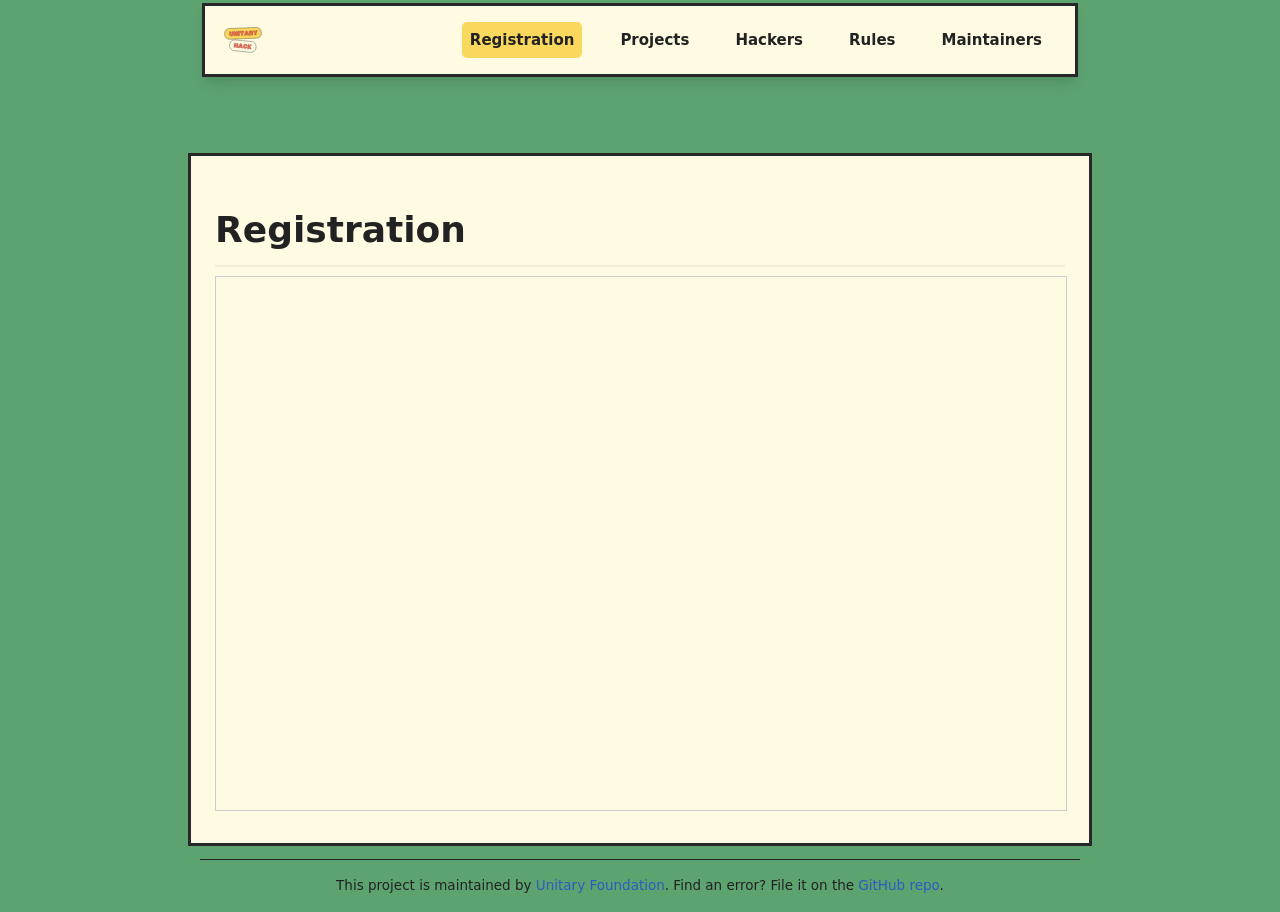
<file: register/index.html>
<!doctype html><html data-enable-theme-switch="true" data-use-system-theme="false" data-default-theme="light" data-current="page" lang="en"><head><meta charset="utf-8"><meta name="viewport" content="width=device-width,initial-scale=1"><title>Registration</title><meta name="description" content="Register for unitaryHACK!"><link rel="dns-prefetch" href="https://identity.netlify.com"><script async src="https://identity.netlify.com/v1/netlify-identity-widget.js"></script><link rel="preconnect" href="https://fonts.googleapis.com"><link rel="preconnect" href="https://fonts.gstatic.com" crossorigin><link rel="stylesheet" href="/assets/css/main.css"><script>// Initialize theme
    // Must run before page rendering to prevent flash
    const themeConfig = document.documentElement.dataset;
    const theme = localStorage.getItem('theme');

    if (theme) {
      themeConfig.theme = theme;
    } else {
      const defaultTheme = themeConfig.defaultTheme;
      const useSystemTheme = themeConfig.useSystemTheme === 'true';
      const prefersDark = window.matchMedia && window.matchMedia('(prefers-color-scheme: dark)').matches;

      themeConfig.theme = (useSystemTheme && prefersDark) ? 'dark' : defaultTheme;
    }</script><script defer="defer" src="/assets/js/main.bundle.js"></script></head><body><div class="wrapper-bg-wrapper"><div class="wrapper-bg"></div></div><header class="site-header"><div class="site-header__container"><span class="site-header__logo-container"><a class="site-header__logo" href="/" aria-label="Logo"><svg width="40" height="40" viewBox="0 0 40 40" fill="none" xmlns="http://www.w3.org/2000/svg"><rect x="1.45123" y="8.75376" width="36.6694" height="10.7585" rx="4.85" transform="rotate(-2.4644 1.45123 8.75376)" fill="#FAD85E" stroke="black" stroke-width="0.3"/><rect x="7.22567" y="19.4028" width="26.4961" height="10.7585" rx="4.85" transform="rotate(5.87081 7.22567 19.4028)" fill="#FFFBE3" stroke="black" stroke-width="0.3"/><path d="M6.33594 11.7336L7.74831 11.6732L7.84971 14.0682C7.85937 14.3241 7.90886 14.5197 7.9994 14.6549C8.08933 14.7901 8.21306 14.8547 8.3712 14.848C8.5221 14.842 8.63497 14.7678 8.70921 14.6259C8.78465 14.4847 8.81785 14.2855 8.80819 14.0296L8.70679 11.6346L10.1264 11.5742L10.2278 13.9692C10.255 14.6132 10.1101 15.1196 9.79323 15.4878C9.47756 15.8566 9.01703 16.054 8.41225 16.0793C7.80867 16.1047 7.33546 15.9477 6.99263 15.6061C6.6498 15.2651 6.4645 14.7726 6.43734 14.1286L6.33594 11.7336Z" fill="#FF6953"/><path d="M10.8768 15.9044L10.6934 11.5393L11.886 11.4886L13.1487 13.4611L13.0642 11.45L14.4838 11.3896L14.6673 15.7451L13.4746 15.7861L12.2047 13.8233L12.2892 15.8441L10.8768 15.9044Z" fill="#FF6953"/><path d="M16.4632 11.3047L16.6466 15.6601L15.2343 15.7205L15.0508 11.365L16.4632 11.3047Z" fill="#FF6953"/><path d="M20.8368 12.3379L19.6538 12.3886L19.7866 15.5272L18.3742 15.5876L18.2414 12.449L17.0487 12.4997L16.998 11.2829L20.7861 11.1211L20.8368 12.3379Z" fill="#FF6953"/><path d="M24.333 14.6995L22.8676 14.7623L22.6599 15.4093L21.291 15.4672L22.7372 11.0418L24.1665 10.9814L25.9627 15.2693L24.5866 15.3272L24.333 14.6995ZM23.9057 13.6734L23.5146 12.4928L23.208 13.7024L23.9057 13.6734Z" fill="#FF6953"/><path d="M29.5185 13.2335C29.842 13.4701 30.0146 13.8528 30.0376 14.3803L30.0665 15.095L28.7773 15.1505L28.7387 14.2524C28.7224 13.8697 28.5335 13.6536 28.1713 13.6053L27.6498 13.6271L27.715 15.194L26.3026 15.2543L26.1191 10.8989L28.42 10.8023C28.8962 10.7818 29.268 10.8862 29.5354 11.1162C29.804 11.3449 29.9482 11.6836 29.9676 12.1326C29.9881 12.6203 29.8384 12.9873 29.5185 13.2335ZM28.3017 12.5503C28.5799 12.5394 28.7151 12.426 28.7073 12.2099C28.6976 11.9896 28.5534 11.8852 28.2751 11.896L27.5774 11.925L27.6039 12.5793L28.3017 12.5503Z" fill="#FF6953"/><path d="M34.5184 10.5459L33.1978 13.1847L33.2726 14.9617L31.8506 15.0196L31.7757 13.2427L30.2402 10.7246L31.7299 10.6618L32.4348 12.0452L33.0288 10.6087L34.5184 10.5459Z" fill="#FF6953"/><path d="M6.33276 11.7309L7.74453 11.6711L7.84593 14.0673C7.8568 14.3239 7.90689 14.52 7.99743 14.6564C8.08797 14.7922 8.2111 14.8562 8.36803 14.8496C8.51892 14.8435 8.63239 14.7693 8.70784 14.6268C8.78329 14.4832 8.81588 14.2834 8.80502 14.0269L8.70362 11.6307L10.1232 11.5709L10.2246 13.9671C10.2518 14.6124 10.1069 15.1194 9.79006 15.4882C9.47438 15.8563 9.01506 16.0537 8.41088 16.0791C7.8067 16.1044 7.33229 15.9469 6.98885 15.6065C6.64602 15.2654 6.46072 14.7729 6.43356 14.1271L6.33276 11.7309ZM10.8741 15.9046L10.69 11.5377L11.8845 11.4876L13.1466 13.4601L13.0614 11.4466L14.4811 11.3868L14.6645 15.7447L13.4713 15.7863L12.2007 13.8229L12.2858 15.8455L10.8741 15.9046ZM16.4596 11.3029L16.6437 15.6614L15.2313 15.7211L15.0478 11.3627L16.4596 11.3029ZM20.8428 12.3405L19.6567 12.3906L19.7895 15.5286L18.3772 15.5883L18.245 12.4497L17.0517 12.5004L17.0004 11.2806L20.7909 11.1207L20.8428 12.3405ZM24.3302 14.6999L22.866 14.7614L22.6577 15.4073L21.2888 15.4652L22.7344 11.0386L24.1643 10.9782L25.9593 15.2685L24.5831 15.3264L24.3302 14.6999ZM23.9017 13.6702L23.5118 12.4902L23.2046 13.6998L23.9017 13.6702ZM29.515 13.232C29.8391 13.4692 30.0123 13.8519 30.0347 14.38L30.0648 15.0946L28.775 15.1495L28.737 14.2514C28.7207 13.8682 28.5311 13.6521 28.1684 13.6038L27.6451 13.6255L27.7115 15.1942L26.2997 15.254L26.1156 10.8955L28.4171 10.7984C28.8933 10.7784 29.2657 10.8835 29.5343 11.114C29.8029 11.3446 29.9465 11.6832 29.9652 12.1311C29.9858 12.6187 29.8355 12.9857 29.515 13.232ZM28.2982 12.5505C28.577 12.5391 28.7122 12.4256 28.7032 12.2101C28.6941 11.9892 28.5499 11.8854 28.2704 11.8969L27.5739 11.9264L27.601 12.5801L28.2982 12.5505ZM34.5168 10.5412L33.1968 13.1813L33.2722 14.9594L31.8514 15.0198L31.776 13.241L30.2375 10.7217L31.7283 10.6589L32.4327 12.0435L33.0272 10.604L34.5168 10.5412Z" stroke="black" stroke-width="0.171756"/><path d="M15.2098 23.3949L14.7486 27.731L13.3339 27.5789L13.5004 26.0193L12.5468 25.9203L12.3802 27.4799L10.9727 27.3302L11.4338 22.9941L12.8413 23.1438L12.6747 24.7035L13.6284 24.8025L13.795 23.2428L15.2098 23.3949Z" fill="#FF6953"/><path d="M18.2096 27.4558L16.7514 27.3013L16.452 27.9121L15.0879 27.7672L17.1714 23.6025L18.5935 23.7546L19.7379 28.2597L18.3665 28.1149L18.2096 27.4558ZM17.9392 26.3766L17.7243 25.1525L17.2439 26.3042L17.9392 26.3766Z" fill="#FF6953"/><path d="M22.7154 26.7436C22.6043 27.177 22.4015 27.378 22.107 27.3472C21.9265 27.3279 21.7955 27.2253 21.7134 27.0382C21.6313 26.8498 21.6072 26.5939 21.641 26.2704C21.676 25.9408 21.7533 25.6928 21.8728 25.5268C21.9935 25.3614 22.1438 25.2878 22.3243 25.3071C22.4558 25.3204 22.5633 25.3904 22.6454 25.5171C22.7287 25.6445 22.7769 25.8165 22.7902 26.0338L24.1736 25.959C24.1217 25.4169 23.9467 24.9836 23.6473 24.6601C23.3479 24.3353 22.9459 24.1458 22.4426 24.0927C21.8179 24.0269 21.3157 24.1699 20.936 24.5224C20.5576 24.8737 20.33 25.4073 20.2528 26.1231C20.1785 26.8347 20.2896 27.4039 20.586 27.83C20.8817 28.2568 21.3422 28.5024 21.9669 28.5688C22.4703 28.6219 22.9025 28.5205 23.2634 28.2646C23.6256 28.0075 23.8875 27.6212 24.0505 27.1058L22.7154 26.7436Z" fill="#FF6953"/><path d="M26.7422 29.0057L26.1627 27.6005L25.9044 27.9096L25.7982 28.9067L24.3906 28.757L24.8518 24.4209L26.2593 24.5706L26.112 25.9492L27.2299 24.672L28.6422 24.8241L27.1212 26.5286L28.2077 29.1626L26.7422 29.0057Z" fill="#FF6953"/><path d="M15.2069 23.3929L14.7458 27.7308L13.3328 27.5805L13.4988 26.0191L12.5446 25.9177L12.3786 27.4791L10.9728 27.3294L11.434 22.9921L12.8397 23.1412L12.6731 24.7039L13.628 24.8053L13.794 23.2426L15.2069 23.3929ZM18.2055 27.458L16.7485 27.3035L16.4467 27.9113L15.0844 27.7664L17.1674 23.6011L18.5906 23.7526L19.7338 28.2607L18.3637 28.1153L18.2055 27.458ZM17.9339 26.377L17.7221 25.1523L17.2398 26.3033L17.9339 26.377ZM22.7106 26.7439C22.6008 27.1767 22.398 27.3777 22.1022 27.3463C21.9236 27.327 21.7926 27.2244 21.7093 27.0379C21.6272 26.8502 21.6037 26.5943 21.6381 26.2701C21.6731 25.9406 21.7503 25.6937 21.8698 25.5283C21.9906 25.3624 22.1402 25.2887 22.3189 25.308C22.4523 25.3219 22.5603 25.3919 22.643 25.5175C22.7269 25.6436 22.7746 25.815 22.7861 26.0323L24.1719 25.9605C24.1182 25.4173 23.9419 24.9833 23.6432 24.6586C23.3444 24.3339 22.9442 24.1449 22.4408 24.0912C21.8161 24.0248 21.3139 24.1679 20.9337 24.5204C20.5546 24.8716 20.3265 25.4058 20.2504 26.1223C20.175 26.8339 20.2855 27.4031 20.5818 27.8292C20.8794 28.2559 21.3405 28.5022 21.9652 28.5686C22.468 28.6217 22.8995 28.5203 23.2599 28.2638C23.6208 28.0066 23.884 27.6203 24.05 27.1049L22.7106 26.7439ZM26.7425 29.0062L26.1631 27.6028L25.903 27.9076L25.7967 28.9054L24.3916 28.7557L24.8527 24.4184L26.2579 24.568L26.1112 25.9478L27.229 24.6713L28.6432 24.8216L27.1198 26.5291L28.2086 29.1619L26.7425 29.0062Z" stroke="black" stroke-width="0.171756"/></svg> </a></span><button class="site-header__mobile-nav" data-drawer-trigger="" aria-controls="drawer-name" aria-expanded="false"><span class="site-header__mobile-nav-label">Menu</span> <svg width="226" height="187" viewBox="0 0 226 187" fill="none" xmlns="http://www.w3.org/2000/svg"><path d="M0 0H225.311V22.8494H0V0Z" fill="currentColor"/><path d="M0 81.872H225.311V104.721H0V81.872Z" fill="currentColor"/><path d="M0 163.744H225.311V186.593H0V163.744Z" fill="currentColor"/></svg></button><nav class="site-header__nav"><ul class="site-header__items"><li class="site-header__item"><a class="site-header__link" href="/register/" aria-current data-current="current item">Registration</a></li><li class="site-header__item"><a class="site-header__link" href="/projects/">Projects</a></li><li class="site-header__item"><a class="site-header__link" href="/hacker-guide/">Hackers</a></li><li class="site-header__item"><a class="site-header__link" href="/rules/">Rules</a></li><li class="site-header__item"><a class="site-header__link" href="/project-guide/">Maintainers</a></li></ul></nav></div></header><section class="drawer" id="drawer-name" data-drawer-target><div class="drawer__overlay" data-drawer-close tabindex="-1"></div><div class="drawer__wrapper"><div class="drawer__header"><button class="drawer__close" data-drawer-close aria-label="Close Drawer"><svg width="45" height="45" viewBox="0 0 45 45" fill="none" xmlns="http://www.w3.org/2000/svg"><path fill-rule="evenodd" clip-rule="evenodd" d="M0 3.84294L3.84294 0L22.4996 18.7131L41.2127 0L45 3.84294L26.3425 22.4996L45 41.2127L41.2127 45L22.4996 26.3425L3.84294 45L0 41.2127L18.7131 22.4996L0 3.84294Z" fill="currentColor"/></svg></button></div><div class="drawer__content"><ul class="drawer__nav"><li class="drawer__nav-item"><a href="/">Home</a></li><li class="drawer__nav-item"><a href="/register/" aria-current data-current="current item">Registration</a></li><li class="drawer__nav-item"><a href="/projects/">Projects</a></li><li class="drawer__nav-item"><a href="/hacker-guide/">Hackers</a></li><li class="drawer__nav-item"><a href="/rules/">Rules</a></li><li class="drawer__nav-item"><a href="/project-guide/">Maintainers</a></li></ul></div></div></section><main><div class="page-container"><h1>Registration</h1><hr><iframe class="airtable-embed" src="https://airtable.com/embed/apppeZIiaDZ7dgNya/pag7CoNawqpRfN6Oo/form" frameborder="0" onmousewheel="" width="100%" height="533" style="background: transparent; border: 1px solid #ccc;"></iframe></div></main><footer class="site-footer"><small>This project is maintained by <a href="https://unitary.foundation">Unitary Foundation</a>. Find an error? File it on the <a href="https://github.com/unitaryfund/unitaryhack">GitHub repo</a>.</small></footer></body></html>
</file>
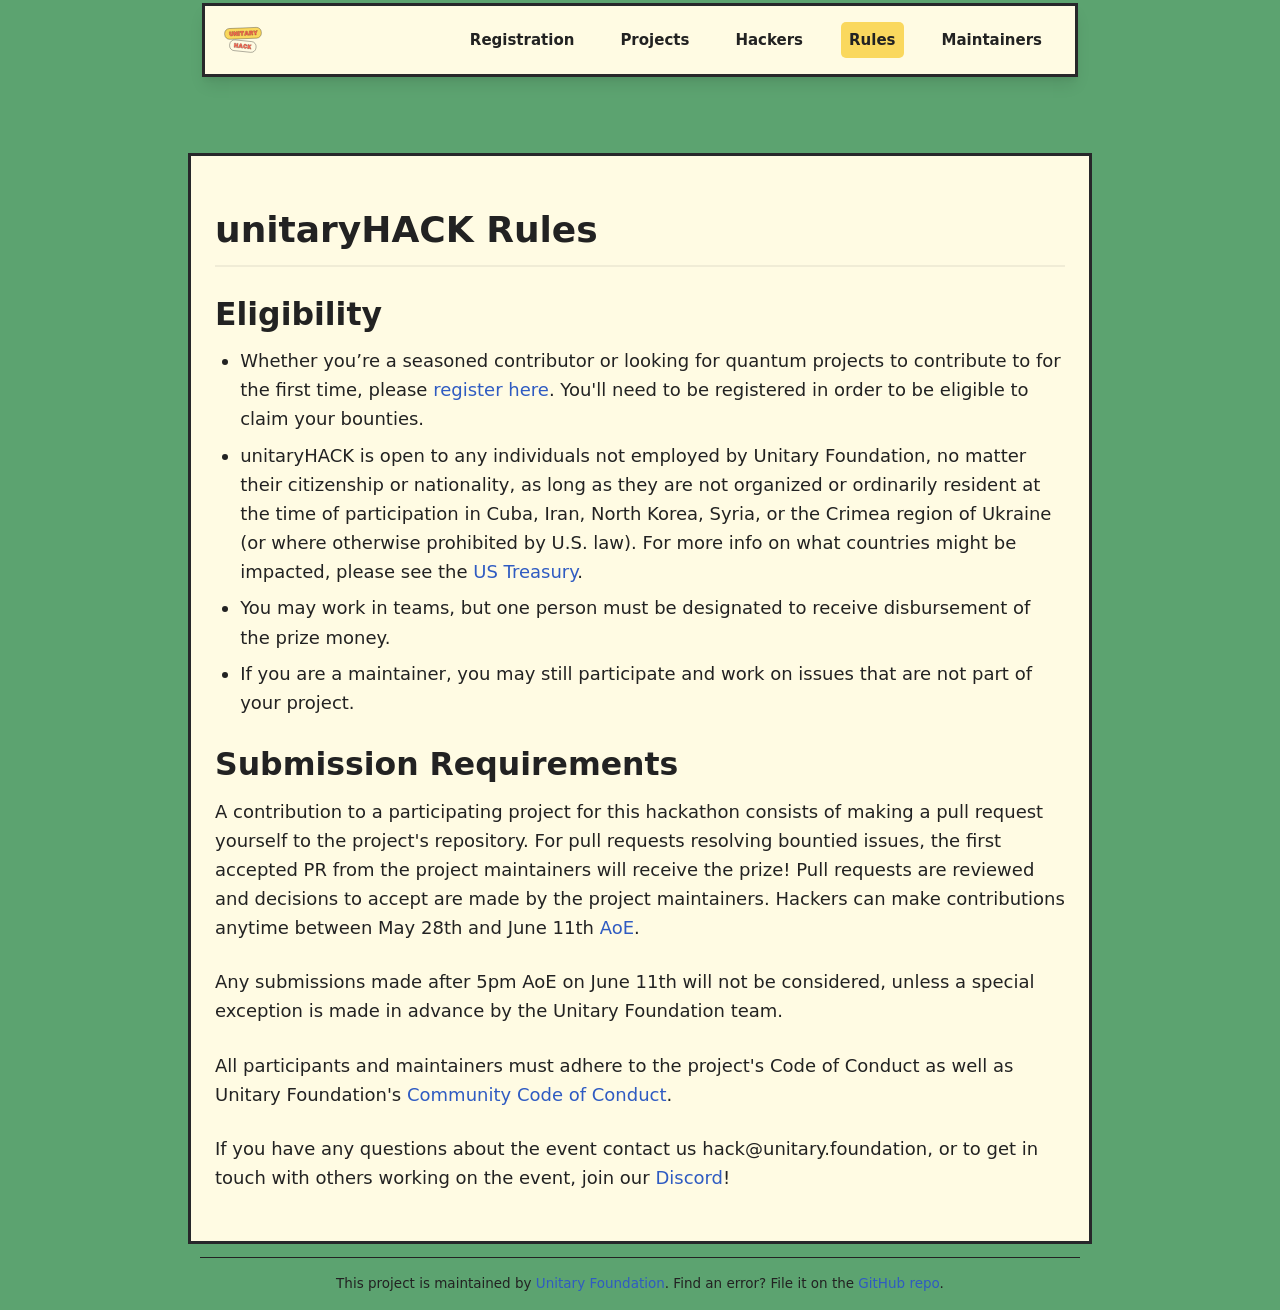
<file: rules/index.html>
<!doctype html><html data-enable-theme-switch="true" data-use-system-theme="false" data-default-theme="light" data-current="page" lang="en"><head><meta charset="utf-8"><meta name="viewport" content="width=device-width,initial-scale=1"><title>unitaryHACK Rules</title><meta name="description" content="Rules for unitaryHACK"><link rel="dns-prefetch" href="https://identity.netlify.com"><script async src="https://identity.netlify.com/v1/netlify-identity-widget.js"></script><link rel="preconnect" href="https://fonts.googleapis.com"><link rel="preconnect" href="https://fonts.gstatic.com" crossorigin><link rel="stylesheet" href="/assets/css/main.css"><script>// Initialize theme
    // Must run before page rendering to prevent flash
    const themeConfig = document.documentElement.dataset;
    const theme = localStorage.getItem('theme');

    if (theme) {
      themeConfig.theme = theme;
    } else {
      const defaultTheme = themeConfig.defaultTheme;
      const useSystemTheme = themeConfig.useSystemTheme === 'true';
      const prefersDark = window.matchMedia && window.matchMedia('(prefers-color-scheme: dark)').matches;

      themeConfig.theme = (useSystemTheme && prefersDark) ? 'dark' : defaultTheme;
    }</script><script defer="defer" src="/assets/js/main.bundle.js"></script></head><body><div class="wrapper-bg-wrapper"><div class="wrapper-bg"></div></div><header class="site-header"><div class="site-header__container"><span class="site-header__logo-container"><a class="site-header__logo" href="/" aria-label="Logo"><svg width="40" height="40" viewBox="0 0 40 40" fill="none" xmlns="http://www.w3.org/2000/svg"><rect x="1.45123" y="8.75376" width="36.6694" height="10.7585" rx="4.85" transform="rotate(-2.4644 1.45123 8.75376)" fill="#FAD85E" stroke="black" stroke-width="0.3"/><rect x="7.22567" y="19.4028" width="26.4961" height="10.7585" rx="4.85" transform="rotate(5.87081 7.22567 19.4028)" fill="#FFFBE3" stroke="black" stroke-width="0.3"/><path d="M6.33594 11.7336L7.74831 11.6732L7.84971 14.0682C7.85937 14.3241 7.90886 14.5197 7.9994 14.6549C8.08933 14.7901 8.21306 14.8547 8.3712 14.848C8.5221 14.842 8.63497 14.7678 8.70921 14.6259C8.78465 14.4847 8.81785 14.2855 8.80819 14.0296L8.70679 11.6346L10.1264 11.5742L10.2278 13.9692C10.255 14.6132 10.1101 15.1196 9.79323 15.4878C9.47756 15.8566 9.01703 16.054 8.41225 16.0793C7.80867 16.1047 7.33546 15.9477 6.99263 15.6061C6.6498 15.2651 6.4645 14.7726 6.43734 14.1286L6.33594 11.7336Z" fill="#FF6953"/><path d="M10.8768 15.9044L10.6934 11.5393L11.886 11.4886L13.1487 13.4611L13.0642 11.45L14.4838 11.3896L14.6673 15.7451L13.4746 15.7861L12.2047 13.8233L12.2892 15.8441L10.8768 15.9044Z" fill="#FF6953"/><path d="M16.4632 11.3047L16.6466 15.6601L15.2343 15.7205L15.0508 11.365L16.4632 11.3047Z" fill="#FF6953"/><path d="M20.8368 12.3379L19.6538 12.3886L19.7866 15.5272L18.3742 15.5876L18.2414 12.449L17.0487 12.4997L16.998 11.2829L20.7861 11.1211L20.8368 12.3379Z" fill="#FF6953"/><path d="M24.333 14.6995L22.8676 14.7623L22.6599 15.4093L21.291 15.4672L22.7372 11.0418L24.1665 10.9814L25.9627 15.2693L24.5866 15.3272L24.333 14.6995ZM23.9057 13.6734L23.5146 12.4928L23.208 13.7024L23.9057 13.6734Z" fill="#FF6953"/><path d="M29.5185 13.2335C29.842 13.4701 30.0146 13.8528 30.0376 14.3803L30.0665 15.095L28.7773 15.1505L28.7387 14.2524C28.7224 13.8697 28.5335 13.6536 28.1713 13.6053L27.6498 13.6271L27.715 15.194L26.3026 15.2543L26.1191 10.8989L28.42 10.8023C28.8962 10.7818 29.268 10.8862 29.5354 11.1162C29.804 11.3449 29.9482 11.6836 29.9676 12.1326C29.9881 12.6203 29.8384 12.9873 29.5185 13.2335ZM28.3017 12.5503C28.5799 12.5394 28.7151 12.426 28.7073 12.2099C28.6976 11.9896 28.5534 11.8852 28.2751 11.896L27.5774 11.925L27.6039 12.5793L28.3017 12.5503Z" fill="#FF6953"/><path d="M34.5184 10.5459L33.1978 13.1847L33.2726 14.9617L31.8506 15.0196L31.7757 13.2427L30.2402 10.7246L31.7299 10.6618L32.4348 12.0452L33.0288 10.6087L34.5184 10.5459Z" fill="#FF6953"/><path d="M6.33276 11.7309L7.74453 11.6711L7.84593 14.0673C7.8568 14.3239 7.90689 14.52 7.99743 14.6564C8.08797 14.7922 8.2111 14.8562 8.36803 14.8496C8.51892 14.8435 8.63239 14.7693 8.70784 14.6268C8.78329 14.4832 8.81588 14.2834 8.80502 14.0269L8.70362 11.6307L10.1232 11.5709L10.2246 13.9671C10.2518 14.6124 10.1069 15.1194 9.79006 15.4882C9.47438 15.8563 9.01506 16.0537 8.41088 16.0791C7.8067 16.1044 7.33229 15.9469 6.98885 15.6065C6.64602 15.2654 6.46072 14.7729 6.43356 14.1271L6.33276 11.7309ZM10.8741 15.9046L10.69 11.5377L11.8845 11.4876L13.1466 13.4601L13.0614 11.4466L14.4811 11.3868L14.6645 15.7447L13.4713 15.7863L12.2007 13.8229L12.2858 15.8455L10.8741 15.9046ZM16.4596 11.3029L16.6437 15.6614L15.2313 15.7211L15.0478 11.3627L16.4596 11.3029ZM20.8428 12.3405L19.6567 12.3906L19.7895 15.5286L18.3772 15.5883L18.245 12.4497L17.0517 12.5004L17.0004 11.2806L20.7909 11.1207L20.8428 12.3405ZM24.3302 14.6999L22.866 14.7614L22.6577 15.4073L21.2888 15.4652L22.7344 11.0386L24.1643 10.9782L25.9593 15.2685L24.5831 15.3264L24.3302 14.6999ZM23.9017 13.6702L23.5118 12.4902L23.2046 13.6998L23.9017 13.6702ZM29.515 13.232C29.8391 13.4692 30.0123 13.8519 30.0347 14.38L30.0648 15.0946L28.775 15.1495L28.737 14.2514C28.7207 13.8682 28.5311 13.6521 28.1684 13.6038L27.6451 13.6255L27.7115 15.1942L26.2997 15.254L26.1156 10.8955L28.4171 10.7984C28.8933 10.7784 29.2657 10.8835 29.5343 11.114C29.8029 11.3446 29.9465 11.6832 29.9652 12.1311C29.9858 12.6187 29.8355 12.9857 29.515 13.232ZM28.2982 12.5505C28.577 12.5391 28.7122 12.4256 28.7032 12.2101C28.6941 11.9892 28.5499 11.8854 28.2704 11.8969L27.5739 11.9264L27.601 12.5801L28.2982 12.5505ZM34.5168 10.5412L33.1968 13.1813L33.2722 14.9594L31.8514 15.0198L31.776 13.241L30.2375 10.7217L31.7283 10.6589L32.4327 12.0435L33.0272 10.604L34.5168 10.5412Z" stroke="black" stroke-width="0.171756"/><path d="M15.2098 23.3949L14.7486 27.731L13.3339 27.5789L13.5004 26.0193L12.5468 25.9203L12.3802 27.4799L10.9727 27.3302L11.4338 22.9941L12.8413 23.1438L12.6747 24.7035L13.6284 24.8025L13.795 23.2428L15.2098 23.3949Z" fill="#FF6953"/><path d="M18.2096 27.4558L16.7514 27.3013L16.452 27.9121L15.0879 27.7672L17.1714 23.6025L18.5935 23.7546L19.7379 28.2597L18.3665 28.1149L18.2096 27.4558ZM17.9392 26.3766L17.7243 25.1525L17.2439 26.3042L17.9392 26.3766Z" fill="#FF6953"/><path d="M22.7154 26.7436C22.6043 27.177 22.4015 27.378 22.107 27.3472C21.9265 27.3279 21.7955 27.2253 21.7134 27.0382C21.6313 26.8498 21.6072 26.5939 21.641 26.2704C21.676 25.9408 21.7533 25.6928 21.8728 25.5268C21.9935 25.3614 22.1438 25.2878 22.3243 25.3071C22.4558 25.3204 22.5633 25.3904 22.6454 25.5171C22.7287 25.6445 22.7769 25.8165 22.7902 26.0338L24.1736 25.959C24.1217 25.4169 23.9467 24.9836 23.6473 24.6601C23.3479 24.3353 22.9459 24.1458 22.4426 24.0927C21.8179 24.0269 21.3157 24.1699 20.936 24.5224C20.5576 24.8737 20.33 25.4073 20.2528 26.1231C20.1785 26.8347 20.2896 27.4039 20.586 27.83C20.8817 28.2568 21.3422 28.5024 21.9669 28.5688C22.4703 28.6219 22.9025 28.5205 23.2634 28.2646C23.6256 28.0075 23.8875 27.6212 24.0505 27.1058L22.7154 26.7436Z" fill="#FF6953"/><path d="M26.7422 29.0057L26.1627 27.6005L25.9044 27.9096L25.7982 28.9067L24.3906 28.757L24.8518 24.4209L26.2593 24.5706L26.112 25.9492L27.2299 24.672L28.6422 24.8241L27.1212 26.5286L28.2077 29.1626L26.7422 29.0057Z" fill="#FF6953"/><path d="M15.2069 23.3929L14.7458 27.7308L13.3328 27.5805L13.4988 26.0191L12.5446 25.9177L12.3786 27.4791L10.9728 27.3294L11.434 22.9921L12.8397 23.1412L12.6731 24.7039L13.628 24.8053L13.794 23.2426L15.2069 23.3929ZM18.2055 27.458L16.7485 27.3035L16.4467 27.9113L15.0844 27.7664L17.1674 23.6011L18.5906 23.7526L19.7338 28.2607L18.3637 28.1153L18.2055 27.458ZM17.9339 26.377L17.7221 25.1523L17.2398 26.3033L17.9339 26.377ZM22.7106 26.7439C22.6008 27.1767 22.398 27.3777 22.1022 27.3463C21.9236 27.327 21.7926 27.2244 21.7093 27.0379C21.6272 26.8502 21.6037 26.5943 21.6381 26.2701C21.6731 25.9406 21.7503 25.6937 21.8698 25.5283C21.9906 25.3624 22.1402 25.2887 22.3189 25.308C22.4523 25.3219 22.5603 25.3919 22.643 25.5175C22.7269 25.6436 22.7746 25.815 22.7861 26.0323L24.1719 25.9605C24.1182 25.4173 23.9419 24.9833 23.6432 24.6586C23.3444 24.3339 22.9442 24.1449 22.4408 24.0912C21.8161 24.0248 21.3139 24.1679 20.9337 24.5204C20.5546 24.8716 20.3265 25.4058 20.2504 26.1223C20.175 26.8339 20.2855 27.4031 20.5818 27.8292C20.8794 28.2559 21.3405 28.5022 21.9652 28.5686C22.468 28.6217 22.8995 28.5203 23.2599 28.2638C23.6208 28.0066 23.884 27.6203 24.05 27.1049L22.7106 26.7439ZM26.7425 29.0062L26.1631 27.6028L25.903 27.9076L25.7967 28.9054L24.3916 28.7557L24.8527 24.4184L26.2579 24.568L26.1112 25.9478L27.229 24.6713L28.6432 24.8216L27.1198 26.5291L28.2086 29.1619L26.7425 29.0062Z" stroke="black" stroke-width="0.171756"/></svg> </a></span><button class="site-header__mobile-nav" data-drawer-trigger="" aria-controls="drawer-name" aria-expanded="false"><span class="site-header__mobile-nav-label">Menu</span> <svg width="226" height="187" viewBox="0 0 226 187" fill="none" xmlns="http://www.w3.org/2000/svg"><path d="M0 0H225.311V22.8494H0V0Z" fill="currentColor"/><path d="M0 81.872H225.311V104.721H0V81.872Z" fill="currentColor"/><path d="M0 163.744H225.311V186.593H0V163.744Z" fill="currentColor"/></svg></button><nav class="site-header__nav"><ul class="site-header__items"><li class="site-header__item"><a class="site-header__link" href="/register/">Registration</a></li><li class="site-header__item"><a class="site-header__link" href="/projects/">Projects</a></li><li class="site-header__item"><a class="site-header__link" href="/hacker-guide/">Hackers</a></li><li class="site-header__item"><a class="site-header__link" href="/rules/" aria-current data-current="current item">Rules</a></li><li class="site-header__item"><a class="site-header__link" href="/project-guide/">Maintainers</a></li></ul></nav></div></header><section class="drawer" id="drawer-name" data-drawer-target><div class="drawer__overlay" data-drawer-close tabindex="-1"></div><div class="drawer__wrapper"><div class="drawer__header"><button class="drawer__close" data-drawer-close aria-label="Close Drawer"><svg width="45" height="45" viewBox="0 0 45 45" fill="none" xmlns="http://www.w3.org/2000/svg"><path fill-rule="evenodd" clip-rule="evenodd" d="M0 3.84294L3.84294 0L22.4996 18.7131L41.2127 0L45 3.84294L26.3425 22.4996L45 41.2127L41.2127 45L22.4996 26.3425L3.84294 45L0 41.2127L18.7131 22.4996L0 3.84294Z" fill="currentColor"/></svg></button></div><div class="drawer__content"><ul class="drawer__nav"><li class="drawer__nav-item"><a href="/">Home</a></li><li class="drawer__nav-item"><a href="/register/">Registration</a></li><li class="drawer__nav-item"><a href="/projects/">Projects</a></li><li class="drawer__nav-item"><a href="/hacker-guide/">Hackers</a></li><li class="drawer__nav-item"><a href="/rules/" aria-current data-current="current item">Rules</a></li><li class="drawer__nav-item"><a href="/project-guide/">Maintainers</a></li></ul></div></div></section><main><div class="page-container"><h1>unitaryHACK Rules</h1><hr><h2 id="eligibility" tabindex="-1">Eligibility</h2><ul><li>Whether you’re a seasoned contributor or looking for quantum projects to contribute to for the first time, please <a href="/register">register here</a>. You'll need to be registered in order to be eligible to claim your bounties.</li><li>unitaryHACK is open to any individuals not employed by Unitary Foundation, no matter their citizenship or nationality, as long as they are not organized or ordinarily resident at the time of participation in Cuba, Iran, North Korea, Syria, or the Crimea region of Ukraine (or where otherwise prohibited by U.S. law). For more info on what countries might be impacted, please see the <a href="https://home.treasury.gov/policy-issues/financial-sanctions/sanctions-programs-and-country-information">US Treasury</a>.</li><li>You may work in teams, but one person must be designated to receive disbursement of the prize money.</li><li>If you are a maintainer, you may still participate and work on issues that are not part of your project.</li></ul><h2 id="submission-requirements" tabindex="-1">Submission Requirements</h2><p>A contribution to a participating project for this hackathon consists of making a pull request yourself to the project's repository. For pull requests resolving bountied issues, the first accepted PR from the project maintainers will receive the prize! Pull requests are reviewed and decisions to accept are made by the project maintainers. Hackers can make contributions anytime between May 28th and June 11th <a href="https://time.is/Anywhere_on_Earth">AoE</a>.</p><p>Any submissions made after 5pm AoE on June 11th will not be considered, unless a special exception is made in advance by the Unitary Foundation team.</p><p>All participants and maintainers must adhere to the project's Code of Conduct as well as Unitary Foundation's <a href="https://github.com/unitaryfund/unitary.fund/blob/master/CODE_OF_CONDUCT.md">Community Code of Conduct</a>.</p><p>If you have any questions about the event contact us hack@unitary.foundation, or to get in touch with others working on the event, join our <a href="https://discord.gg/2Y9z9xKKbr">Discord</a>!</p></div></main><footer class="site-footer"><small>This project is maintained by <a href="https://unitary.foundation">Unitary Foundation</a>. Find an error? File it on the <a href="https://github.com/unitaryfund/unitaryhack">GitHub repo</a>.</small></footer></body></html>
</file>
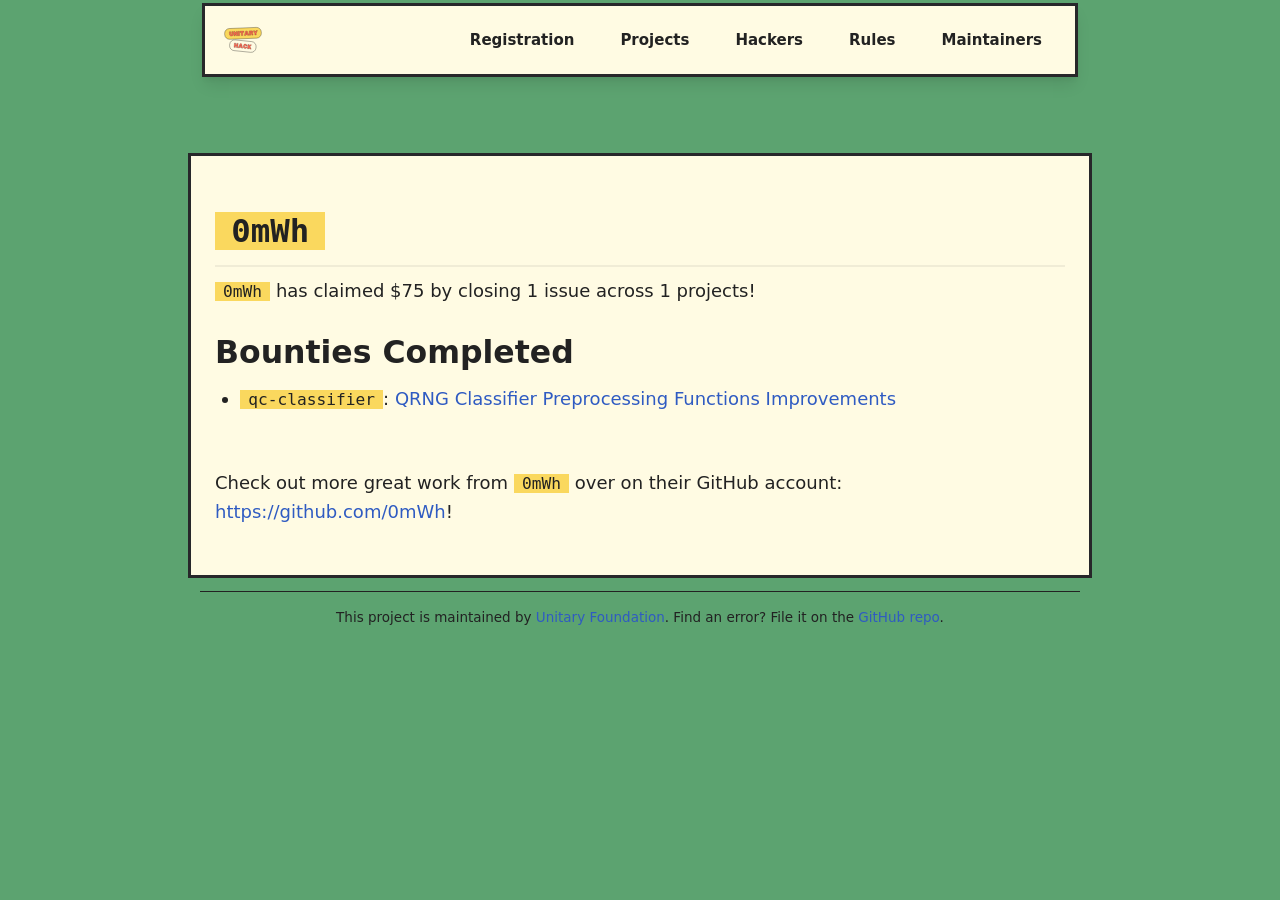
<file: hackers/0mwh/index.html>
<!doctype html><html data-enable-theme-switch="true" data-use-system-theme="false" data-default-theme="light" lang="en"><head><meta charset="utf-8"><meta name="viewport" content="width=device-width,initial-scale=1"><title>unitaryHACK 2025</title><meta name="description" content="An open source hackathon for the quantum technology community."><link rel="dns-prefetch" href="https://identity.netlify.com"><script async src="https://identity.netlify.com/v1/netlify-identity-widget.js"></script><link rel="preconnect" href="https://fonts.googleapis.com"><link rel="preconnect" href="https://fonts.gstatic.com" crossorigin><link rel="stylesheet" href="/assets/css/main.css"><script>// Initialize theme
    // Must run before page rendering to prevent flash
    const themeConfig = document.documentElement.dataset;
    const theme = localStorage.getItem('theme');

    if (theme) {
      themeConfig.theme = theme;
    } else {
      const defaultTheme = themeConfig.defaultTheme;
      const useSystemTheme = themeConfig.useSystemTheme === 'true';
      const prefersDark = window.matchMedia && window.matchMedia('(prefers-color-scheme: dark)').matches;

      themeConfig.theme = (useSystemTheme && prefersDark) ? 'dark' : defaultTheme;
    }</script><script defer="defer" src="/assets/js/main.bundle.js"></script></head><body><div class="wrapper-bg-wrapper"><div class="wrapper-bg"></div></div><header class="site-header"><div class="site-header__container"><span class="site-header__logo-container"><a class="site-header__logo" href="/" aria-label="Logo"><svg width="40" height="40" viewBox="0 0 40 40" fill="none" xmlns="http://www.w3.org/2000/svg"><rect x="1.45123" y="8.75376" width="36.6694" height="10.7585" rx="4.85" transform="rotate(-2.4644 1.45123 8.75376)" fill="#FAD85E" stroke="black" stroke-width="0.3"/><rect x="7.22567" y="19.4028" width="26.4961" height="10.7585" rx="4.85" transform="rotate(5.87081 7.22567 19.4028)" fill="#FFFBE3" stroke="black" stroke-width="0.3"/><path d="M6.33594 11.7336L7.74831 11.6732L7.84971 14.0682C7.85937 14.3241 7.90886 14.5197 7.9994 14.6549C8.08933 14.7901 8.21306 14.8547 8.3712 14.848C8.5221 14.842 8.63497 14.7678 8.70921 14.6259C8.78465 14.4847 8.81785 14.2855 8.80819 14.0296L8.70679 11.6346L10.1264 11.5742L10.2278 13.9692C10.255 14.6132 10.1101 15.1196 9.79323 15.4878C9.47756 15.8566 9.01703 16.054 8.41225 16.0793C7.80867 16.1047 7.33546 15.9477 6.99263 15.6061C6.6498 15.2651 6.4645 14.7726 6.43734 14.1286L6.33594 11.7336Z" fill="#FF6953"/><path d="M10.8768 15.9044L10.6934 11.5393L11.886 11.4886L13.1487 13.4611L13.0642 11.45L14.4838 11.3896L14.6673 15.7451L13.4746 15.7861L12.2047 13.8233L12.2892 15.8441L10.8768 15.9044Z" fill="#FF6953"/><path d="M16.4632 11.3047L16.6466 15.6601L15.2343 15.7205L15.0508 11.365L16.4632 11.3047Z" fill="#FF6953"/><path d="M20.8368 12.3379L19.6538 12.3886L19.7866 15.5272L18.3742 15.5876L18.2414 12.449L17.0487 12.4997L16.998 11.2829L20.7861 11.1211L20.8368 12.3379Z" fill="#FF6953"/><path d="M24.333 14.6995L22.8676 14.7623L22.6599 15.4093L21.291 15.4672L22.7372 11.0418L24.1665 10.9814L25.9627 15.2693L24.5866 15.3272L24.333 14.6995ZM23.9057 13.6734L23.5146 12.4928L23.208 13.7024L23.9057 13.6734Z" fill="#FF6953"/><path d="M29.5185 13.2335C29.842 13.4701 30.0146 13.8528 30.0376 14.3803L30.0665 15.095L28.7773 15.1505L28.7387 14.2524C28.7224 13.8697 28.5335 13.6536 28.1713 13.6053L27.6498 13.6271L27.715 15.194L26.3026 15.2543L26.1191 10.8989L28.42 10.8023C28.8962 10.7818 29.268 10.8862 29.5354 11.1162C29.804 11.3449 29.9482 11.6836 29.9676 12.1326C29.9881 12.6203 29.8384 12.9873 29.5185 13.2335ZM28.3017 12.5503C28.5799 12.5394 28.7151 12.426 28.7073 12.2099C28.6976 11.9896 28.5534 11.8852 28.2751 11.896L27.5774 11.925L27.6039 12.5793L28.3017 12.5503Z" fill="#FF6953"/><path d="M34.5184 10.5459L33.1978 13.1847L33.2726 14.9617L31.8506 15.0196L31.7757 13.2427L30.2402 10.7246L31.7299 10.6618L32.4348 12.0452L33.0288 10.6087L34.5184 10.5459Z" fill="#FF6953"/><path d="M6.33276 11.7309L7.74453 11.6711L7.84593 14.0673C7.8568 14.3239 7.90689 14.52 7.99743 14.6564C8.08797 14.7922 8.2111 14.8562 8.36803 14.8496C8.51892 14.8435 8.63239 14.7693 8.70784 14.6268C8.78329 14.4832 8.81588 14.2834 8.80502 14.0269L8.70362 11.6307L10.1232 11.5709L10.2246 13.9671C10.2518 14.6124 10.1069 15.1194 9.79006 15.4882C9.47438 15.8563 9.01506 16.0537 8.41088 16.0791C7.8067 16.1044 7.33229 15.9469 6.98885 15.6065C6.64602 15.2654 6.46072 14.7729 6.43356 14.1271L6.33276 11.7309ZM10.8741 15.9046L10.69 11.5377L11.8845 11.4876L13.1466 13.4601L13.0614 11.4466L14.4811 11.3868L14.6645 15.7447L13.4713 15.7863L12.2007 13.8229L12.2858 15.8455L10.8741 15.9046ZM16.4596 11.3029L16.6437 15.6614L15.2313 15.7211L15.0478 11.3627L16.4596 11.3029ZM20.8428 12.3405L19.6567 12.3906L19.7895 15.5286L18.3772 15.5883L18.245 12.4497L17.0517 12.5004L17.0004 11.2806L20.7909 11.1207L20.8428 12.3405ZM24.3302 14.6999L22.866 14.7614L22.6577 15.4073L21.2888 15.4652L22.7344 11.0386L24.1643 10.9782L25.9593 15.2685L24.5831 15.3264L24.3302 14.6999ZM23.9017 13.6702L23.5118 12.4902L23.2046 13.6998L23.9017 13.6702ZM29.515 13.232C29.8391 13.4692 30.0123 13.8519 30.0347 14.38L30.0648 15.0946L28.775 15.1495L28.737 14.2514C28.7207 13.8682 28.5311 13.6521 28.1684 13.6038L27.6451 13.6255L27.7115 15.1942L26.2997 15.254L26.1156 10.8955L28.4171 10.7984C28.8933 10.7784 29.2657 10.8835 29.5343 11.114C29.8029 11.3446 29.9465 11.6832 29.9652 12.1311C29.9858 12.6187 29.8355 12.9857 29.515 13.232ZM28.2982 12.5505C28.577 12.5391 28.7122 12.4256 28.7032 12.2101C28.6941 11.9892 28.5499 11.8854 28.2704 11.8969L27.5739 11.9264L27.601 12.5801L28.2982 12.5505ZM34.5168 10.5412L33.1968 13.1813L33.2722 14.9594L31.8514 15.0198L31.776 13.241L30.2375 10.7217L31.7283 10.6589L32.4327 12.0435L33.0272 10.604L34.5168 10.5412Z" stroke="black" stroke-width="0.171756"/><path d="M15.2098 23.3949L14.7486 27.731L13.3339 27.5789L13.5004 26.0193L12.5468 25.9203L12.3802 27.4799L10.9727 27.3302L11.4338 22.9941L12.8413 23.1438L12.6747 24.7035L13.6284 24.8025L13.795 23.2428L15.2098 23.3949Z" fill="#FF6953"/><path d="M18.2096 27.4558L16.7514 27.3013L16.452 27.9121L15.0879 27.7672L17.1714 23.6025L18.5935 23.7546L19.7379 28.2597L18.3665 28.1149L18.2096 27.4558ZM17.9392 26.3766L17.7243 25.1525L17.2439 26.3042L17.9392 26.3766Z" fill="#FF6953"/><path d="M22.7154 26.7436C22.6043 27.177 22.4015 27.378 22.107 27.3472C21.9265 27.3279 21.7955 27.2253 21.7134 27.0382C21.6313 26.8498 21.6072 26.5939 21.641 26.2704C21.676 25.9408 21.7533 25.6928 21.8728 25.5268C21.9935 25.3614 22.1438 25.2878 22.3243 25.3071C22.4558 25.3204 22.5633 25.3904 22.6454 25.5171C22.7287 25.6445 22.7769 25.8165 22.7902 26.0338L24.1736 25.959C24.1217 25.4169 23.9467 24.9836 23.6473 24.6601C23.3479 24.3353 22.9459 24.1458 22.4426 24.0927C21.8179 24.0269 21.3157 24.1699 20.936 24.5224C20.5576 24.8737 20.33 25.4073 20.2528 26.1231C20.1785 26.8347 20.2896 27.4039 20.586 27.83C20.8817 28.2568 21.3422 28.5024 21.9669 28.5688C22.4703 28.6219 22.9025 28.5205 23.2634 28.2646C23.6256 28.0075 23.8875 27.6212 24.0505 27.1058L22.7154 26.7436Z" fill="#FF6953"/><path d="M26.7422 29.0057L26.1627 27.6005L25.9044 27.9096L25.7982 28.9067L24.3906 28.757L24.8518 24.4209L26.2593 24.5706L26.112 25.9492L27.2299 24.672L28.6422 24.8241L27.1212 26.5286L28.2077 29.1626L26.7422 29.0057Z" fill="#FF6953"/><path d="M15.2069 23.3929L14.7458 27.7308L13.3328 27.5805L13.4988 26.0191L12.5446 25.9177L12.3786 27.4791L10.9728 27.3294L11.434 22.9921L12.8397 23.1412L12.6731 24.7039L13.628 24.8053L13.794 23.2426L15.2069 23.3929ZM18.2055 27.458L16.7485 27.3035L16.4467 27.9113L15.0844 27.7664L17.1674 23.6011L18.5906 23.7526L19.7338 28.2607L18.3637 28.1153L18.2055 27.458ZM17.9339 26.377L17.7221 25.1523L17.2398 26.3033L17.9339 26.377ZM22.7106 26.7439C22.6008 27.1767 22.398 27.3777 22.1022 27.3463C21.9236 27.327 21.7926 27.2244 21.7093 27.0379C21.6272 26.8502 21.6037 26.5943 21.6381 26.2701C21.6731 25.9406 21.7503 25.6937 21.8698 25.5283C21.9906 25.3624 22.1402 25.2887 22.3189 25.308C22.4523 25.3219 22.5603 25.3919 22.643 25.5175C22.7269 25.6436 22.7746 25.815 22.7861 26.0323L24.1719 25.9605C24.1182 25.4173 23.9419 24.9833 23.6432 24.6586C23.3444 24.3339 22.9442 24.1449 22.4408 24.0912C21.8161 24.0248 21.3139 24.1679 20.9337 24.5204C20.5546 24.8716 20.3265 25.4058 20.2504 26.1223C20.175 26.8339 20.2855 27.4031 20.5818 27.8292C20.8794 28.2559 21.3405 28.5022 21.9652 28.5686C22.468 28.6217 22.8995 28.5203 23.2599 28.2638C23.6208 28.0066 23.884 27.6203 24.05 27.1049L22.7106 26.7439ZM26.7425 29.0062L26.1631 27.6028L25.903 27.9076L25.7967 28.9054L24.3916 28.7557L24.8527 24.4184L26.2579 24.568L26.1112 25.9478L27.229 24.6713L28.6432 24.8216L27.1198 26.5291L28.2086 29.1619L26.7425 29.0062Z" stroke="black" stroke-width="0.171756"/></svg> </a></span><button class="site-header__mobile-nav" data-drawer-trigger="" aria-controls="drawer-name" aria-expanded="false"><span class="site-header__mobile-nav-label">Menu</span> <svg width="226" height="187" viewBox="0 0 226 187" fill="none" xmlns="http://www.w3.org/2000/svg"><path d="M0 0H225.311V22.8494H0V0Z" fill="currentColor"/><path d="M0 81.872H225.311V104.721H0V81.872Z" fill="currentColor"/><path d="M0 163.744H225.311V186.593H0V163.744Z" fill="currentColor"/></svg></button><nav class="site-header__nav"><ul class="site-header__items"><li class="site-header__item"><a class="site-header__link" href="/register/">Registration</a></li><li class="site-header__item"><a class="site-header__link" href="/projects/">Projects</a></li><li class="site-header__item"><a class="site-header__link" href="/hacker-guide/">Hackers</a></li><li class="site-header__item"><a class="site-header__link" href="/rules/">Rules</a></li><li class="site-header__item"><a class="site-header__link" href="/project-guide/">Maintainers</a></li></ul></nav></div></header><section class="drawer" id="drawer-name" data-drawer-target><div class="drawer__overlay" data-drawer-close tabindex="-1"></div><div class="drawer__wrapper"><div class="drawer__header"><button class="drawer__close" data-drawer-close aria-label="Close Drawer"><svg width="45" height="45" viewBox="0 0 45 45" fill="none" xmlns="http://www.w3.org/2000/svg"><path fill-rule="evenodd" clip-rule="evenodd" d="M0 3.84294L3.84294 0L22.4996 18.7131L41.2127 0L45 3.84294L26.3425 22.4996L45 41.2127L41.2127 45L22.4996 26.3425L3.84294 45L0 41.2127L18.7131 22.4996L0 3.84294Z" fill="currentColor"/></svg></button></div><div class="drawer__content"><ul class="drawer__nav"><li class="drawer__nav-item"><a href="/">Home</a></li><li class="drawer__nav-item"><a href="/register/">Registration</a></li><li class="drawer__nav-item"><a href="/projects/">Projects</a></li><li class="drawer__nav-item"><a href="/hacker-guide/">Hackers</a></li><li class="drawer__nav-item"><a href="/rules/">Rules</a></li><li class="drawer__nav-item"><a href="/project-guide/">Maintainers</a></li></ul></div></div></section><main><div class="page-container"><h1><code>0mWh</code></h1><hr><p><code>0mWh</code> has claimed $75 by closing 1 issue across 1 projects!</p><h2>Bounties Completed</h2><ul><li><code>qc-classifier</code>: <a href="https://github.com/dorahacksglobal/qc-classifier/issues/1">QRNG Classifier Preprocessing Functions Improvements</a></li></ul><br><p>Check out more great work from <code>0mWh</code> over on their GitHub account: <a href="https://github.com/0mWh">https://github.com/0mWh</a>!</p></div></main><footer class="site-footer"><small>This project is maintained by <a href="https://unitary.foundation">Unitary Foundation</a>. Find an error? File it on the <a href="https://github.com/unitaryfund/unitaryhack">GitHub repo</a>.</small></footer></body></html>
</file>
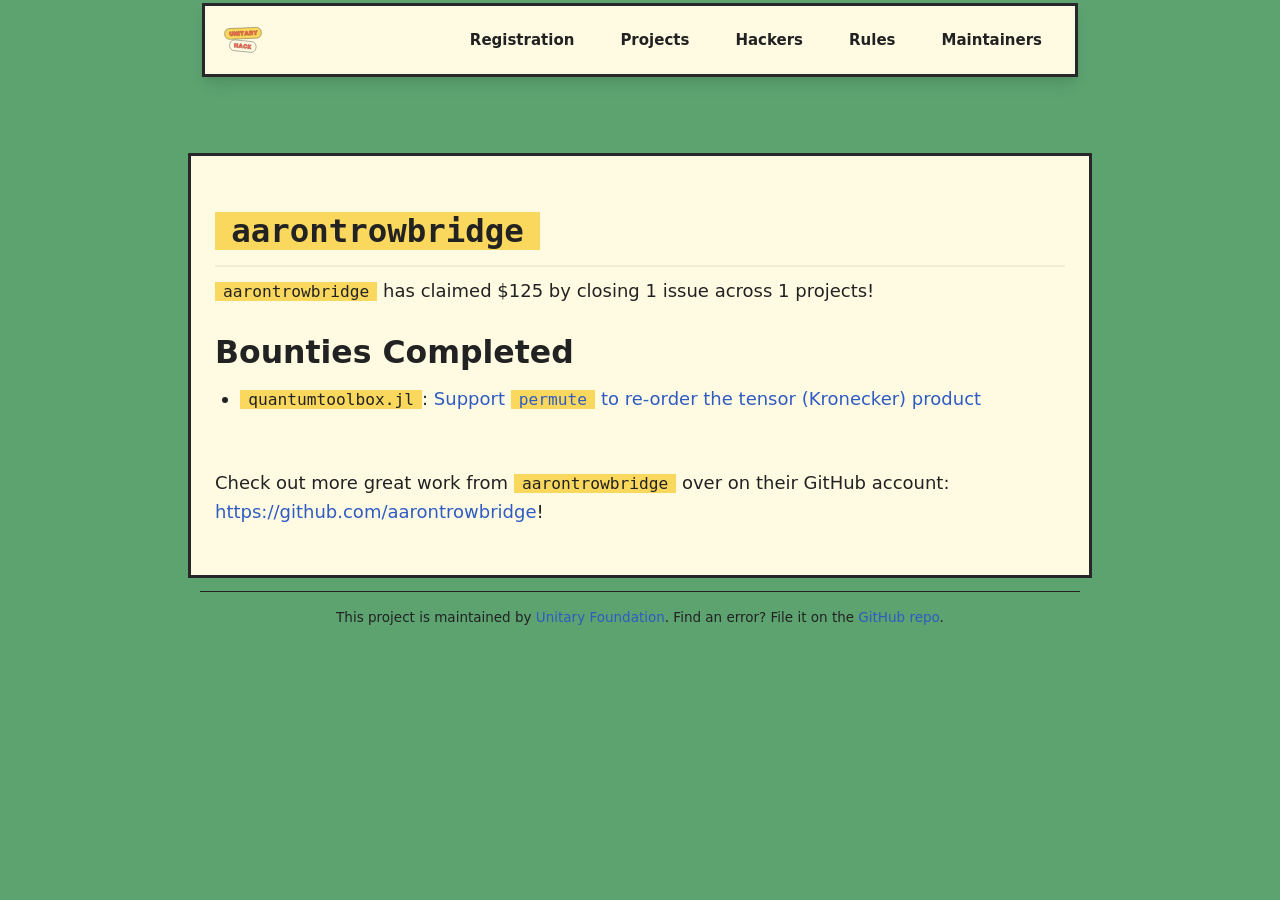
<file: hackers/aarontrowbridge/index.html>
<!doctype html><html data-enable-theme-switch="true" data-use-system-theme="false" data-default-theme="light" lang="en"><head><meta charset="utf-8"><meta name="viewport" content="width=device-width,initial-scale=1"><title>unitaryHACK 2025</title><meta name="description" content="An open source hackathon for the quantum technology community."><link rel="dns-prefetch" href="https://identity.netlify.com"><script async src="https://identity.netlify.com/v1/netlify-identity-widget.js"></script><link rel="preconnect" href="https://fonts.googleapis.com"><link rel="preconnect" href="https://fonts.gstatic.com" crossorigin><link rel="stylesheet" href="/assets/css/main.css"><script>// Initialize theme
    // Must run before page rendering to prevent flash
    const themeConfig = document.documentElement.dataset;
    const theme = localStorage.getItem('theme');

    if (theme) {
      themeConfig.theme = theme;
    } else {
      const defaultTheme = themeConfig.defaultTheme;
      const useSystemTheme = themeConfig.useSystemTheme === 'true';
      const prefersDark = window.matchMedia && window.matchMedia('(prefers-color-scheme: dark)').matches;

      themeConfig.theme = (useSystemTheme && prefersDark) ? 'dark' : defaultTheme;
    }</script><script defer="defer" src="/assets/js/main.bundle.js"></script></head><body><div class="wrapper-bg-wrapper"><div class="wrapper-bg"></div></div><header class="site-header"><div class="site-header__container"><span class="site-header__logo-container"><a class="site-header__logo" href="/" aria-label="Logo"><svg width="40" height="40" viewBox="0 0 40 40" fill="none" xmlns="http://www.w3.org/2000/svg"><rect x="1.45123" y="8.75376" width="36.6694" height="10.7585" rx="4.85" transform="rotate(-2.4644 1.45123 8.75376)" fill="#FAD85E" stroke="black" stroke-width="0.3"/><rect x="7.22567" y="19.4028" width="26.4961" height="10.7585" rx="4.85" transform="rotate(5.87081 7.22567 19.4028)" fill="#FFFBE3" stroke="black" stroke-width="0.3"/><path d="M6.33594 11.7336L7.74831 11.6732L7.84971 14.0682C7.85937 14.3241 7.90886 14.5197 7.9994 14.6549C8.08933 14.7901 8.21306 14.8547 8.3712 14.848C8.5221 14.842 8.63497 14.7678 8.70921 14.6259C8.78465 14.4847 8.81785 14.2855 8.80819 14.0296L8.70679 11.6346L10.1264 11.5742L10.2278 13.9692C10.255 14.6132 10.1101 15.1196 9.79323 15.4878C9.47756 15.8566 9.01703 16.054 8.41225 16.0793C7.80867 16.1047 7.33546 15.9477 6.99263 15.6061C6.6498 15.2651 6.4645 14.7726 6.43734 14.1286L6.33594 11.7336Z" fill="#FF6953"/><path d="M10.8768 15.9044L10.6934 11.5393L11.886 11.4886L13.1487 13.4611L13.0642 11.45L14.4838 11.3896L14.6673 15.7451L13.4746 15.7861L12.2047 13.8233L12.2892 15.8441L10.8768 15.9044Z" fill="#FF6953"/><path d="M16.4632 11.3047L16.6466 15.6601L15.2343 15.7205L15.0508 11.365L16.4632 11.3047Z" fill="#FF6953"/><path d="M20.8368 12.3379L19.6538 12.3886L19.7866 15.5272L18.3742 15.5876L18.2414 12.449L17.0487 12.4997L16.998 11.2829L20.7861 11.1211L20.8368 12.3379Z" fill="#FF6953"/><path d="M24.333 14.6995L22.8676 14.7623L22.6599 15.4093L21.291 15.4672L22.7372 11.0418L24.1665 10.9814L25.9627 15.2693L24.5866 15.3272L24.333 14.6995ZM23.9057 13.6734L23.5146 12.4928L23.208 13.7024L23.9057 13.6734Z" fill="#FF6953"/><path d="M29.5185 13.2335C29.842 13.4701 30.0146 13.8528 30.0376 14.3803L30.0665 15.095L28.7773 15.1505L28.7387 14.2524C28.7224 13.8697 28.5335 13.6536 28.1713 13.6053L27.6498 13.6271L27.715 15.194L26.3026 15.2543L26.1191 10.8989L28.42 10.8023C28.8962 10.7818 29.268 10.8862 29.5354 11.1162C29.804 11.3449 29.9482 11.6836 29.9676 12.1326C29.9881 12.6203 29.8384 12.9873 29.5185 13.2335ZM28.3017 12.5503C28.5799 12.5394 28.7151 12.426 28.7073 12.2099C28.6976 11.9896 28.5534 11.8852 28.2751 11.896L27.5774 11.925L27.6039 12.5793L28.3017 12.5503Z" fill="#FF6953"/><path d="M34.5184 10.5459L33.1978 13.1847L33.2726 14.9617L31.8506 15.0196L31.7757 13.2427L30.2402 10.7246L31.7299 10.6618L32.4348 12.0452L33.0288 10.6087L34.5184 10.5459Z" fill="#FF6953"/><path d="M6.33276 11.7309L7.74453 11.6711L7.84593 14.0673C7.8568 14.3239 7.90689 14.52 7.99743 14.6564C8.08797 14.7922 8.2111 14.8562 8.36803 14.8496C8.51892 14.8435 8.63239 14.7693 8.70784 14.6268C8.78329 14.4832 8.81588 14.2834 8.80502 14.0269L8.70362 11.6307L10.1232 11.5709L10.2246 13.9671C10.2518 14.6124 10.1069 15.1194 9.79006 15.4882C9.47438 15.8563 9.01506 16.0537 8.41088 16.0791C7.8067 16.1044 7.33229 15.9469 6.98885 15.6065C6.64602 15.2654 6.46072 14.7729 6.43356 14.1271L6.33276 11.7309ZM10.8741 15.9046L10.69 11.5377L11.8845 11.4876L13.1466 13.4601L13.0614 11.4466L14.4811 11.3868L14.6645 15.7447L13.4713 15.7863L12.2007 13.8229L12.2858 15.8455L10.8741 15.9046ZM16.4596 11.3029L16.6437 15.6614L15.2313 15.7211L15.0478 11.3627L16.4596 11.3029ZM20.8428 12.3405L19.6567 12.3906L19.7895 15.5286L18.3772 15.5883L18.245 12.4497L17.0517 12.5004L17.0004 11.2806L20.7909 11.1207L20.8428 12.3405ZM24.3302 14.6999L22.866 14.7614L22.6577 15.4073L21.2888 15.4652L22.7344 11.0386L24.1643 10.9782L25.9593 15.2685L24.5831 15.3264L24.3302 14.6999ZM23.9017 13.6702L23.5118 12.4902L23.2046 13.6998L23.9017 13.6702ZM29.515 13.232C29.8391 13.4692 30.0123 13.8519 30.0347 14.38L30.0648 15.0946L28.775 15.1495L28.737 14.2514C28.7207 13.8682 28.5311 13.6521 28.1684 13.6038L27.6451 13.6255L27.7115 15.1942L26.2997 15.254L26.1156 10.8955L28.4171 10.7984C28.8933 10.7784 29.2657 10.8835 29.5343 11.114C29.8029 11.3446 29.9465 11.6832 29.9652 12.1311C29.9858 12.6187 29.8355 12.9857 29.515 13.232ZM28.2982 12.5505C28.577 12.5391 28.7122 12.4256 28.7032 12.2101C28.6941 11.9892 28.5499 11.8854 28.2704 11.8969L27.5739 11.9264L27.601 12.5801L28.2982 12.5505ZM34.5168 10.5412L33.1968 13.1813L33.2722 14.9594L31.8514 15.0198L31.776 13.241L30.2375 10.7217L31.7283 10.6589L32.4327 12.0435L33.0272 10.604L34.5168 10.5412Z" stroke="black" stroke-width="0.171756"/><path d="M15.2098 23.3949L14.7486 27.731L13.3339 27.5789L13.5004 26.0193L12.5468 25.9203L12.3802 27.4799L10.9727 27.3302L11.4338 22.9941L12.8413 23.1438L12.6747 24.7035L13.6284 24.8025L13.795 23.2428L15.2098 23.3949Z" fill="#FF6953"/><path d="M18.2096 27.4558L16.7514 27.3013L16.452 27.9121L15.0879 27.7672L17.1714 23.6025L18.5935 23.7546L19.7379 28.2597L18.3665 28.1149L18.2096 27.4558ZM17.9392 26.3766L17.7243 25.1525L17.2439 26.3042L17.9392 26.3766Z" fill="#FF6953"/><path d="M22.7154 26.7436C22.6043 27.177 22.4015 27.378 22.107 27.3472C21.9265 27.3279 21.7955 27.2253 21.7134 27.0382C21.6313 26.8498 21.6072 26.5939 21.641 26.2704C21.676 25.9408 21.7533 25.6928 21.8728 25.5268C21.9935 25.3614 22.1438 25.2878 22.3243 25.3071C22.4558 25.3204 22.5633 25.3904 22.6454 25.5171C22.7287 25.6445 22.7769 25.8165 22.7902 26.0338L24.1736 25.959C24.1217 25.4169 23.9467 24.9836 23.6473 24.6601C23.3479 24.3353 22.9459 24.1458 22.4426 24.0927C21.8179 24.0269 21.3157 24.1699 20.936 24.5224C20.5576 24.8737 20.33 25.4073 20.2528 26.1231C20.1785 26.8347 20.2896 27.4039 20.586 27.83C20.8817 28.2568 21.3422 28.5024 21.9669 28.5688C22.4703 28.6219 22.9025 28.5205 23.2634 28.2646C23.6256 28.0075 23.8875 27.6212 24.0505 27.1058L22.7154 26.7436Z" fill="#FF6953"/><path d="M26.7422 29.0057L26.1627 27.6005L25.9044 27.9096L25.7982 28.9067L24.3906 28.757L24.8518 24.4209L26.2593 24.5706L26.112 25.9492L27.2299 24.672L28.6422 24.8241L27.1212 26.5286L28.2077 29.1626L26.7422 29.0057Z" fill="#FF6953"/><path d="M15.2069 23.3929L14.7458 27.7308L13.3328 27.5805L13.4988 26.0191L12.5446 25.9177L12.3786 27.4791L10.9728 27.3294L11.434 22.9921L12.8397 23.1412L12.6731 24.7039L13.628 24.8053L13.794 23.2426L15.2069 23.3929ZM18.2055 27.458L16.7485 27.3035L16.4467 27.9113L15.0844 27.7664L17.1674 23.6011L18.5906 23.7526L19.7338 28.2607L18.3637 28.1153L18.2055 27.458ZM17.9339 26.377L17.7221 25.1523L17.2398 26.3033L17.9339 26.377ZM22.7106 26.7439C22.6008 27.1767 22.398 27.3777 22.1022 27.3463C21.9236 27.327 21.7926 27.2244 21.7093 27.0379C21.6272 26.8502 21.6037 26.5943 21.6381 26.2701C21.6731 25.9406 21.7503 25.6937 21.8698 25.5283C21.9906 25.3624 22.1402 25.2887 22.3189 25.308C22.4523 25.3219 22.5603 25.3919 22.643 25.5175C22.7269 25.6436 22.7746 25.815 22.7861 26.0323L24.1719 25.9605C24.1182 25.4173 23.9419 24.9833 23.6432 24.6586C23.3444 24.3339 22.9442 24.1449 22.4408 24.0912C21.8161 24.0248 21.3139 24.1679 20.9337 24.5204C20.5546 24.8716 20.3265 25.4058 20.2504 26.1223C20.175 26.8339 20.2855 27.4031 20.5818 27.8292C20.8794 28.2559 21.3405 28.5022 21.9652 28.5686C22.468 28.6217 22.8995 28.5203 23.2599 28.2638C23.6208 28.0066 23.884 27.6203 24.05 27.1049L22.7106 26.7439ZM26.7425 29.0062L26.1631 27.6028L25.903 27.9076L25.7967 28.9054L24.3916 28.7557L24.8527 24.4184L26.2579 24.568L26.1112 25.9478L27.229 24.6713L28.6432 24.8216L27.1198 26.5291L28.2086 29.1619L26.7425 29.0062Z" stroke="black" stroke-width="0.171756"/></svg> </a></span><button class="site-header__mobile-nav" data-drawer-trigger="" aria-controls="drawer-name" aria-expanded="false"><span class="site-header__mobile-nav-label">Menu</span> <svg width="226" height="187" viewBox="0 0 226 187" fill="none" xmlns="http://www.w3.org/2000/svg"><path d="M0 0H225.311V22.8494H0V0Z" fill="currentColor"/><path d="M0 81.872H225.311V104.721H0V81.872Z" fill="currentColor"/><path d="M0 163.744H225.311V186.593H0V163.744Z" fill="currentColor"/></svg></button><nav class="site-header__nav"><ul class="site-header__items"><li class="site-header__item"><a class="site-header__link" href="/register/">Registration</a></li><li class="site-header__item"><a class="site-header__link" href="/projects/">Projects</a></li><li class="site-header__item"><a class="site-header__link" href="/hacker-guide/">Hackers</a></li><li class="site-header__item"><a class="site-header__link" href="/rules/">Rules</a></li><li class="site-header__item"><a class="site-header__link" href="/project-guide/">Maintainers</a></li></ul></nav></div></header><section class="drawer" id="drawer-name" data-drawer-target><div class="drawer__overlay" data-drawer-close tabindex="-1"></div><div class="drawer__wrapper"><div class="drawer__header"><button class="drawer__close" data-drawer-close aria-label="Close Drawer"><svg width="45" height="45" viewBox="0 0 45 45" fill="none" xmlns="http://www.w3.org/2000/svg"><path fill-rule="evenodd" clip-rule="evenodd" d="M0 3.84294L3.84294 0L22.4996 18.7131L41.2127 0L45 3.84294L26.3425 22.4996L45 41.2127L41.2127 45L22.4996 26.3425L3.84294 45L0 41.2127L18.7131 22.4996L0 3.84294Z" fill="currentColor"/></svg></button></div><div class="drawer__content"><ul class="drawer__nav"><li class="drawer__nav-item"><a href="/">Home</a></li><li class="drawer__nav-item"><a href="/register/">Registration</a></li><li class="drawer__nav-item"><a href="/projects/">Projects</a></li><li class="drawer__nav-item"><a href="/hacker-guide/">Hackers</a></li><li class="drawer__nav-item"><a href="/rules/">Rules</a></li><li class="drawer__nav-item"><a href="/project-guide/">Maintainers</a></li></ul></div></div></section><main><div class="page-container"><h1><code>aarontrowbridge</code></h1><hr><p><code>aarontrowbridge</code> has claimed $125 by closing 1 issue across 1 projects!</p><h2>Bounties Completed</h2><ul><li><code>quantumtoolbox.jl</code>: <a href="https://github.com/qutip/QuantumToolbox.jl/issues/95">Support <code>permute</code> to re-order the tensor (Kronecker) product</a></li></ul><br><p>Check out more great work from <code>aarontrowbridge</code> over on their GitHub account: <a href="https://github.com/aarontrowbridge">https://github.com/aarontrowbridge</a>!</p></div></main><footer class="site-footer"><small>This project is maintained by <a href="https://unitary.foundation">Unitary Foundation</a>. Find an error? File it on the <a href="https://github.com/unitaryfund/unitaryhack">GitHub repo</a>.</small></footer></body></html>
</file>
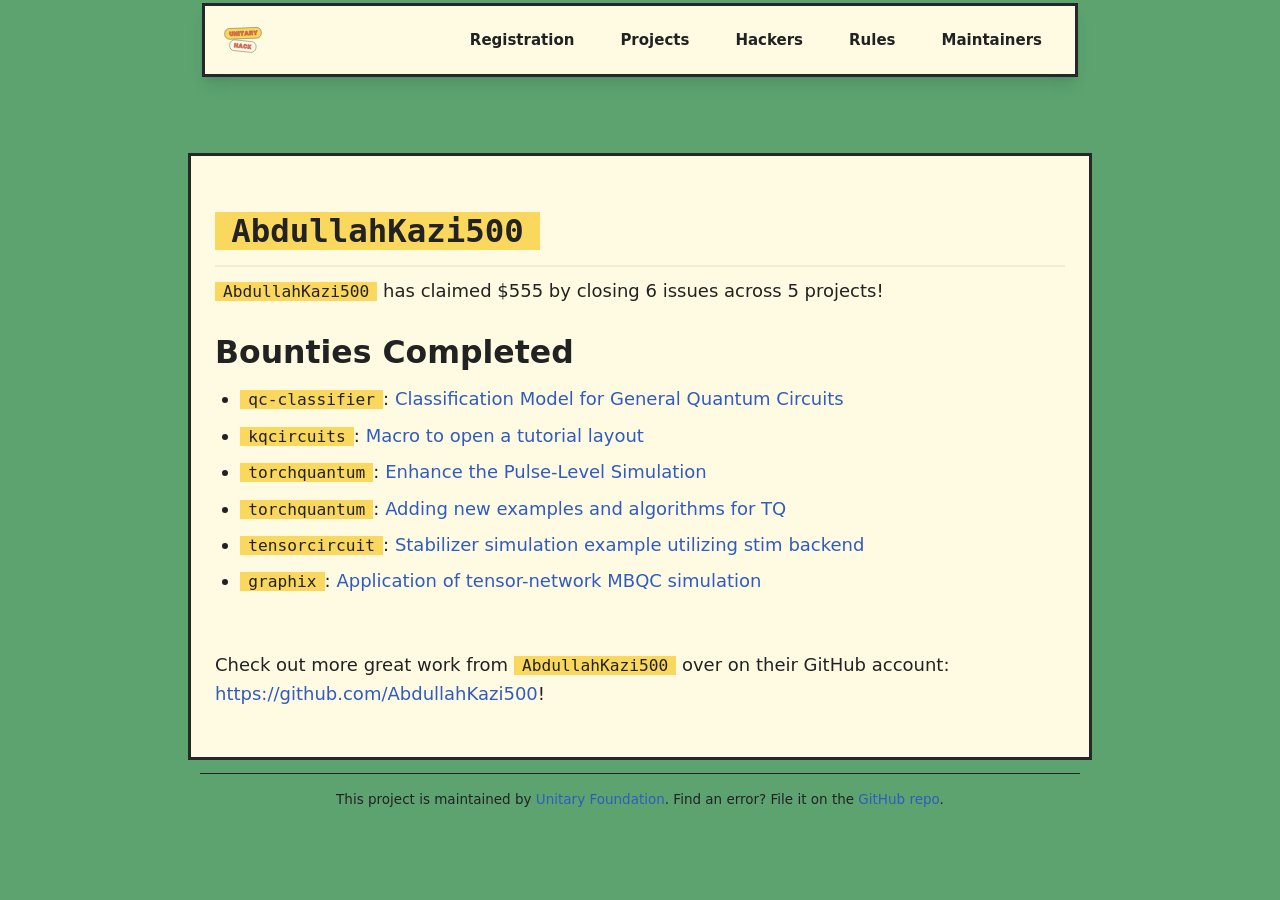
<file: hackers/abdullahkazi500/index.html>
<!doctype html><html data-enable-theme-switch="true" data-use-system-theme="false" data-default-theme="light" lang="en"><head><meta charset="utf-8"><meta name="viewport" content="width=device-width,initial-scale=1"><title>unitaryHACK 2025</title><meta name="description" content="An open source hackathon for the quantum technology community."><link rel="dns-prefetch" href="https://identity.netlify.com"><script async src="https://identity.netlify.com/v1/netlify-identity-widget.js"></script><link rel="preconnect" href="https://fonts.googleapis.com"><link rel="preconnect" href="https://fonts.gstatic.com" crossorigin><link rel="stylesheet" href="/assets/css/main.css"><script>// Initialize theme
    // Must run before page rendering to prevent flash
    const themeConfig = document.documentElement.dataset;
    const theme = localStorage.getItem('theme');

    if (theme) {
      themeConfig.theme = theme;
    } else {
      const defaultTheme = themeConfig.defaultTheme;
      const useSystemTheme = themeConfig.useSystemTheme === 'true';
      const prefersDark = window.matchMedia && window.matchMedia('(prefers-color-scheme: dark)').matches;

      themeConfig.theme = (useSystemTheme && prefersDark) ? 'dark' : defaultTheme;
    }</script><script defer="defer" src="/assets/js/main.bundle.js"></script></head><body><div class="wrapper-bg-wrapper"><div class="wrapper-bg"></div></div><header class="site-header"><div class="site-header__container"><span class="site-header__logo-container"><a class="site-header__logo" href="/" aria-label="Logo"><svg width="40" height="40" viewBox="0 0 40 40" fill="none" xmlns="http://www.w3.org/2000/svg"><rect x="1.45123" y="8.75376" width="36.6694" height="10.7585" rx="4.85" transform="rotate(-2.4644 1.45123 8.75376)" fill="#FAD85E" stroke="black" stroke-width="0.3"/><rect x="7.22567" y="19.4028" width="26.4961" height="10.7585" rx="4.85" transform="rotate(5.87081 7.22567 19.4028)" fill="#FFFBE3" stroke="black" stroke-width="0.3"/><path d="M6.33594 11.7336L7.74831 11.6732L7.84971 14.0682C7.85937 14.3241 7.90886 14.5197 7.9994 14.6549C8.08933 14.7901 8.21306 14.8547 8.3712 14.848C8.5221 14.842 8.63497 14.7678 8.70921 14.6259C8.78465 14.4847 8.81785 14.2855 8.80819 14.0296L8.70679 11.6346L10.1264 11.5742L10.2278 13.9692C10.255 14.6132 10.1101 15.1196 9.79323 15.4878C9.47756 15.8566 9.01703 16.054 8.41225 16.0793C7.80867 16.1047 7.33546 15.9477 6.99263 15.6061C6.6498 15.2651 6.4645 14.7726 6.43734 14.1286L6.33594 11.7336Z" fill="#FF6953"/><path d="M10.8768 15.9044L10.6934 11.5393L11.886 11.4886L13.1487 13.4611L13.0642 11.45L14.4838 11.3896L14.6673 15.7451L13.4746 15.7861L12.2047 13.8233L12.2892 15.8441L10.8768 15.9044Z" fill="#FF6953"/><path d="M16.4632 11.3047L16.6466 15.6601L15.2343 15.7205L15.0508 11.365L16.4632 11.3047Z" fill="#FF6953"/><path d="M20.8368 12.3379L19.6538 12.3886L19.7866 15.5272L18.3742 15.5876L18.2414 12.449L17.0487 12.4997L16.998 11.2829L20.7861 11.1211L20.8368 12.3379Z" fill="#FF6953"/><path d="M24.333 14.6995L22.8676 14.7623L22.6599 15.4093L21.291 15.4672L22.7372 11.0418L24.1665 10.9814L25.9627 15.2693L24.5866 15.3272L24.333 14.6995ZM23.9057 13.6734L23.5146 12.4928L23.208 13.7024L23.9057 13.6734Z" fill="#FF6953"/><path d="M29.5185 13.2335C29.842 13.4701 30.0146 13.8528 30.0376 14.3803L30.0665 15.095L28.7773 15.1505L28.7387 14.2524C28.7224 13.8697 28.5335 13.6536 28.1713 13.6053L27.6498 13.6271L27.715 15.194L26.3026 15.2543L26.1191 10.8989L28.42 10.8023C28.8962 10.7818 29.268 10.8862 29.5354 11.1162C29.804 11.3449 29.9482 11.6836 29.9676 12.1326C29.9881 12.6203 29.8384 12.9873 29.5185 13.2335ZM28.3017 12.5503C28.5799 12.5394 28.7151 12.426 28.7073 12.2099C28.6976 11.9896 28.5534 11.8852 28.2751 11.896L27.5774 11.925L27.6039 12.5793L28.3017 12.5503Z" fill="#FF6953"/><path d="M34.5184 10.5459L33.1978 13.1847L33.2726 14.9617L31.8506 15.0196L31.7757 13.2427L30.2402 10.7246L31.7299 10.6618L32.4348 12.0452L33.0288 10.6087L34.5184 10.5459Z" fill="#FF6953"/><path d="M6.33276 11.7309L7.74453 11.6711L7.84593 14.0673C7.8568 14.3239 7.90689 14.52 7.99743 14.6564C8.08797 14.7922 8.2111 14.8562 8.36803 14.8496C8.51892 14.8435 8.63239 14.7693 8.70784 14.6268C8.78329 14.4832 8.81588 14.2834 8.80502 14.0269L8.70362 11.6307L10.1232 11.5709L10.2246 13.9671C10.2518 14.6124 10.1069 15.1194 9.79006 15.4882C9.47438 15.8563 9.01506 16.0537 8.41088 16.0791C7.8067 16.1044 7.33229 15.9469 6.98885 15.6065C6.64602 15.2654 6.46072 14.7729 6.43356 14.1271L6.33276 11.7309ZM10.8741 15.9046L10.69 11.5377L11.8845 11.4876L13.1466 13.4601L13.0614 11.4466L14.4811 11.3868L14.6645 15.7447L13.4713 15.7863L12.2007 13.8229L12.2858 15.8455L10.8741 15.9046ZM16.4596 11.3029L16.6437 15.6614L15.2313 15.7211L15.0478 11.3627L16.4596 11.3029ZM20.8428 12.3405L19.6567 12.3906L19.7895 15.5286L18.3772 15.5883L18.245 12.4497L17.0517 12.5004L17.0004 11.2806L20.7909 11.1207L20.8428 12.3405ZM24.3302 14.6999L22.866 14.7614L22.6577 15.4073L21.2888 15.4652L22.7344 11.0386L24.1643 10.9782L25.9593 15.2685L24.5831 15.3264L24.3302 14.6999ZM23.9017 13.6702L23.5118 12.4902L23.2046 13.6998L23.9017 13.6702ZM29.515 13.232C29.8391 13.4692 30.0123 13.8519 30.0347 14.38L30.0648 15.0946L28.775 15.1495L28.737 14.2514C28.7207 13.8682 28.5311 13.6521 28.1684 13.6038L27.6451 13.6255L27.7115 15.1942L26.2997 15.254L26.1156 10.8955L28.4171 10.7984C28.8933 10.7784 29.2657 10.8835 29.5343 11.114C29.8029 11.3446 29.9465 11.6832 29.9652 12.1311C29.9858 12.6187 29.8355 12.9857 29.515 13.232ZM28.2982 12.5505C28.577 12.5391 28.7122 12.4256 28.7032 12.2101C28.6941 11.9892 28.5499 11.8854 28.2704 11.8969L27.5739 11.9264L27.601 12.5801L28.2982 12.5505ZM34.5168 10.5412L33.1968 13.1813L33.2722 14.9594L31.8514 15.0198L31.776 13.241L30.2375 10.7217L31.7283 10.6589L32.4327 12.0435L33.0272 10.604L34.5168 10.5412Z" stroke="black" stroke-width="0.171756"/><path d="M15.2098 23.3949L14.7486 27.731L13.3339 27.5789L13.5004 26.0193L12.5468 25.9203L12.3802 27.4799L10.9727 27.3302L11.4338 22.9941L12.8413 23.1438L12.6747 24.7035L13.6284 24.8025L13.795 23.2428L15.2098 23.3949Z" fill="#FF6953"/><path d="M18.2096 27.4558L16.7514 27.3013L16.452 27.9121L15.0879 27.7672L17.1714 23.6025L18.5935 23.7546L19.7379 28.2597L18.3665 28.1149L18.2096 27.4558ZM17.9392 26.3766L17.7243 25.1525L17.2439 26.3042L17.9392 26.3766Z" fill="#FF6953"/><path d="M22.7154 26.7436C22.6043 27.177 22.4015 27.378 22.107 27.3472C21.9265 27.3279 21.7955 27.2253 21.7134 27.0382C21.6313 26.8498 21.6072 26.5939 21.641 26.2704C21.676 25.9408 21.7533 25.6928 21.8728 25.5268C21.9935 25.3614 22.1438 25.2878 22.3243 25.3071C22.4558 25.3204 22.5633 25.3904 22.6454 25.5171C22.7287 25.6445 22.7769 25.8165 22.7902 26.0338L24.1736 25.959C24.1217 25.4169 23.9467 24.9836 23.6473 24.6601C23.3479 24.3353 22.9459 24.1458 22.4426 24.0927C21.8179 24.0269 21.3157 24.1699 20.936 24.5224C20.5576 24.8737 20.33 25.4073 20.2528 26.1231C20.1785 26.8347 20.2896 27.4039 20.586 27.83C20.8817 28.2568 21.3422 28.5024 21.9669 28.5688C22.4703 28.6219 22.9025 28.5205 23.2634 28.2646C23.6256 28.0075 23.8875 27.6212 24.0505 27.1058L22.7154 26.7436Z" fill="#FF6953"/><path d="M26.7422 29.0057L26.1627 27.6005L25.9044 27.9096L25.7982 28.9067L24.3906 28.757L24.8518 24.4209L26.2593 24.5706L26.112 25.9492L27.2299 24.672L28.6422 24.8241L27.1212 26.5286L28.2077 29.1626L26.7422 29.0057Z" fill="#FF6953"/><path d="M15.2069 23.3929L14.7458 27.7308L13.3328 27.5805L13.4988 26.0191L12.5446 25.9177L12.3786 27.4791L10.9728 27.3294L11.434 22.9921L12.8397 23.1412L12.6731 24.7039L13.628 24.8053L13.794 23.2426L15.2069 23.3929ZM18.2055 27.458L16.7485 27.3035L16.4467 27.9113L15.0844 27.7664L17.1674 23.6011L18.5906 23.7526L19.7338 28.2607L18.3637 28.1153L18.2055 27.458ZM17.9339 26.377L17.7221 25.1523L17.2398 26.3033L17.9339 26.377ZM22.7106 26.7439C22.6008 27.1767 22.398 27.3777 22.1022 27.3463C21.9236 27.327 21.7926 27.2244 21.7093 27.0379C21.6272 26.8502 21.6037 26.5943 21.6381 26.2701C21.6731 25.9406 21.7503 25.6937 21.8698 25.5283C21.9906 25.3624 22.1402 25.2887 22.3189 25.308C22.4523 25.3219 22.5603 25.3919 22.643 25.5175C22.7269 25.6436 22.7746 25.815 22.7861 26.0323L24.1719 25.9605C24.1182 25.4173 23.9419 24.9833 23.6432 24.6586C23.3444 24.3339 22.9442 24.1449 22.4408 24.0912C21.8161 24.0248 21.3139 24.1679 20.9337 24.5204C20.5546 24.8716 20.3265 25.4058 20.2504 26.1223C20.175 26.8339 20.2855 27.4031 20.5818 27.8292C20.8794 28.2559 21.3405 28.5022 21.9652 28.5686C22.468 28.6217 22.8995 28.5203 23.2599 28.2638C23.6208 28.0066 23.884 27.6203 24.05 27.1049L22.7106 26.7439ZM26.7425 29.0062L26.1631 27.6028L25.903 27.9076L25.7967 28.9054L24.3916 28.7557L24.8527 24.4184L26.2579 24.568L26.1112 25.9478L27.229 24.6713L28.6432 24.8216L27.1198 26.5291L28.2086 29.1619L26.7425 29.0062Z" stroke="black" stroke-width="0.171756"/></svg> </a></span><button class="site-header__mobile-nav" data-drawer-trigger="" aria-controls="drawer-name" aria-expanded="false"><span class="site-header__mobile-nav-label">Menu</span> <svg width="226" height="187" viewBox="0 0 226 187" fill="none" xmlns="http://www.w3.org/2000/svg"><path d="M0 0H225.311V22.8494H0V0Z" fill="currentColor"/><path d="M0 81.872H225.311V104.721H0V81.872Z" fill="currentColor"/><path d="M0 163.744H225.311V186.593H0V163.744Z" fill="currentColor"/></svg></button><nav class="site-header__nav"><ul class="site-header__items"><li class="site-header__item"><a class="site-header__link" href="/register/">Registration</a></li><li class="site-header__item"><a class="site-header__link" href="/projects/">Projects</a></li><li class="site-header__item"><a class="site-header__link" href="/hacker-guide/">Hackers</a></li><li class="site-header__item"><a class="site-header__link" href="/rules/">Rules</a></li><li class="site-header__item"><a class="site-header__link" href="/project-guide/">Maintainers</a></li></ul></nav></div></header><section class="drawer" id="drawer-name" data-drawer-target><div class="drawer__overlay" data-drawer-close tabindex="-1"></div><div class="drawer__wrapper"><div class="drawer__header"><button class="drawer__close" data-drawer-close aria-label="Close Drawer"><svg width="45" height="45" viewBox="0 0 45 45" fill="none" xmlns="http://www.w3.org/2000/svg"><path fill-rule="evenodd" clip-rule="evenodd" d="M0 3.84294L3.84294 0L22.4996 18.7131L41.2127 0L45 3.84294L26.3425 22.4996L45 41.2127L41.2127 45L22.4996 26.3425L3.84294 45L0 41.2127L18.7131 22.4996L0 3.84294Z" fill="currentColor"/></svg></button></div><div class="drawer__content"><ul class="drawer__nav"><li class="drawer__nav-item"><a href="/">Home</a></li><li class="drawer__nav-item"><a href="/register/">Registration</a></li><li class="drawer__nav-item"><a href="/projects/">Projects</a></li><li class="drawer__nav-item"><a href="/hacker-guide/">Hackers</a></li><li class="drawer__nav-item"><a href="/rules/">Rules</a></li><li class="drawer__nav-item"><a href="/project-guide/">Maintainers</a></li></ul></div></div></section><main><div class="page-container"><h1><code>AbdullahKazi500</code></h1><hr><p><code>AbdullahKazi500</code> has claimed $555 by closing 6 issues across 5 projects!</p><h2>Bounties Completed</h2><ul><li><code>qc-classifier</code>: <a href="https://github.com/dorahacksglobal/qc-classifier/issues/2">Classification Model for General Quantum Circuits</a></li><li><code>kqcircuits</code>: <a href="https://github.com/iqm-finland/KQCircuits/issues/90">Macro to open a tutorial layout</a></li><li><code>torchquantum</code>: <a href="https://github.com/mit-han-lab/torchquantum/issues/260">Enhance the Pulse-Level Simulation</a></li><li><code>torchquantum</code>: <a href="https://github.com/mit-han-lab/torchquantum/issues/264">Adding new examples and algorithms for TQ</a></li><li><code>tensorcircuit</code>: <a href="https://github.com/tencent-quantum-lab/tensorcircuit/issues/211">Stabilizer simulation example utilizing stim backend</a></li><li><code>graphix</code>: <a href="https://github.com/TeamGraphix/graphix/issues/136">Application of tensor-network MBQC simulation</a></li></ul><br><p>Check out more great work from <code>AbdullahKazi500</code> over on their GitHub account: <a href="https://github.com/AbdullahKazi500">https://github.com/AbdullahKazi500</a>!</p></div></main><footer class="site-footer"><small>This project is maintained by <a href="https://unitary.foundation">Unitary Foundation</a>. Find an error? File it on the <a href="https://github.com/unitaryfund/unitaryhack">GitHub repo</a>.</small></footer></body></html>
</file>
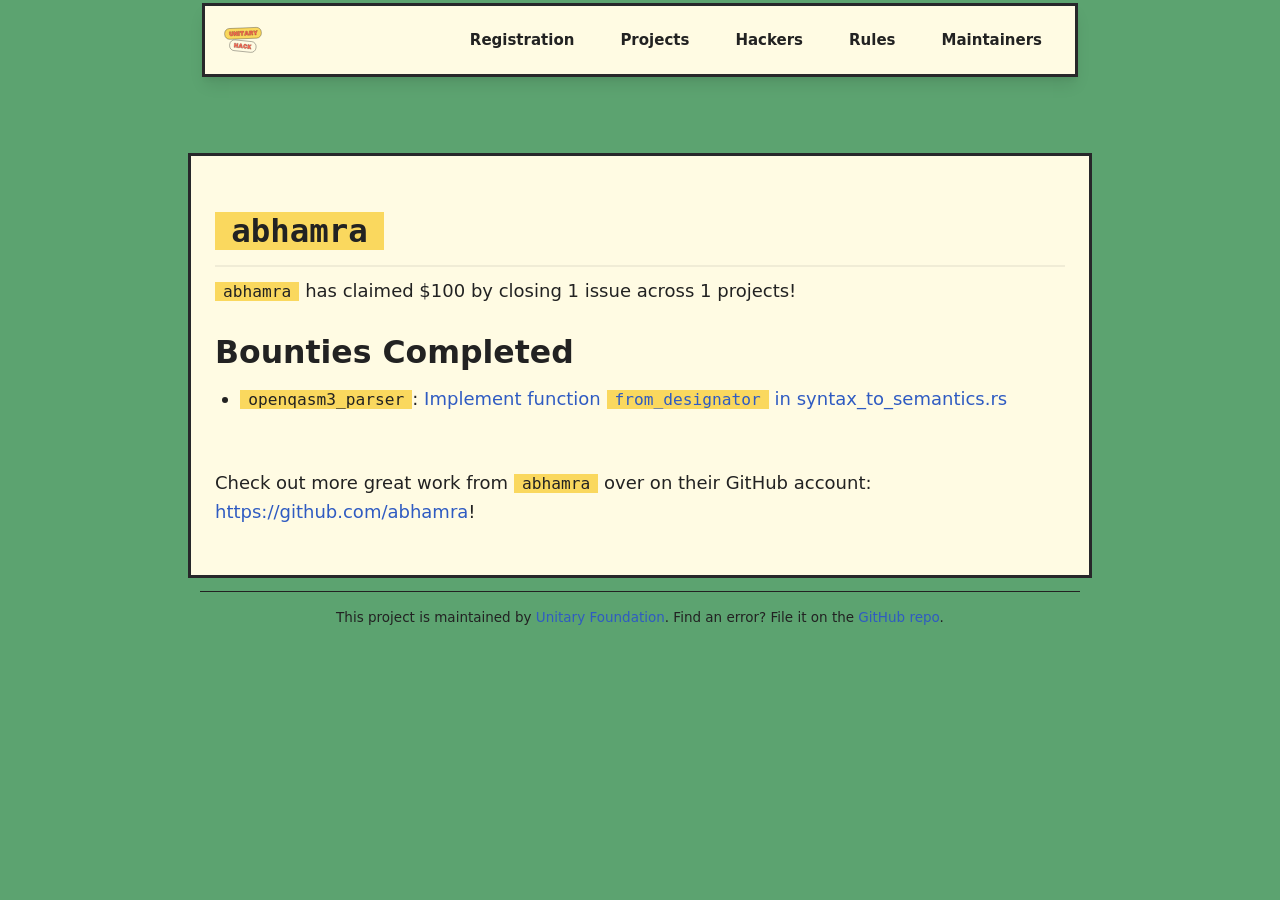
<file: hackers/abhamra/index.html>
<!doctype html><html data-enable-theme-switch="true" data-use-system-theme="false" data-default-theme="light" lang="en"><head><meta charset="utf-8"><meta name="viewport" content="width=device-width,initial-scale=1"><title>unitaryHACK 2025</title><meta name="description" content="An open source hackathon for the quantum technology community."><link rel="dns-prefetch" href="https://identity.netlify.com"><script async src="https://identity.netlify.com/v1/netlify-identity-widget.js"></script><link rel="preconnect" href="https://fonts.googleapis.com"><link rel="preconnect" href="https://fonts.gstatic.com" crossorigin><link rel="stylesheet" href="/assets/css/main.css"><script>// Initialize theme
    // Must run before page rendering to prevent flash
    const themeConfig = document.documentElement.dataset;
    const theme = localStorage.getItem('theme');

    if (theme) {
      themeConfig.theme = theme;
    } else {
      const defaultTheme = themeConfig.defaultTheme;
      const useSystemTheme = themeConfig.useSystemTheme === 'true';
      const prefersDark = window.matchMedia && window.matchMedia('(prefers-color-scheme: dark)').matches;

      themeConfig.theme = (useSystemTheme && prefersDark) ? 'dark' : defaultTheme;
    }</script><script defer="defer" src="/assets/js/main.bundle.js"></script></head><body><div class="wrapper-bg-wrapper"><div class="wrapper-bg"></div></div><header class="site-header"><div class="site-header__container"><span class="site-header__logo-container"><a class="site-header__logo" href="/" aria-label="Logo"><svg width="40" height="40" viewBox="0 0 40 40" fill="none" xmlns="http://www.w3.org/2000/svg"><rect x="1.45123" y="8.75376" width="36.6694" height="10.7585" rx="4.85" transform="rotate(-2.4644 1.45123 8.75376)" fill="#FAD85E" stroke="black" stroke-width="0.3"/><rect x="7.22567" y="19.4028" width="26.4961" height="10.7585" rx="4.85" transform="rotate(5.87081 7.22567 19.4028)" fill="#FFFBE3" stroke="black" stroke-width="0.3"/><path d="M6.33594 11.7336L7.74831 11.6732L7.84971 14.0682C7.85937 14.3241 7.90886 14.5197 7.9994 14.6549C8.08933 14.7901 8.21306 14.8547 8.3712 14.848C8.5221 14.842 8.63497 14.7678 8.70921 14.6259C8.78465 14.4847 8.81785 14.2855 8.80819 14.0296L8.70679 11.6346L10.1264 11.5742L10.2278 13.9692C10.255 14.6132 10.1101 15.1196 9.79323 15.4878C9.47756 15.8566 9.01703 16.054 8.41225 16.0793C7.80867 16.1047 7.33546 15.9477 6.99263 15.6061C6.6498 15.2651 6.4645 14.7726 6.43734 14.1286L6.33594 11.7336Z" fill="#FF6953"/><path d="M10.8768 15.9044L10.6934 11.5393L11.886 11.4886L13.1487 13.4611L13.0642 11.45L14.4838 11.3896L14.6673 15.7451L13.4746 15.7861L12.2047 13.8233L12.2892 15.8441L10.8768 15.9044Z" fill="#FF6953"/><path d="M16.4632 11.3047L16.6466 15.6601L15.2343 15.7205L15.0508 11.365L16.4632 11.3047Z" fill="#FF6953"/><path d="M20.8368 12.3379L19.6538 12.3886L19.7866 15.5272L18.3742 15.5876L18.2414 12.449L17.0487 12.4997L16.998 11.2829L20.7861 11.1211L20.8368 12.3379Z" fill="#FF6953"/><path d="M24.333 14.6995L22.8676 14.7623L22.6599 15.4093L21.291 15.4672L22.7372 11.0418L24.1665 10.9814L25.9627 15.2693L24.5866 15.3272L24.333 14.6995ZM23.9057 13.6734L23.5146 12.4928L23.208 13.7024L23.9057 13.6734Z" fill="#FF6953"/><path d="M29.5185 13.2335C29.842 13.4701 30.0146 13.8528 30.0376 14.3803L30.0665 15.095L28.7773 15.1505L28.7387 14.2524C28.7224 13.8697 28.5335 13.6536 28.1713 13.6053L27.6498 13.6271L27.715 15.194L26.3026 15.2543L26.1191 10.8989L28.42 10.8023C28.8962 10.7818 29.268 10.8862 29.5354 11.1162C29.804 11.3449 29.9482 11.6836 29.9676 12.1326C29.9881 12.6203 29.8384 12.9873 29.5185 13.2335ZM28.3017 12.5503C28.5799 12.5394 28.7151 12.426 28.7073 12.2099C28.6976 11.9896 28.5534 11.8852 28.2751 11.896L27.5774 11.925L27.6039 12.5793L28.3017 12.5503Z" fill="#FF6953"/><path d="M34.5184 10.5459L33.1978 13.1847L33.2726 14.9617L31.8506 15.0196L31.7757 13.2427L30.2402 10.7246L31.7299 10.6618L32.4348 12.0452L33.0288 10.6087L34.5184 10.5459Z" fill="#FF6953"/><path d="M6.33276 11.7309L7.74453 11.6711L7.84593 14.0673C7.8568 14.3239 7.90689 14.52 7.99743 14.6564C8.08797 14.7922 8.2111 14.8562 8.36803 14.8496C8.51892 14.8435 8.63239 14.7693 8.70784 14.6268C8.78329 14.4832 8.81588 14.2834 8.80502 14.0269L8.70362 11.6307L10.1232 11.5709L10.2246 13.9671C10.2518 14.6124 10.1069 15.1194 9.79006 15.4882C9.47438 15.8563 9.01506 16.0537 8.41088 16.0791C7.8067 16.1044 7.33229 15.9469 6.98885 15.6065C6.64602 15.2654 6.46072 14.7729 6.43356 14.1271L6.33276 11.7309ZM10.8741 15.9046L10.69 11.5377L11.8845 11.4876L13.1466 13.4601L13.0614 11.4466L14.4811 11.3868L14.6645 15.7447L13.4713 15.7863L12.2007 13.8229L12.2858 15.8455L10.8741 15.9046ZM16.4596 11.3029L16.6437 15.6614L15.2313 15.7211L15.0478 11.3627L16.4596 11.3029ZM20.8428 12.3405L19.6567 12.3906L19.7895 15.5286L18.3772 15.5883L18.245 12.4497L17.0517 12.5004L17.0004 11.2806L20.7909 11.1207L20.8428 12.3405ZM24.3302 14.6999L22.866 14.7614L22.6577 15.4073L21.2888 15.4652L22.7344 11.0386L24.1643 10.9782L25.9593 15.2685L24.5831 15.3264L24.3302 14.6999ZM23.9017 13.6702L23.5118 12.4902L23.2046 13.6998L23.9017 13.6702ZM29.515 13.232C29.8391 13.4692 30.0123 13.8519 30.0347 14.38L30.0648 15.0946L28.775 15.1495L28.737 14.2514C28.7207 13.8682 28.5311 13.6521 28.1684 13.6038L27.6451 13.6255L27.7115 15.1942L26.2997 15.254L26.1156 10.8955L28.4171 10.7984C28.8933 10.7784 29.2657 10.8835 29.5343 11.114C29.8029 11.3446 29.9465 11.6832 29.9652 12.1311C29.9858 12.6187 29.8355 12.9857 29.515 13.232ZM28.2982 12.5505C28.577 12.5391 28.7122 12.4256 28.7032 12.2101C28.6941 11.9892 28.5499 11.8854 28.2704 11.8969L27.5739 11.9264L27.601 12.5801L28.2982 12.5505ZM34.5168 10.5412L33.1968 13.1813L33.2722 14.9594L31.8514 15.0198L31.776 13.241L30.2375 10.7217L31.7283 10.6589L32.4327 12.0435L33.0272 10.604L34.5168 10.5412Z" stroke="black" stroke-width="0.171756"/><path d="M15.2098 23.3949L14.7486 27.731L13.3339 27.5789L13.5004 26.0193L12.5468 25.9203L12.3802 27.4799L10.9727 27.3302L11.4338 22.9941L12.8413 23.1438L12.6747 24.7035L13.6284 24.8025L13.795 23.2428L15.2098 23.3949Z" fill="#FF6953"/><path d="M18.2096 27.4558L16.7514 27.3013L16.452 27.9121L15.0879 27.7672L17.1714 23.6025L18.5935 23.7546L19.7379 28.2597L18.3665 28.1149L18.2096 27.4558ZM17.9392 26.3766L17.7243 25.1525L17.2439 26.3042L17.9392 26.3766Z" fill="#FF6953"/><path d="M22.7154 26.7436C22.6043 27.177 22.4015 27.378 22.107 27.3472C21.9265 27.3279 21.7955 27.2253 21.7134 27.0382C21.6313 26.8498 21.6072 26.5939 21.641 26.2704C21.676 25.9408 21.7533 25.6928 21.8728 25.5268C21.9935 25.3614 22.1438 25.2878 22.3243 25.3071C22.4558 25.3204 22.5633 25.3904 22.6454 25.5171C22.7287 25.6445 22.7769 25.8165 22.7902 26.0338L24.1736 25.959C24.1217 25.4169 23.9467 24.9836 23.6473 24.6601C23.3479 24.3353 22.9459 24.1458 22.4426 24.0927C21.8179 24.0269 21.3157 24.1699 20.936 24.5224C20.5576 24.8737 20.33 25.4073 20.2528 26.1231C20.1785 26.8347 20.2896 27.4039 20.586 27.83C20.8817 28.2568 21.3422 28.5024 21.9669 28.5688C22.4703 28.6219 22.9025 28.5205 23.2634 28.2646C23.6256 28.0075 23.8875 27.6212 24.0505 27.1058L22.7154 26.7436Z" fill="#FF6953"/><path d="M26.7422 29.0057L26.1627 27.6005L25.9044 27.9096L25.7982 28.9067L24.3906 28.757L24.8518 24.4209L26.2593 24.5706L26.112 25.9492L27.2299 24.672L28.6422 24.8241L27.1212 26.5286L28.2077 29.1626L26.7422 29.0057Z" fill="#FF6953"/><path d="M15.2069 23.3929L14.7458 27.7308L13.3328 27.5805L13.4988 26.0191L12.5446 25.9177L12.3786 27.4791L10.9728 27.3294L11.434 22.9921L12.8397 23.1412L12.6731 24.7039L13.628 24.8053L13.794 23.2426L15.2069 23.3929ZM18.2055 27.458L16.7485 27.3035L16.4467 27.9113L15.0844 27.7664L17.1674 23.6011L18.5906 23.7526L19.7338 28.2607L18.3637 28.1153L18.2055 27.458ZM17.9339 26.377L17.7221 25.1523L17.2398 26.3033L17.9339 26.377ZM22.7106 26.7439C22.6008 27.1767 22.398 27.3777 22.1022 27.3463C21.9236 27.327 21.7926 27.2244 21.7093 27.0379C21.6272 26.8502 21.6037 26.5943 21.6381 26.2701C21.6731 25.9406 21.7503 25.6937 21.8698 25.5283C21.9906 25.3624 22.1402 25.2887 22.3189 25.308C22.4523 25.3219 22.5603 25.3919 22.643 25.5175C22.7269 25.6436 22.7746 25.815 22.7861 26.0323L24.1719 25.9605C24.1182 25.4173 23.9419 24.9833 23.6432 24.6586C23.3444 24.3339 22.9442 24.1449 22.4408 24.0912C21.8161 24.0248 21.3139 24.1679 20.9337 24.5204C20.5546 24.8716 20.3265 25.4058 20.2504 26.1223C20.175 26.8339 20.2855 27.4031 20.5818 27.8292C20.8794 28.2559 21.3405 28.5022 21.9652 28.5686C22.468 28.6217 22.8995 28.5203 23.2599 28.2638C23.6208 28.0066 23.884 27.6203 24.05 27.1049L22.7106 26.7439ZM26.7425 29.0062L26.1631 27.6028L25.903 27.9076L25.7967 28.9054L24.3916 28.7557L24.8527 24.4184L26.2579 24.568L26.1112 25.9478L27.229 24.6713L28.6432 24.8216L27.1198 26.5291L28.2086 29.1619L26.7425 29.0062Z" stroke="black" stroke-width="0.171756"/></svg> </a></span><button class="site-header__mobile-nav" data-drawer-trigger="" aria-controls="drawer-name" aria-expanded="false"><span class="site-header__mobile-nav-label">Menu</span> <svg width="226" height="187" viewBox="0 0 226 187" fill="none" xmlns="http://www.w3.org/2000/svg"><path d="M0 0H225.311V22.8494H0V0Z" fill="currentColor"/><path d="M0 81.872H225.311V104.721H0V81.872Z" fill="currentColor"/><path d="M0 163.744H225.311V186.593H0V163.744Z" fill="currentColor"/></svg></button><nav class="site-header__nav"><ul class="site-header__items"><li class="site-header__item"><a class="site-header__link" href="/register/">Registration</a></li><li class="site-header__item"><a class="site-header__link" href="/projects/">Projects</a></li><li class="site-header__item"><a class="site-header__link" href="/hacker-guide/">Hackers</a></li><li class="site-header__item"><a class="site-header__link" href="/rules/">Rules</a></li><li class="site-header__item"><a class="site-header__link" href="/project-guide/">Maintainers</a></li></ul></nav></div></header><section class="drawer" id="drawer-name" data-drawer-target><div class="drawer__overlay" data-drawer-close tabindex="-1"></div><div class="drawer__wrapper"><div class="drawer__header"><button class="drawer__close" data-drawer-close aria-label="Close Drawer"><svg width="45" height="45" viewBox="0 0 45 45" fill="none" xmlns="http://www.w3.org/2000/svg"><path fill-rule="evenodd" clip-rule="evenodd" d="M0 3.84294L3.84294 0L22.4996 18.7131L41.2127 0L45 3.84294L26.3425 22.4996L45 41.2127L41.2127 45L22.4996 26.3425L3.84294 45L0 41.2127L18.7131 22.4996L0 3.84294Z" fill="currentColor"/></svg></button></div><div class="drawer__content"><ul class="drawer__nav"><li class="drawer__nav-item"><a href="/">Home</a></li><li class="drawer__nav-item"><a href="/register/">Registration</a></li><li class="drawer__nav-item"><a href="/projects/">Projects</a></li><li class="drawer__nav-item"><a href="/hacker-guide/">Hackers</a></li><li class="drawer__nav-item"><a href="/rules/">Rules</a></li><li class="drawer__nav-item"><a href="/project-guide/">Maintainers</a></li></ul></div></div></section><main><div class="page-container"><h1><code>abhamra</code></h1><hr><p><code>abhamra</code> has claimed $100 by closing 1 issue across 1 projects!</p><h2>Bounties Completed</h2><ul><li><code>openqasm3_parser</code>: <a href="https://github.com/Qiskit/openqasm3_parser/issues/170">Implement function <code>from_designator</code> in syntax_to_semantics.rs</a></li></ul><br><p>Check out more great work from <code>abhamra</code> over on their GitHub account: <a href="https://github.com/abhamra">https://github.com/abhamra</a>!</p></div></main><footer class="site-footer"><small>This project is maintained by <a href="https://unitary.foundation">Unitary Foundation</a>. Find an error? File it on the <a href="https://github.com/unitaryfund/unitaryhack">GitHub repo</a>.</small></footer></body></html>
</file>
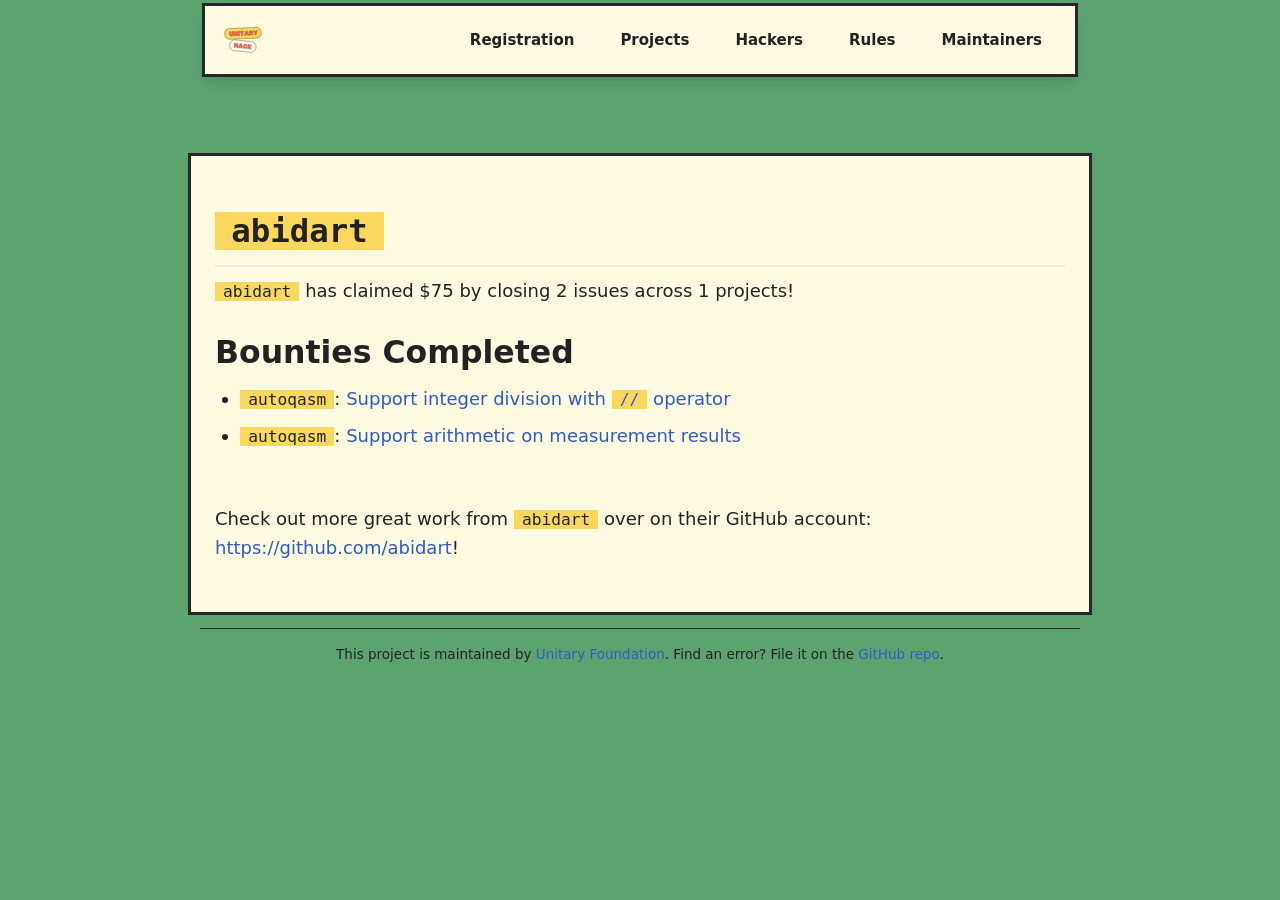
<file: hackers/abidart/index.html>
<!doctype html><html data-enable-theme-switch="true" data-use-system-theme="false" data-default-theme="light" lang="en"><head><meta charset="utf-8"><meta name="viewport" content="width=device-width,initial-scale=1"><title>unitaryHACK 2025</title><meta name="description" content="An open source hackathon for the quantum technology community."><link rel="dns-prefetch" href="https://identity.netlify.com"><script async src="https://identity.netlify.com/v1/netlify-identity-widget.js"></script><link rel="preconnect" href="https://fonts.googleapis.com"><link rel="preconnect" href="https://fonts.gstatic.com" crossorigin><link rel="stylesheet" href="/assets/css/main.css"><script>// Initialize theme
    // Must run before page rendering to prevent flash
    const themeConfig = document.documentElement.dataset;
    const theme = localStorage.getItem('theme');

    if (theme) {
      themeConfig.theme = theme;
    } else {
      const defaultTheme = themeConfig.defaultTheme;
      const useSystemTheme = themeConfig.useSystemTheme === 'true';
      const prefersDark = window.matchMedia && window.matchMedia('(prefers-color-scheme: dark)').matches;

      themeConfig.theme = (useSystemTheme && prefersDark) ? 'dark' : defaultTheme;
    }</script><script defer="defer" src="/assets/js/main.bundle.js"></script></head><body><div class="wrapper-bg-wrapper"><div class="wrapper-bg"></div></div><header class="site-header"><div class="site-header__container"><span class="site-header__logo-container"><a class="site-header__logo" href="/" aria-label="Logo"><svg width="40" height="40" viewBox="0 0 40 40" fill="none" xmlns="http://www.w3.org/2000/svg"><rect x="1.45123" y="8.75376" width="36.6694" height="10.7585" rx="4.85" transform="rotate(-2.4644 1.45123 8.75376)" fill="#FAD85E" stroke="black" stroke-width="0.3"/><rect x="7.22567" y="19.4028" width="26.4961" height="10.7585" rx="4.85" transform="rotate(5.87081 7.22567 19.4028)" fill="#FFFBE3" stroke="black" stroke-width="0.3"/><path d="M6.33594 11.7336L7.74831 11.6732L7.84971 14.0682C7.85937 14.3241 7.90886 14.5197 7.9994 14.6549C8.08933 14.7901 8.21306 14.8547 8.3712 14.848C8.5221 14.842 8.63497 14.7678 8.70921 14.6259C8.78465 14.4847 8.81785 14.2855 8.80819 14.0296L8.70679 11.6346L10.1264 11.5742L10.2278 13.9692C10.255 14.6132 10.1101 15.1196 9.79323 15.4878C9.47756 15.8566 9.01703 16.054 8.41225 16.0793C7.80867 16.1047 7.33546 15.9477 6.99263 15.6061C6.6498 15.2651 6.4645 14.7726 6.43734 14.1286L6.33594 11.7336Z" fill="#FF6953"/><path d="M10.8768 15.9044L10.6934 11.5393L11.886 11.4886L13.1487 13.4611L13.0642 11.45L14.4838 11.3896L14.6673 15.7451L13.4746 15.7861L12.2047 13.8233L12.2892 15.8441L10.8768 15.9044Z" fill="#FF6953"/><path d="M16.4632 11.3047L16.6466 15.6601L15.2343 15.7205L15.0508 11.365L16.4632 11.3047Z" fill="#FF6953"/><path d="M20.8368 12.3379L19.6538 12.3886L19.7866 15.5272L18.3742 15.5876L18.2414 12.449L17.0487 12.4997L16.998 11.2829L20.7861 11.1211L20.8368 12.3379Z" fill="#FF6953"/><path d="M24.333 14.6995L22.8676 14.7623L22.6599 15.4093L21.291 15.4672L22.7372 11.0418L24.1665 10.9814L25.9627 15.2693L24.5866 15.3272L24.333 14.6995ZM23.9057 13.6734L23.5146 12.4928L23.208 13.7024L23.9057 13.6734Z" fill="#FF6953"/><path d="M29.5185 13.2335C29.842 13.4701 30.0146 13.8528 30.0376 14.3803L30.0665 15.095L28.7773 15.1505L28.7387 14.2524C28.7224 13.8697 28.5335 13.6536 28.1713 13.6053L27.6498 13.6271L27.715 15.194L26.3026 15.2543L26.1191 10.8989L28.42 10.8023C28.8962 10.7818 29.268 10.8862 29.5354 11.1162C29.804 11.3449 29.9482 11.6836 29.9676 12.1326C29.9881 12.6203 29.8384 12.9873 29.5185 13.2335ZM28.3017 12.5503C28.5799 12.5394 28.7151 12.426 28.7073 12.2099C28.6976 11.9896 28.5534 11.8852 28.2751 11.896L27.5774 11.925L27.6039 12.5793L28.3017 12.5503Z" fill="#FF6953"/><path d="M34.5184 10.5459L33.1978 13.1847L33.2726 14.9617L31.8506 15.0196L31.7757 13.2427L30.2402 10.7246L31.7299 10.6618L32.4348 12.0452L33.0288 10.6087L34.5184 10.5459Z" fill="#FF6953"/><path d="M6.33276 11.7309L7.74453 11.6711L7.84593 14.0673C7.8568 14.3239 7.90689 14.52 7.99743 14.6564C8.08797 14.7922 8.2111 14.8562 8.36803 14.8496C8.51892 14.8435 8.63239 14.7693 8.70784 14.6268C8.78329 14.4832 8.81588 14.2834 8.80502 14.0269L8.70362 11.6307L10.1232 11.5709L10.2246 13.9671C10.2518 14.6124 10.1069 15.1194 9.79006 15.4882C9.47438 15.8563 9.01506 16.0537 8.41088 16.0791C7.8067 16.1044 7.33229 15.9469 6.98885 15.6065C6.64602 15.2654 6.46072 14.7729 6.43356 14.1271L6.33276 11.7309ZM10.8741 15.9046L10.69 11.5377L11.8845 11.4876L13.1466 13.4601L13.0614 11.4466L14.4811 11.3868L14.6645 15.7447L13.4713 15.7863L12.2007 13.8229L12.2858 15.8455L10.8741 15.9046ZM16.4596 11.3029L16.6437 15.6614L15.2313 15.7211L15.0478 11.3627L16.4596 11.3029ZM20.8428 12.3405L19.6567 12.3906L19.7895 15.5286L18.3772 15.5883L18.245 12.4497L17.0517 12.5004L17.0004 11.2806L20.7909 11.1207L20.8428 12.3405ZM24.3302 14.6999L22.866 14.7614L22.6577 15.4073L21.2888 15.4652L22.7344 11.0386L24.1643 10.9782L25.9593 15.2685L24.5831 15.3264L24.3302 14.6999ZM23.9017 13.6702L23.5118 12.4902L23.2046 13.6998L23.9017 13.6702ZM29.515 13.232C29.8391 13.4692 30.0123 13.8519 30.0347 14.38L30.0648 15.0946L28.775 15.1495L28.737 14.2514C28.7207 13.8682 28.5311 13.6521 28.1684 13.6038L27.6451 13.6255L27.7115 15.1942L26.2997 15.254L26.1156 10.8955L28.4171 10.7984C28.8933 10.7784 29.2657 10.8835 29.5343 11.114C29.8029 11.3446 29.9465 11.6832 29.9652 12.1311C29.9858 12.6187 29.8355 12.9857 29.515 13.232ZM28.2982 12.5505C28.577 12.5391 28.7122 12.4256 28.7032 12.2101C28.6941 11.9892 28.5499 11.8854 28.2704 11.8969L27.5739 11.9264L27.601 12.5801L28.2982 12.5505ZM34.5168 10.5412L33.1968 13.1813L33.2722 14.9594L31.8514 15.0198L31.776 13.241L30.2375 10.7217L31.7283 10.6589L32.4327 12.0435L33.0272 10.604L34.5168 10.5412Z" stroke="black" stroke-width="0.171756"/><path d="M15.2098 23.3949L14.7486 27.731L13.3339 27.5789L13.5004 26.0193L12.5468 25.9203L12.3802 27.4799L10.9727 27.3302L11.4338 22.9941L12.8413 23.1438L12.6747 24.7035L13.6284 24.8025L13.795 23.2428L15.2098 23.3949Z" fill="#FF6953"/><path d="M18.2096 27.4558L16.7514 27.3013L16.452 27.9121L15.0879 27.7672L17.1714 23.6025L18.5935 23.7546L19.7379 28.2597L18.3665 28.1149L18.2096 27.4558ZM17.9392 26.3766L17.7243 25.1525L17.2439 26.3042L17.9392 26.3766Z" fill="#FF6953"/><path d="M22.7154 26.7436C22.6043 27.177 22.4015 27.378 22.107 27.3472C21.9265 27.3279 21.7955 27.2253 21.7134 27.0382C21.6313 26.8498 21.6072 26.5939 21.641 26.2704C21.676 25.9408 21.7533 25.6928 21.8728 25.5268C21.9935 25.3614 22.1438 25.2878 22.3243 25.3071C22.4558 25.3204 22.5633 25.3904 22.6454 25.5171C22.7287 25.6445 22.7769 25.8165 22.7902 26.0338L24.1736 25.959C24.1217 25.4169 23.9467 24.9836 23.6473 24.6601C23.3479 24.3353 22.9459 24.1458 22.4426 24.0927C21.8179 24.0269 21.3157 24.1699 20.936 24.5224C20.5576 24.8737 20.33 25.4073 20.2528 26.1231C20.1785 26.8347 20.2896 27.4039 20.586 27.83C20.8817 28.2568 21.3422 28.5024 21.9669 28.5688C22.4703 28.6219 22.9025 28.5205 23.2634 28.2646C23.6256 28.0075 23.8875 27.6212 24.0505 27.1058L22.7154 26.7436Z" fill="#FF6953"/><path d="M26.7422 29.0057L26.1627 27.6005L25.9044 27.9096L25.7982 28.9067L24.3906 28.757L24.8518 24.4209L26.2593 24.5706L26.112 25.9492L27.2299 24.672L28.6422 24.8241L27.1212 26.5286L28.2077 29.1626L26.7422 29.0057Z" fill="#FF6953"/><path d="M15.2069 23.3929L14.7458 27.7308L13.3328 27.5805L13.4988 26.0191L12.5446 25.9177L12.3786 27.4791L10.9728 27.3294L11.434 22.9921L12.8397 23.1412L12.6731 24.7039L13.628 24.8053L13.794 23.2426L15.2069 23.3929ZM18.2055 27.458L16.7485 27.3035L16.4467 27.9113L15.0844 27.7664L17.1674 23.6011L18.5906 23.7526L19.7338 28.2607L18.3637 28.1153L18.2055 27.458ZM17.9339 26.377L17.7221 25.1523L17.2398 26.3033L17.9339 26.377ZM22.7106 26.7439C22.6008 27.1767 22.398 27.3777 22.1022 27.3463C21.9236 27.327 21.7926 27.2244 21.7093 27.0379C21.6272 26.8502 21.6037 26.5943 21.6381 26.2701C21.6731 25.9406 21.7503 25.6937 21.8698 25.5283C21.9906 25.3624 22.1402 25.2887 22.3189 25.308C22.4523 25.3219 22.5603 25.3919 22.643 25.5175C22.7269 25.6436 22.7746 25.815 22.7861 26.0323L24.1719 25.9605C24.1182 25.4173 23.9419 24.9833 23.6432 24.6586C23.3444 24.3339 22.9442 24.1449 22.4408 24.0912C21.8161 24.0248 21.3139 24.1679 20.9337 24.5204C20.5546 24.8716 20.3265 25.4058 20.2504 26.1223C20.175 26.8339 20.2855 27.4031 20.5818 27.8292C20.8794 28.2559 21.3405 28.5022 21.9652 28.5686C22.468 28.6217 22.8995 28.5203 23.2599 28.2638C23.6208 28.0066 23.884 27.6203 24.05 27.1049L22.7106 26.7439ZM26.7425 29.0062L26.1631 27.6028L25.903 27.9076L25.7967 28.9054L24.3916 28.7557L24.8527 24.4184L26.2579 24.568L26.1112 25.9478L27.229 24.6713L28.6432 24.8216L27.1198 26.5291L28.2086 29.1619L26.7425 29.0062Z" stroke="black" stroke-width="0.171756"/></svg> </a></span><button class="site-header__mobile-nav" data-drawer-trigger="" aria-controls="drawer-name" aria-expanded="false"><span class="site-header__mobile-nav-label">Menu</span> <svg width="226" height="187" viewBox="0 0 226 187" fill="none" xmlns="http://www.w3.org/2000/svg"><path d="M0 0H225.311V22.8494H0V0Z" fill="currentColor"/><path d="M0 81.872H225.311V104.721H0V81.872Z" fill="currentColor"/><path d="M0 163.744H225.311V186.593H0V163.744Z" fill="currentColor"/></svg></button><nav class="site-header__nav"><ul class="site-header__items"><li class="site-header__item"><a class="site-header__link" href="/register/">Registration</a></li><li class="site-header__item"><a class="site-header__link" href="/projects/">Projects</a></li><li class="site-header__item"><a class="site-header__link" href="/hacker-guide/">Hackers</a></li><li class="site-header__item"><a class="site-header__link" href="/rules/">Rules</a></li><li class="site-header__item"><a class="site-header__link" href="/project-guide/">Maintainers</a></li></ul></nav></div></header><section class="drawer" id="drawer-name" data-drawer-target><div class="drawer__overlay" data-drawer-close tabindex="-1"></div><div class="drawer__wrapper"><div class="drawer__header"><button class="drawer__close" data-drawer-close aria-label="Close Drawer"><svg width="45" height="45" viewBox="0 0 45 45" fill="none" xmlns="http://www.w3.org/2000/svg"><path fill-rule="evenodd" clip-rule="evenodd" d="M0 3.84294L3.84294 0L22.4996 18.7131L41.2127 0L45 3.84294L26.3425 22.4996L45 41.2127L41.2127 45L22.4996 26.3425L3.84294 45L0 41.2127L18.7131 22.4996L0 3.84294Z" fill="currentColor"/></svg></button></div><div class="drawer__content"><ul class="drawer__nav"><li class="drawer__nav-item"><a href="/">Home</a></li><li class="drawer__nav-item"><a href="/register/">Registration</a></li><li class="drawer__nav-item"><a href="/projects/">Projects</a></li><li class="drawer__nav-item"><a href="/hacker-guide/">Hackers</a></li><li class="drawer__nav-item"><a href="/rules/">Rules</a></li><li class="drawer__nav-item"><a href="/project-guide/">Maintainers</a></li></ul></div></div></section><main><div class="page-container"><h1><code>abidart</code></h1><hr><p><code>abidart</code> has claimed $75 by closing 2 issues across 1 projects!</p><h2>Bounties Completed</h2><ul><li><code>autoqasm</code>: <a href="https://github.com/amazon-braket/autoqasm/issues/9">Support integer division with <code>//</code> operator</a></li><li><code>autoqasm</code>: <a href="https://github.com/amazon-braket/autoqasm/issues/10">Support arithmetic on measurement results</a></li></ul><br><p>Check out more great work from <code>abidart</code> over on their GitHub account: <a href="https://github.com/abidart">https://github.com/abidart</a>!</p></div></main><footer class="site-footer"><small>This project is maintained by <a href="https://unitary.foundation">Unitary Foundation</a>. Find an error? File it on the <a href="https://github.com/unitaryfund/unitaryhack">GitHub repo</a>.</small></footer></body></html>
</file>
<file: assets/css/main.css>
/*! normalize.css v5.0.0 | MIT License | github.com/necolas/normalize.css */html{font-family:sans-serif;line-height:1.15}article,aside,footer,header,nav,section{display:block}h1{margin:.67em 0}figcaption,figure,main{display:block}figure{margin:1em 40px}hr{box-sizing:content-box;height:0;overflow:visible}pre{font-family:monospace,monospace;font-size:1em}a{background-color:transparent}a:active,a:hover{outline-width:0}abbr[title]{border-bottom:none;text-decoration:underline;-webkit-text-decoration:underline dotted;text-decoration:underline dotted}b,strong{font-weight:inherit;font-weight:bolder}code,kbd,samp{font-family:monospace,monospace;font-size:1em}dfn{font-style:italic}mark{background-color:#ff0;color:#000}small{font-size:80%}sub,sup{font-size:75%;line-height:0;position:relative;vertical-align:baseline}sub{bottom:-.25em}sup{top:-.5em}audio,video{display:inline-block}audio:not([controls]){display:none;height:0}img{border-style:none}svg:not(:root){overflow:hidden}button,input,optgroup,select,textarea{font-family:sans-serif;font-size:100%;line-height:1.15;margin:0}button,input{overflow:visible}button,select{text-transform:none}[type=reset],[type=submit],button,html [type=button]{-webkit-appearance:button;-moz-appearance:button;appearance:button}[type=button]::-moz-focus-inner,[type=reset]::-moz-focus-inner,[type=submit]::-moz-focus-inner,button::-moz-focus-inner{border-style:none;padding:0}[type=button]:-moz-focusring,[type=reset]:-moz-focusring,[type=submit]:-moz-focusring,button:-moz-focusring{outline:1px dotted ButtonText}fieldset{border:1px solid silver;margin:0 2px;padding:.35em .625em .75em}legend{box-sizing:border-box;color:inherit;display:table;max-width:100%;padding:0;white-space:normal}progress{display:inline-block;vertical-align:baseline}textarea{overflow:auto}[type=checkbox],[type=radio]{box-sizing:border-box;padding:0}[type=number]::-webkit-inner-spin-button,[type=number]::-webkit-outer-spin-button{height:auto}[type=search]{-webkit-appearance:textfield;-moz-appearance:textfield;appearance:textfield;outline-offset:-2px}[type=search]::-webkit-search-cancel-button,[type=search]::-webkit-search-decoration{-webkit-appearance:none;appearance:none}::-webkit-file-upload-button{-webkit-appearance:button;appearance:button;font:inherit}details,menu{display:block}summary{display:list-item}canvas{display:inline-block}[hidden],template{display:none}code[class*=language-],pre[class*=language-]{word-wrap:normal;color:#76d9e6;font-family:Menlo,Monaco,Courier New,monospace;font-size:16px;-webkit-hyphens:none;hyphens:none;-moz-tab-size:2;-o-tab-size:2;tab-size:2;text-shadow:none;white-space:pre;white-space:pre-wrap}pre>code[class*=language-]{font-size:1em}:not(pre)>code[class*=language-],pre[class*=language-]{background:#2a2a2a}pre[class*=language-]{border:1px solid #e1e1e8;border-radius:var(--border-radius);overflow:auto;padding:15px;position:relative}pre[class*=language-] code{display:block;white-space:pre}:not(pre)>code[class*=language-]{border:.13em solid #7a6652;border-radius:.3em;box-shadow:inset 1px 1px .3em -.1em #000;padding:.15em .2em .05em}.token.namespace{opacity:.7}.token.cdata,.token.comment,.token.doctype,.token.prolog{color:#6f705e}.token.boolean,.token.number,.token.operator{color:#a77afe}.language-css .token.string,.style .token.string,.token.attr-name,.token.entity,.token.string,.token.url{color:#e6d06c}.token.inserted,.token.selector{color:#a6e22d}.token.atrule,.token.attr-value,.token.deleted,.token.important,.token.keyword{color:#ef3b7d}.token.regex,.token.statement{color:#76d9e6}.token.placeholder,.token.variable{color:#fff}.token.bold,.token.important,.token.statement{font-weight:700}.token.punctuation{color:#bebec5}.token.entity{cursor:help}.token.italic{font-style:italic}code.language-markup{color:#f9f9f9}code.language-markup .token.tag{color:#ef3b7d}code.language-markup .token.attr-name{color:#a6e22d}code.language-markup .token.attr-value{color:#e6d06c}code.language-markup .token.script,code.language-markup .token.script .token.keyword,code.language-markup .token.style{color:#76d9e6}.line-highlight.line-highlight{background:hsla(0,0%,100%,.08);padding:0}.line-highlight.line-highlight:before,.line-highlight.line-highlight[data-end]:after{background-color:hsla(0,0%,100%,.4);box-shadow:0 1px 1px hsla(0,0%,100%,.7);color:#000;height:1em;line-height:1em;padding:.2em .5em}:root{--color-primary:#222;--color-secondary:#2f5bc2;--color-bg:#5ca370;--color-bg-secondary:#fad85e;--color-bg-accent:#aeb6e1;--color-bg-hover:#f3f4f6cc;--color-bg-tag:#ffff80;--color-bg-tag-hover:#d6d6d6;--color-bg-container:#fffbe3;--color-text:#222;--color-text-alt:#fff;--color-text-gray:#6b7280;--color-border:rgb(0 0 0/6%);--color-danger:#e03e3e;--font-family-base:InterVariable,ui-sans-serif,system-ui,-apple-system,BlinkMacSystemFont,Segoe UI,Roboto,Helvetica Neue,Arial,Noto Sans,sans-serif,Apple Color Emoji,Segoe UI Emoji,Segoe UI Symbol,Noto Color Emoji;--font-family-heading:var(--font-family-base);--site-width:850px;--header-height:66px;--header-height-lg:76px;--z-header:10;--border-radius:12px;--border-radius-sm:5px;--shadow:0 10px 15px -3px rgba(0,0,0,.1),0 4px 6px -2px rgb(0 0 0/5%);--color-link-dark:#d6d600;--color-link-dark:#0891b2;--color-bg-dark:#000;--color-bg-wrapper-bg-dark:#18181b;--color-bg-secondary-dark:#2a2a2b;--color-bg-accent-dark:#083344;--color-title-dark:#f4f4f5;--color-text-dark:#a1a1aa;--color-border-dark:#27272a}html{font-family:var(--font-family-base);font-size:62.5%;scroll-padding-top:100px}body{background-color:var(--color-bg);color:var(--color-text);display:flex;flex-direction:column;font-size:1.8rem;line-height:1.618;margin:0;min-height:100vh}:root[data-theme=dark] body{background-color:var(--color-bg-dark);color:var(--color-text-dark)}.wrapper-bg-wrapper{display:none}:root[data-theme=dark] .wrapper-bg-wrapper{display:flex;height:100%;justify-content:center;position:fixed;width:100%;z-index:-1}:root[data-theme=dark] .wrapper-bg-wrapper .wrapper-bg{background-color:var(--color-bg-wrapper-bg-dark);border-left:1px solid var(--color-bg-secondary-dark);border-right:1px solid var(--color-bg-secondary-dark);width:calc(var(--site-width) + 100px)}main{padding:var(--header-height) 13px 13px}@media (min-width:1024px){main{padding-top:var(--header-height-lg)}}footer{margin-top:auto}h1,h2,h3,h4,h5,h6{word-wrap:break-word;font-family:var(--font-family-heading);font-weight:800;line-height:1.1;margin-bottom:1.5rem;margin-top:3rem;overflow-wrap:break-word;-ms-word-break:break-all;word-break:break-word}h1:focus .header-anchor,h1:hover .header-anchor,h2:focus .header-anchor,h2:hover .header-anchor,h3:focus .header-anchor,h3:hover .header-anchor,h4:focus .header-anchor,h4:hover .header-anchor,h5:focus .header-anchor,h5:hover .header-anchor,h6:focus .header-anchor,h6:hover .header-anchor{border-bottom:none;opacity:1}:root[data-theme=dark] h1,:root[data-theme=dark] h2,:root[data-theme=dark] h3,:root[data-theme=dark] h4,:root[data-theme=dark] h5,:root[data-theme=dark] h6{color:var(--color-title-dark)}h1{font-size:2em}h2{font-size:1.75em}h3{font-size:1.5em}h4{font-size:1.25em}h5{font-size:1em}h6{font-size:.8em}p{margin-bottom:2.5rem;margin-top:0}small,sub,sup{font-size:75%}hr{border:none;border-bottom:2px solid var(--color-border)}:root[data-theme=dark] hr{border-color:var(--color-border-dark)}a{color:var(--color-secondary);text-decoration:none}:root[data-theme=dark] a{color:var(--color-link-dark)}a:hover{border-bottom:2px solid var(--color-secondary);color:var(--color-secondary)}:root[data-theme=dark] a:hover{border-color:var(--color-link-dark);color:var(--color-link-dark)}ul{margin-bottom:2.5rem;margin-top:0;padding-left:1.4em}li{margin-bottom:.4em}blockquote{background-color:var(--color-bg-secondary);border-left:5px solid var(--color-primary);margin-bottom:2.5rem;margin-left:0;margin-right:0;padding:.8em .8em .8em 1em}blockquote h1,blockquote h2,blockquote h3,blockquote h4,blockquote h5,blockquote h6{margin:.4em 0}blockquote p{margin-bottom:0}img,video{height:auto;margin-top:0;max-width:100%}pre{background-color:var(--color-bg-secondary);display:block;margin-bottom:2.5rem;margin-top:0;overflow-x:auto;padding:1em}:root[data-theme=dark] pre{background-color:var(--color-bg-secondary-dark)}code{background-color:var(--color-bg-secondary);font-size:.9em;padding:0 .5em;white-space:pre-wrap}:root[data-theme=dark] code{background-color:var(--color-bg-secondary-dark)}pre>code{background-color:transparent;padding:0;white-space:pre}table{border-collapse:collapse;text-align:justify;width:100%}td,th{border-bottom:1px solid var(--color-bg-secondary);padding:.5em}input,textarea{border:1px solid var(--color-text)}input:focus,textarea:focus{border:1px solid var(--color-primary)}textarea{max-width:100%;min-height:35px;width:100%}.btn,button,input[type=button],input[type=reset],input[type=submit]{background-color:var(--color-primary);border-radius:1px;box-sizing:border-box;color:var(--color-bg);cursor:pointer;display:inline-block;padding:5px 10px;text-align:center;text-decoration:none;white-space:nowrap}:root[data-theme=dark] .btn,:root[data-theme=dark] button,:root[data-theme=dark] input[type=button],:root[data-theme=dark] input[type=reset],:root[data-theme=dark] input[type=submit]{background-color:var(--color-link-dark);color:var(--color-title-dark)}.btn[disabled],button[disabled],input[type=button][disabled],input[type=reset][disabled],input[type=submit][disabled]{cursor:default;opacity:.5}.btn:focus:enabled,.btn:hover:enabled,button:focus:enabled,button:hover:enabled,input[type=button]:focus:enabled,input[type=button]:hover:enabled,input[type=reset]:focus:enabled,input[type=reset]:hover:enabled,input[type=submit]:focus:enabled,input[type=submit]:hover:enabled{outline:0}input,select,textarea{background-color:var(--color-bg-secondary);border:1px solid var(--color-bg-secondary);border-radius:4px;box-shadow:none;box-sizing:border-box;color:var(--color-text);font-family:var(--font-family-base);margin-bottom:10px;padding:6px 10px}input:focus,select:focus,textarea:focus{border:1px solid var(--color-primary);outline:0}:root[data-theme=dark] input,:root[data-theme=dark] select,:root[data-theme=dark] textarea{background-color:var(--color-bg-secondary-dark);border:1px solid var(--color-bg-secondary-dark);color:var(--color-text-dark)}input[type=checkbox]:focus{outline:1px dotted var(--color-primary)}fieldset,label,legend{display:block;font-weight:600;margin-bottom:.5rem}:root[data-theme=dark] fieldset,:root[data-theme=dark] label,:root[data-theme=dark] legend{color:var(--color-title-dark)}.announcement{background-color:#ffff75;color:#000;font-size:smaller;font-weight:600;margin:0;padding:5px;text-align:center}.page-container{background-color:var(--color-bg-container);border-color:var(--color-border-dark);border-style:solid;margin-left:auto;margin-right:auto;max-width:var(--site-width);padding:24px}.page-container img{display:flex;max-width:700px;width:100%}.page-margin{margin-left:auto;margin-right:auto;max-width:var(--site-width)}.shadow{box-shadow:var(--shadow)}.btn{background-color:var(--color-secondary);border:none;border-radius:var(--border-radius-sm);font-size:14px;padding:10px 15px;white-space:nowrap}.btn,.btn:focus,.btn:hover{color:var(--color-text-alt)}.btn:focus,.btn:hover{border:none;filter:brightness(90%)}.btn--sm{padding:6px 8px}.btn--outline{background-color:var(--color-bg);border:1px solid var(--color-border);color:var(--color-text)}:root[data-theme=dark] .btn--outline{background-color:var(--color-bg-secondary-dark);border-color:var(--color-bg-secondary-dark);color:var(--color-text-dark)}.btn--outline:focus,.btn--outline:hover{background-color:var(--color-bg);border:1px solid var(--color-secondary);color:var(--color-secondary);filter:none}:root[data-theme=dark] .btn--outline:focus,:root[data-theme=dark] .btn--outline:hover{background-color:var(--color-bg-wrapper-bg-dark);border:1px solid var(--color-bg-secondary-dark);color:var(--color-title-dark)}.btn--danger,.btn--danger:focus,.btn--danger:hover,:root[data-theme=dark] .btn--danger{background-color:var(--color-danger);color:var(--color-text-alt)}.btn--danger:focus,.btn--danger:hover{border:none;filter:brightness(90%)}:root[data-theme=dark] .btn--danger:focus,:root[data-theme=dark] .btn--danger:hover{color:var(--color-text-alt)}.header-anchor{float:left;font-size:.85em;margin-top:.125em;padding-right:.23em}@media (min-width:1024px){.header-anchor{margin-left:-.87em;opacity:0}}.home-page{margin:0 auto 60px;max-width:var(--site-width);padding:0 20px 20px}@media (min-width:1024px){.home-page{padding:20px 40px}}.home-page__bg-square{display:none}@media (min-width:1024px){.home-page__bg-square{background-color:var(--color-bg-accent);border-radius:var(--border-radius);bottom:auto;display:block;height:100%;left:auto;max-height:60%;max-width:35%;min-width:300px;position:absolute;right:0;top:95px;width:100%;z-index:-1}:root[data-theme=dark] .home-page__bg-square{background-color:var(--color-bg-accent-dark)}}.hero{-moz-column-gap:0;column-gap:0;display:grid;grid-auto-columns:1fr;grid-template-rows:auto auto;margin:30px auto;max-width:1100px;padding:0 50px 50px}@media (min-width:1024px){.hero{grid-template-columns:3fr 3fr;margin:50px auto;row-gap:20px}}.hero__col{display:flex;flex-direction:column;justify-content:center}.hero__image{border-radius:var(--border-radius);max-width:300px;transition:filter .4s ease-out}@media (min-width:1024px){.hero__image{margin-bottom:0}.hero__title{color:var(--color-bg-secondary);font-size:3em;margin-top:0;text-shadow:-2px 0 #000,0 2px #000,2px 0 #000,0 -2px #000}}.hero__body{font-size:1.2em;margin-bottom:1rem}.hero__body,.hero__body>:first-child{margin-top:0}.list-header{align-items:center;display:flex;gap:20px;justify-content:space-between;margin-bottom:20px;padding-top:20px}:root[data-theme=dark] .list-header{border-top:1px solid var(--color-border-dark)}.list-header__title{margin:0}.uhack{align-items:left;background-color:var(--color-bg-container);border-color:var(--color-border-dark);border-style:solid;display:flex;flex-direction:column;padding:24px}.button-reg{align-items:center;background-color:#fad85e;border-color:var(--color-border-dark);border-radius:24px;border-style:solid;color:#000;display:inline-block;font-size:smaller;font-weight:600;padding:8px 20px;text-align:center;text-decoration:none;width:-moz-fit-content;width:fit-content}.button-reg:hover{background-color:#000;color:#fad85e;padding:8px 20px 9px}.article-card{border-radius:var(--border-radius);margin-top:20px;padding:4px 6px}.article-card:hover{background-color:var(--color-bg-hover);color:var(--color-text)}:root[data-theme=dark] .article-card:hover{background-color:var(--color-bg-secondary-dark)}.article-card--tags{border-bottom:2px solid var(--color-border);border-radius:0}:root[data-theme=dark] .article-card--tags{border-bottom:2px solid var(--color-border-dark)}.article-card--tags:last-child{border-bottom:none}.article-card--tags:hover,:root[data-theme=dark] .article-card--tags:hover{background-color:transparent}.article-card__link,.article-card__link:hover{color:var(--color-text)}.article-card--tags .article-card__link:hover{color:var(--color-secondary)}.article-card__title{margin:5px 0}.article-card__summary{color:var(--color-text-gray);margin-bottom:0}:root[data-theme=dark] .article-card__summary{color:var(--color-text-dark)}.tag-list,.tag-list--no-wrap{display:flex;flex-wrap:wrap}.tag-list--no-wrap{align-items:center;border-bottom:2px solid var(--color-border);padding:40px 0 30px}@media (min-width:1024px){.tag-list--no-wrap{flex-wrap:nowrap;justify-content:space-between}}.tag-list__title{line-height:1.4em;margin-bottom:20px;margin-right:20px;margin-top:0;width:100%}@media (min-width:1024px){.tag-list__title{margin-bottom:0}}.tag{border-radius:var(--border-radius-sm);color:var(--color-secondary);font-size:13px;font-weight:500;margin:10px 10px 0 0;padding:6px 8px;white-space:nowrap}.tag:hover{border:none}.tag:first-child{margin-left:0}:root[data-theme=dark] .tag{background-color:var(--color-bg-secondary-dark);color:var(--color-link-dark)}.pagination__list{align-items:center;display:flex;gap:25px;justify-content:center;list-style:none;margin:0}.pagination__link{color:var(--color-text)}.pagination__link[aria-current]{color:var(--color-secondary)}.contact-form__submit{display:block}.project-grid{display:grid;gap:40px;grid-template-columns:repeat(1,1fr);margin:40px 0}@media (min-width:1024px){.project-grid{grid-template-columns:repeat(2,1fr)}}.project-container{background-color:var(--color-bg-container);border-color:var(--color-border-dark);border-style:solid;box-shadow:var(--shadow);display:block;display:flex;flex-direction:column;justify-content:top;padding:15px 25px}:root[data-theme=dark] .project-container{background-color:var(--color-bg-secondary-dark)}.project-card{background-color:var(--color-bg-container);border-color:var(--color-border-dark);border-style:solid;box-shadow:var(--shadow);display:block;display:flex;flex-direction:column;justify-content:top;padding:15px 25px}:root[data-theme=dark] .project-card{background-color:var(--color-bg-secondary-dark)}.project-card:hover{transform:scale(1.1)}.project-card__title{color:var(--color-text)}:root[data-theme=dark] .project-card__title{color:var(--color-title-dark)}:root[data-theme=dark] .project-card__title:hover{border-color:var(--color-link-dark);color:var(--color-link-dark)}.project-card__tag{background-color:var(--color-bg-secondary);color:var(--color-text)}:root[data-theme=dark] .project-card__tag{background-color:var(--color-bg-wrapper-bg-dark);color:var(--color-text-alt)}.project-card__tag:hover{color:var(--color-text);filter:brightness(90%)}:root[data-theme=dark] .project-card__tag:hover{color:var(--color-text-alt);filter:brightness(90%)}.project-card__emoji{margin-right:8px}.bounty-right{float:right;font-size:.7em;font-weight:400}.completion-emoji{font-size:var(--font-size-emoji);margin:8px;vertical-align:middle}img[alt=Dev]{width:80px}img[alt=Dev]:hover{filter:brightness(120%)}img[alt=Stable]{width:98px}img[alt=Stable]:hover{filter:brightness(120%)}img[alt=Build-Status]{width:170px}img[alt=Build-Status]:hover{filter:brightness(120%)}img[alt=Coverage]{width:141px}img[alt=Coverage]:hover{filter:brightness(120%)}img[alt=DOI]{width:240px}img[alt=DOI]:hover{filter:brightness(120%)}.bounties .tag{border-radius:0;font-size:1.8rem;font-weight:400;padding:0}.bounties .tag:hover{border-bottom:2px solid var(--color-secondary);color:var(--color-secondary)}:root[data-theme=dark] .bounties .tag:hover{border-color:var(--color-link-dark);color:var(--color-link-dark)}.tag.bounty-open:hover{border-bottom:2px solid;color:#0c4ce7}.tag.bounty-closed{color:#b3b3b3}.tag.bounty-closed:hover{border-bottom:2px solid;color:grey}.badges{display:flex;flex-wrap:wrap}.badge{padding:10px}.hr{background-color:var(--color-primary);border:1px solid var(--color-primary);color:var(--color-primary);height:1px;margin-bottom:4px;width:96%}.site-header{border-top:0;position:flex;width:100%;z-index:var(--z-header)}:root[data-theme=dark] .site-header{border-color:var(--color-bg-accent-dark)}.site-header__container{align-items:center;background-color:var(--color-bg-container);border-color:var(--color-border-dark);border-style:solid;box-shadow:var(--shadow);display:flex;flex-wrap:wrap;justify-content:space-between;margin:3px 12px 0;padding:8px 10px}@media (min-width:1024px){.site-header__container{margin:3px auto 0;max-width:var(--site-width)}}:root[data-theme=dark] .site-header__container{background-color:var(--color-bg-secondary-dark)}.site-header__logo-container{font-weight:700;margin:0}.site-header__logo{align-items:center;border-radius:var(--border-radius-sm);color:var(--color-text);display:flex;height:30px;justify-content:center;padding:6px 8px;width:30px}@media (min-width:1024px){.site-header__logo{height:40px;width:40px}}.site-header__logo:hover{background-color:var(--color-bg-secondary);border-bottom:none;color:var(--color-text)}:root[data-theme=dark] .site-header__logo:hover{background-color:var(--color-bg-wrapper-bg-dark);color:var(--color-title-dark)}:root[data-theme=dark] .site-header__logo{color:var(--color-title-dark)}.site-header__nav{display:none;margin-top:15px;width:100%}@media (min-width:1024px){.site-header__nav{display:block;margin-top:0;width:auto}}.site-header__mobile-nav{align-items:center;background:none;border:none;color:var(--color-text);display:flex;transition:opacity .2s ease}.site-header__mobile-nav:hover{opacity:.8}.site-header__mobile-nav svg{height:auto;width:20px}@media (min-width:1024px){.site-header__mobile-nav{display:none}}:root[data-theme=dark] .site-header__mobile-nav{background-color:var(--color-bg-secondary-dark);color:var(--color-text-dark)}.site-header__mobile-nav-label{margin-right:12px}.site-header__items{align-items:center;display:flex;flex-wrap:wrap;justify-content:center;list-style:none;margin:0;padding:0}.site-header__item{font-size:14px;font-weight:550;margin:0 6px}@media (min-width:1024px){.site-header__item{font-size:15px;margin:0 15px}}.site-header__link{align-items:center;border-radius:var(--border-radius-sm);color:var(--color-text);display:flex;padding:6px 8px}.site-header__link:hover{background-color:var(--color-bg-secondary);border-bottom:none;color:var(--color-text)}:root[data-theme=dark] .site-header__link:hover{background-color:var(--color-bg-wrapper-bg-dark);color:var(--color-title-dark)}.site-header__link[aria-current]{background-color:var(--color-bg-secondary);color:var(--color-text)}:root[data-theme=dark] .site-header__link[aria-current]{background-color:var(--color-bg-wrapper-bg-dark);color:var(--color-title-dark)}:root[data-theme=dark] .site-header__link{color:var(--color-title-dark)}.site-header__link--theme-switch{background:none;border:none}:root[data-theme=dark] .site-header__link--theme-switch{background:none}.site-footer{align-items:center;border-top:1px solid var(--color-primary);display:flex;flex-wrap:wrap;justify-content:center;padding:15px;width:100%}@media (min-width:1024px){.site-footer{margin:0 auto;max-width:var(--site-width)}}.drawer{display:none}.drawer__overlay{background-color:#000;bottom:0;left:0;opacity:0;position:fixed;right:0;top:0;transition:opacity .3s;-webkit-user-select:none;-moz-user-select:none;user-select:none;width:100%;will-change:opacity;z-index:200}.drawer__header{align-items:center;border-bottom:1px solid var(--color-border);display:flex;justify-content:flex-end;padding:2.5rem}:root[data-theme=dark] .drawer__header{border-bottom:1px solid var(--color-border-dark)}.drawer__close{align-items:center;background-color:transparent;border:none;color:var(--color-text);cursor:pointer;display:flex;flex-shrink:0;height:18px;margin:0 0 0 1rem;padding:0;width:18px}.drawer__close svg{width:100%}:root[data-theme=dark] .drawer__close{background-color:transparent;color:var(--color-text-dark)}.drawer__wrapper{background-color:#fff;bottom:0;box-shadow:0 2px 6px #777;display:flex;flex-direction:column;height:100%;max-width:340px;overflow:auto;position:fixed;right:0;top:0;transform:translate3d(103%,0,0);transition:transform .3s;width:100%;will-change:transform;z-index:9999}:root[data-theme=dark] .drawer__wrapper{background-color:var(--color-bg-wrapper-bg-dark);box-shadow:none}.drawer__content{flex-grow:1;height:100%;overflow-x:hidden;overflow-y:auto;padding:1.5rem;position:relative}.drawer--left .drawer__wrapper{left:0;right:auto;transform:translate3d(-100%,0,0)}.drawer.is-active{display:block}.drawer.is-visible .drawer__wrapper{transform:translateZ(0)}.drawer.is-visible .drawer__overlay{opacity:.5}.drawer__nav{list-style:none;padding-left:0}.drawer__nav-item{border-bottom:1px solid var(--color-border);font-size:1.75em;font-weight:700;margin:0;padding:15px 0}:root[data-theme=dark] .drawer__nav-item{border-bottom:1px solid var(--color-border-dark)}
</file>
